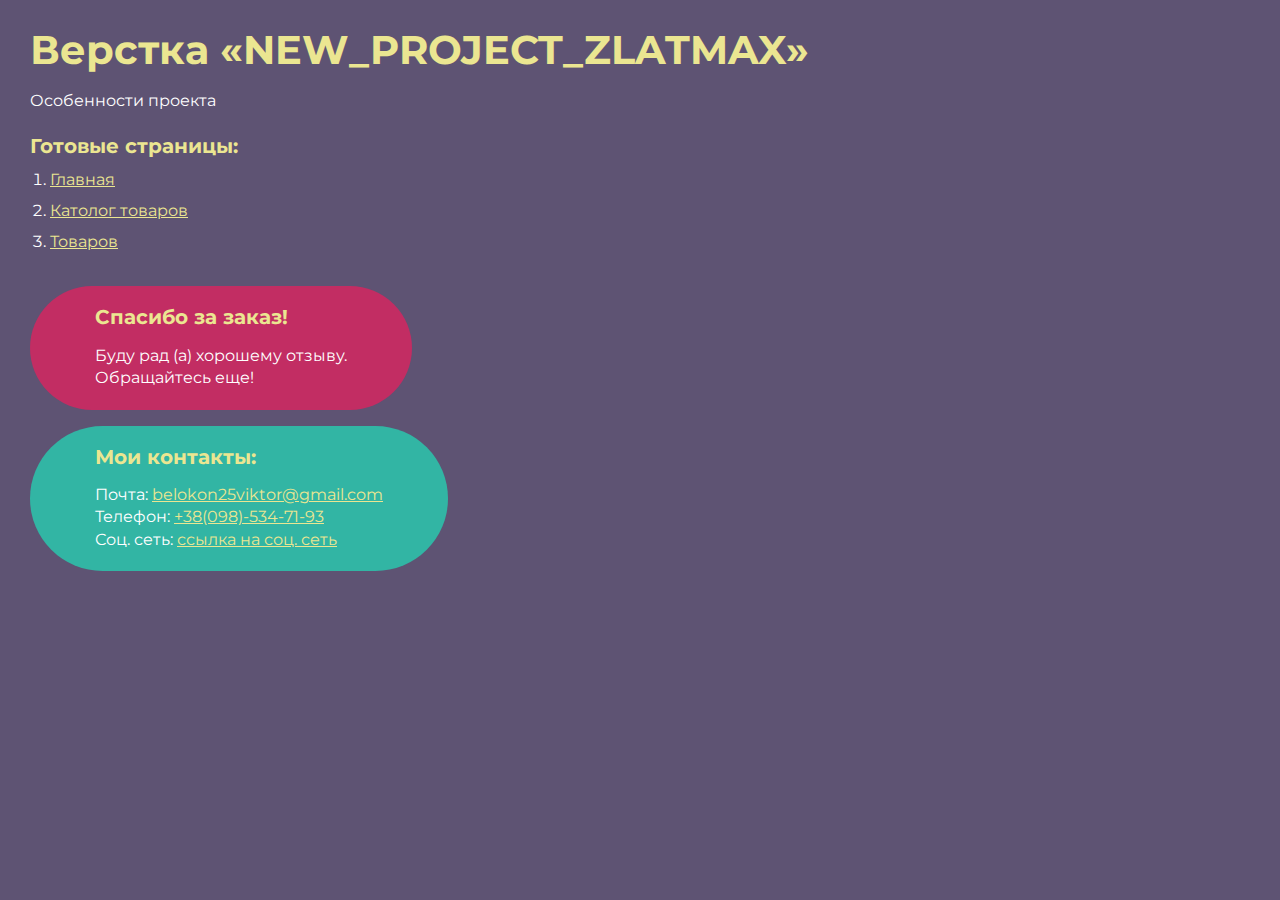
<file: index.html>
<!DOCTYPE html>
<html>

<head>
   <meta charset="UTF-8">
   <meta name="viewport" content="width=device-width, initial-scale=1.0">
   <title>Верстка «NEW_PROJECT_NAME»</title>
</head>

<body>
   <div class="rootpage">
      <h1>Верстка «NEW_PROJECT_ZLATMAX»</h1>
      <div class="rootpage__info">
         Особенности проекта
      </div>
      <h2>Готовые страницы:</h2>
      <ol class="rootpage__list">
         <li><a target="_blank" href="home.html">Главная</a></li>
         <li><a target="_blank" href="catalog.html">Католог товаров</a></li>
         <li><a target="_blank" href="product.html">Товаров</a></li>
      </ol>
<!--       <h2>Попапы:</h2>
      <ol class="rootpage__list">
         <li><a target="_blank" href="home.html#"></a></li>
      </ol> -->
      <div class="rootpage__tnx">
         <h2>Спасибо за заказ!</h2>
         <p>Буду рад (а) хорошему отзыву.</p>
         <p>Обращайтесь еще!</p>
      </div>
      <div class="rootpage__contacts">
         <h2>Мои контакты:</h2>
         <p>Почта: <a href="belokon25viktor@gmail.com">belokon25viktor@gmail.com</a></p>
         <p>Телефон: <a href="tel:380985347193">+38(098)-534-71-93</a></p>
         <p>Соц. сеть: <a href="">ссылка на соц. сеть</a></p>
      </div>
   </div>
</body>
<style>
   @charset "UTF-8";
   @import url("https://fonts.googleapis.com/css?family=Montserrat:regular,700&display=swap");

   *,
   *::before,
   *::after {
      padding: 0px;
      margin: 0px;
      border: 0px;
      box-sizing: border-box;
   }

   html,
   body {
      height: 100%;
      margin: 0;
      padding: 0;
      min-width: 320px;
      width: 100%;
      color: #fff;
      background-color: #5e5373;
   }

   body {
      font-family: Montserrat;
      font-size: 100%;
      line-height: 1;
      font-size: 1rem;
   }

   a {
      text-decoration: underline;
      color: #ebe691
   }

   a:visited {
      text-decoration: underline;
      color: #aaa768;
   }

   a:hover {
      text-decoration: none;
   }

   ul li {
      list-style: none;
   }

   img {
      vertical-align: top;
   }

   .wrapper {
      width: 100%;
      min-height: 100%;
      overflow: hidden;
   }

   .rootpage {
      padding: 30px;
      display: flex;
      flex-direction: column;
      align-items: flex-start;
   }

   @media (max-width: 767px) {
      .rootpage {
         padding: 30px 15px;
      }
   }

   h1 {
      color: #ebe691;
      font-size: 2.5rem;
      margin: 0px 0px 1.25rem 0px;
   }

   @media (max-width: 767px) {
      h1 {
         font-size: 1.85rem;
         margin: 0px 0px 1.25rem 0px;
      }
   }

   h2 {
      color: #ebe691;
      font-size: 1.25rem;
      margin: 0px 0px 1rem 0px;
   }

   @media (max-width: 767px) {
      h2 {
         font-size: 1.125rem;
         margin: 0px 0px 1rem 0px;
      }
   }

   .rootpage__info {
      line-height: 140%;
      margin: 0px 0px 1.5rem 0px;
   }

   .rootpage__list {
      margin: 0px 0px 2.25rem 1.25rem;
   }

   .rootpage__list li:not(:last-child) {
      margin: 0px 0px 15px 0px;
   }

   .rootpage__contacts,
   .rootpage__tnx {
      border-radius: 200px;
      padding: 20px 65px;
      line-height: 140%;
   }

   @media (max-width: 767px) {

      .rootpage__contacts,
      .rootpage__tnx {
         border-radius: 40px;
         padding: 20px;
      }
   }

   .rootpage__contacts {
      background: #32b5a4;

   }

   .rootpage__contacts a {
      color: #ebe691;
   }

   .rootpage__tnx {
      background: #c22d63;
      margin: 0px 0px 1rem 0px;
   }
</style>

</html>
</file>
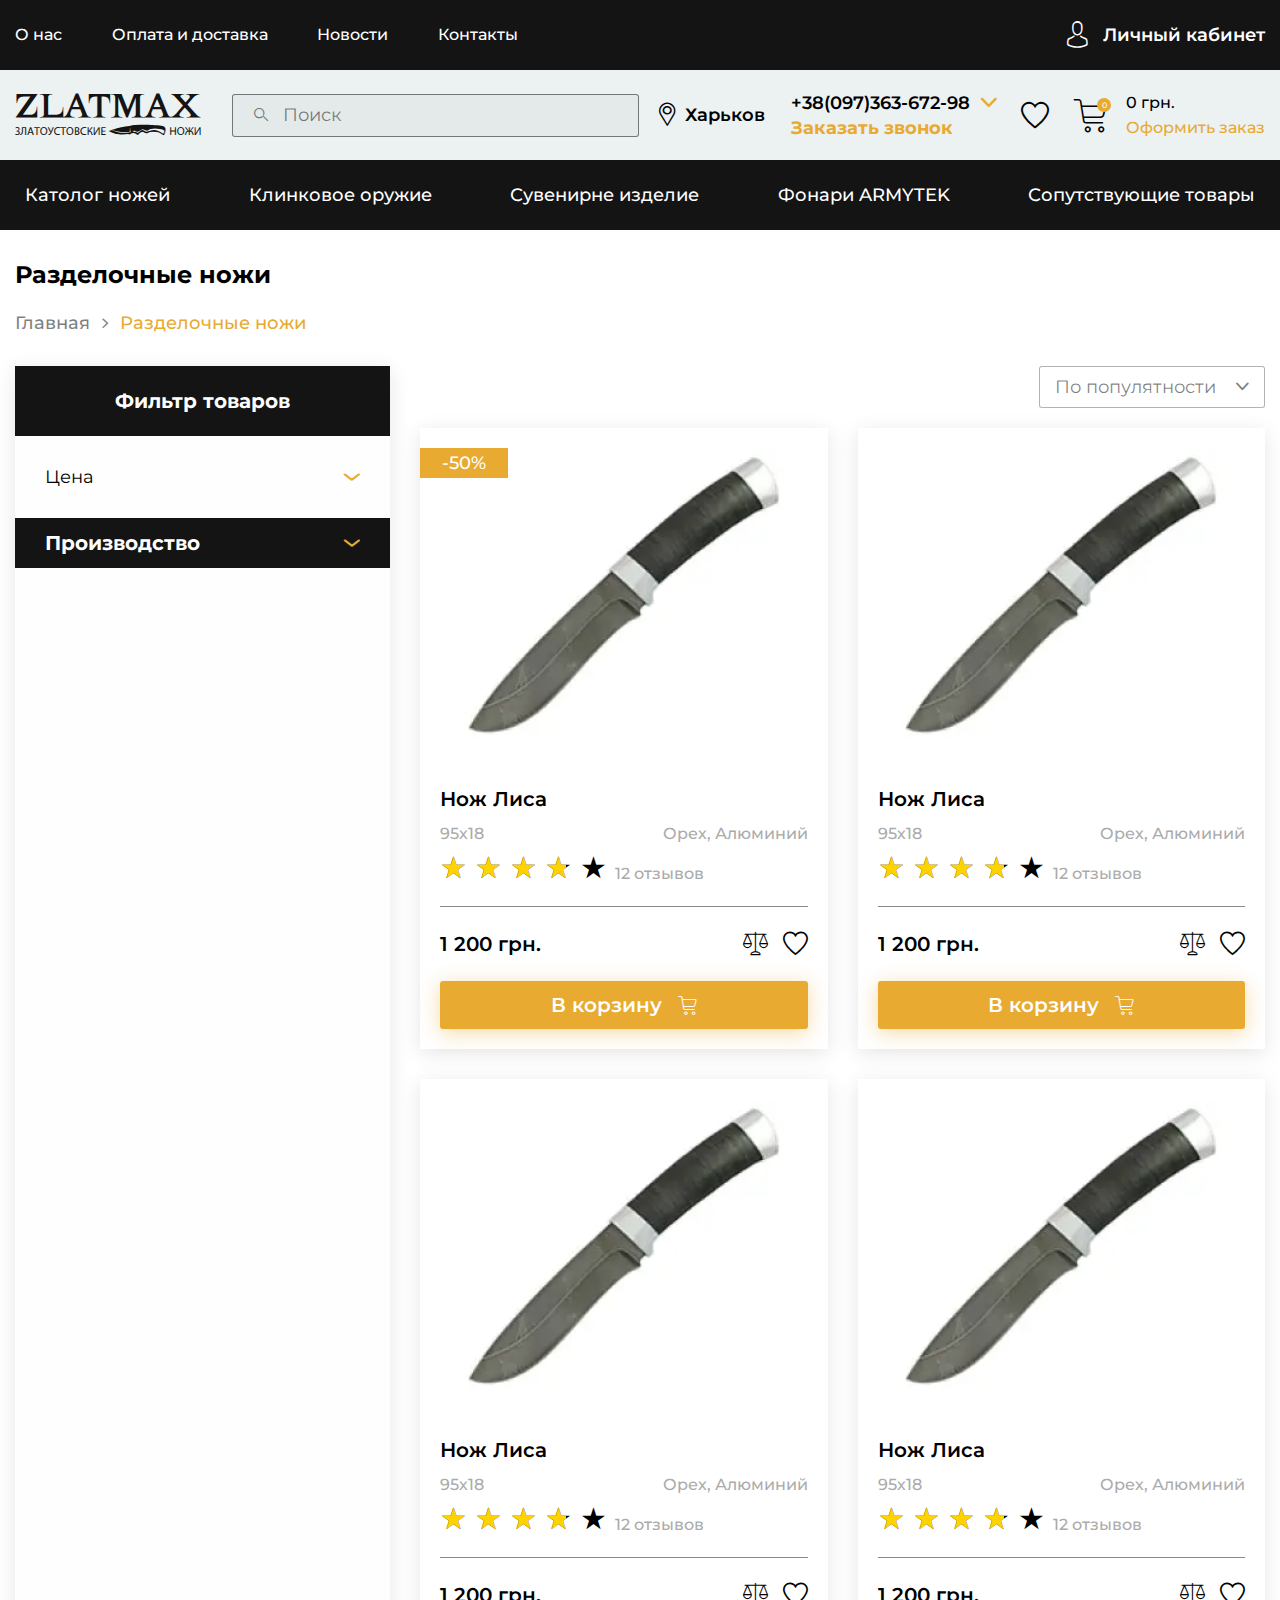
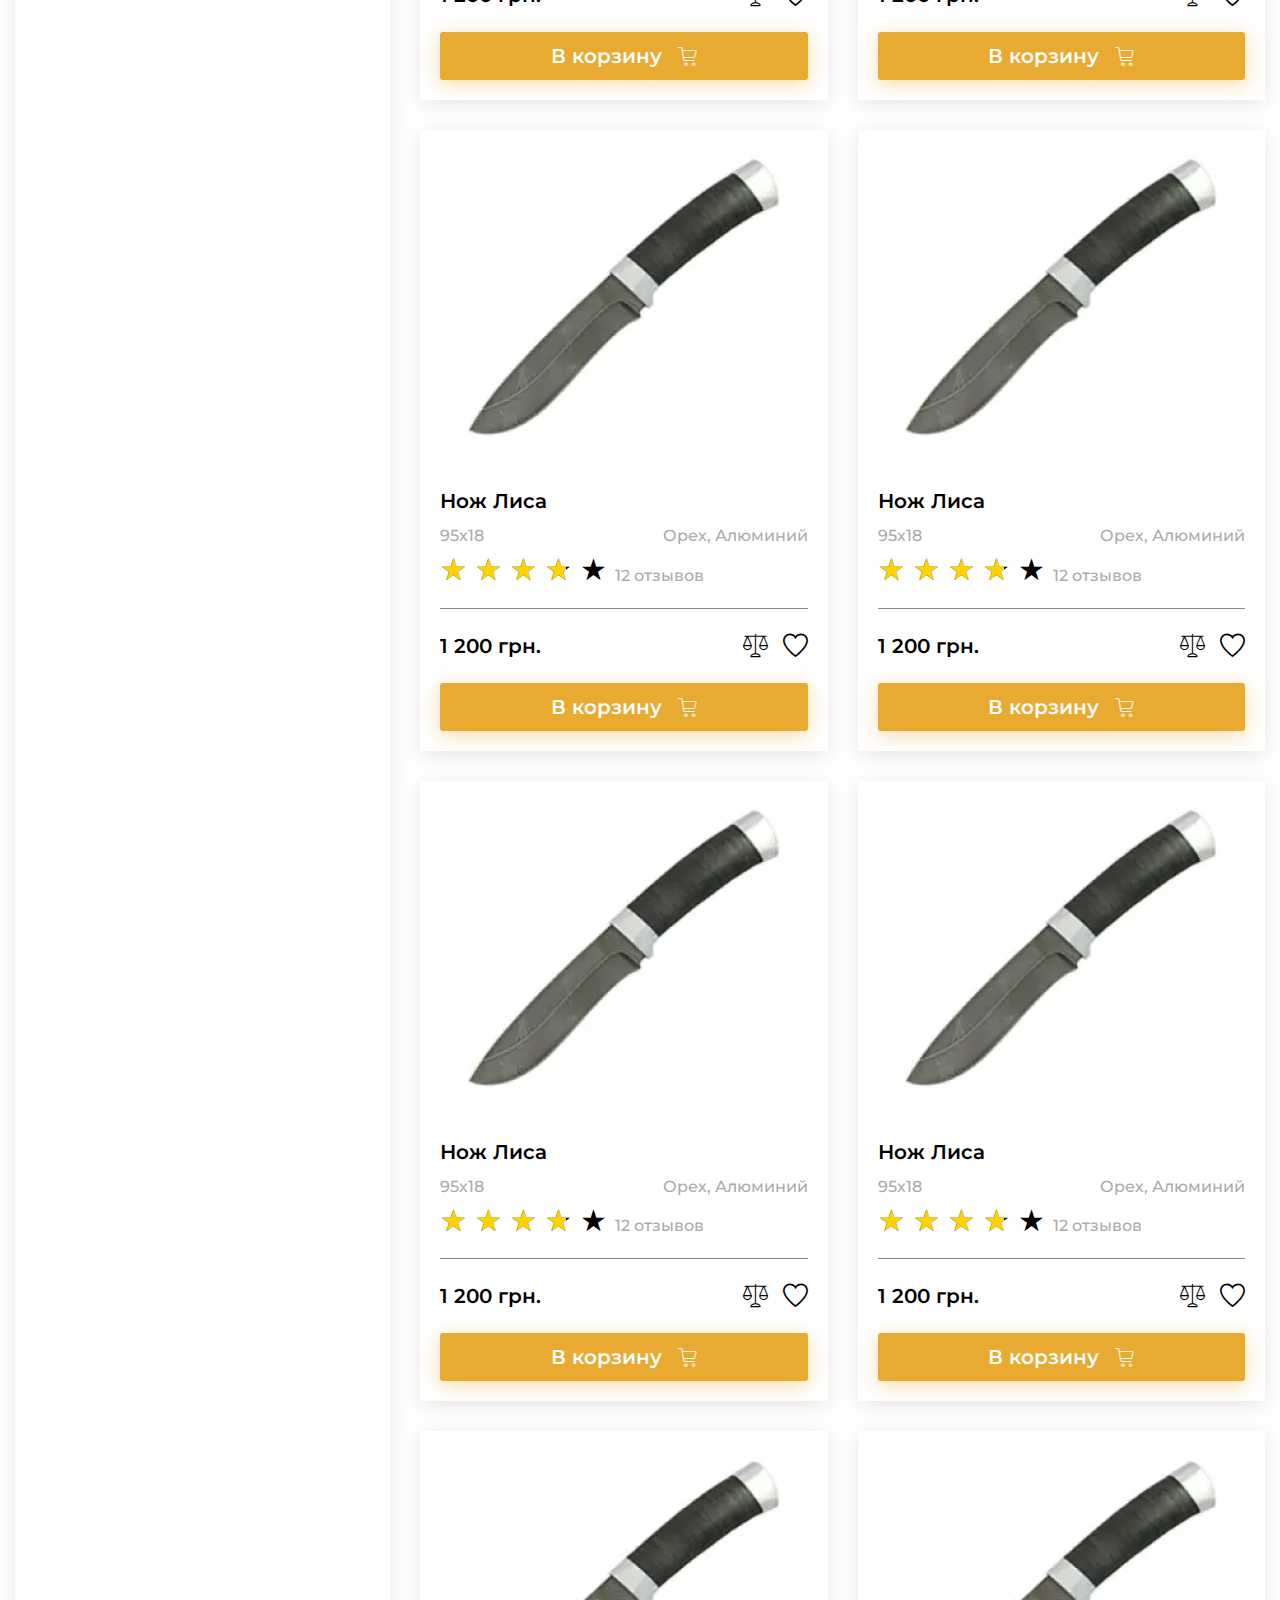
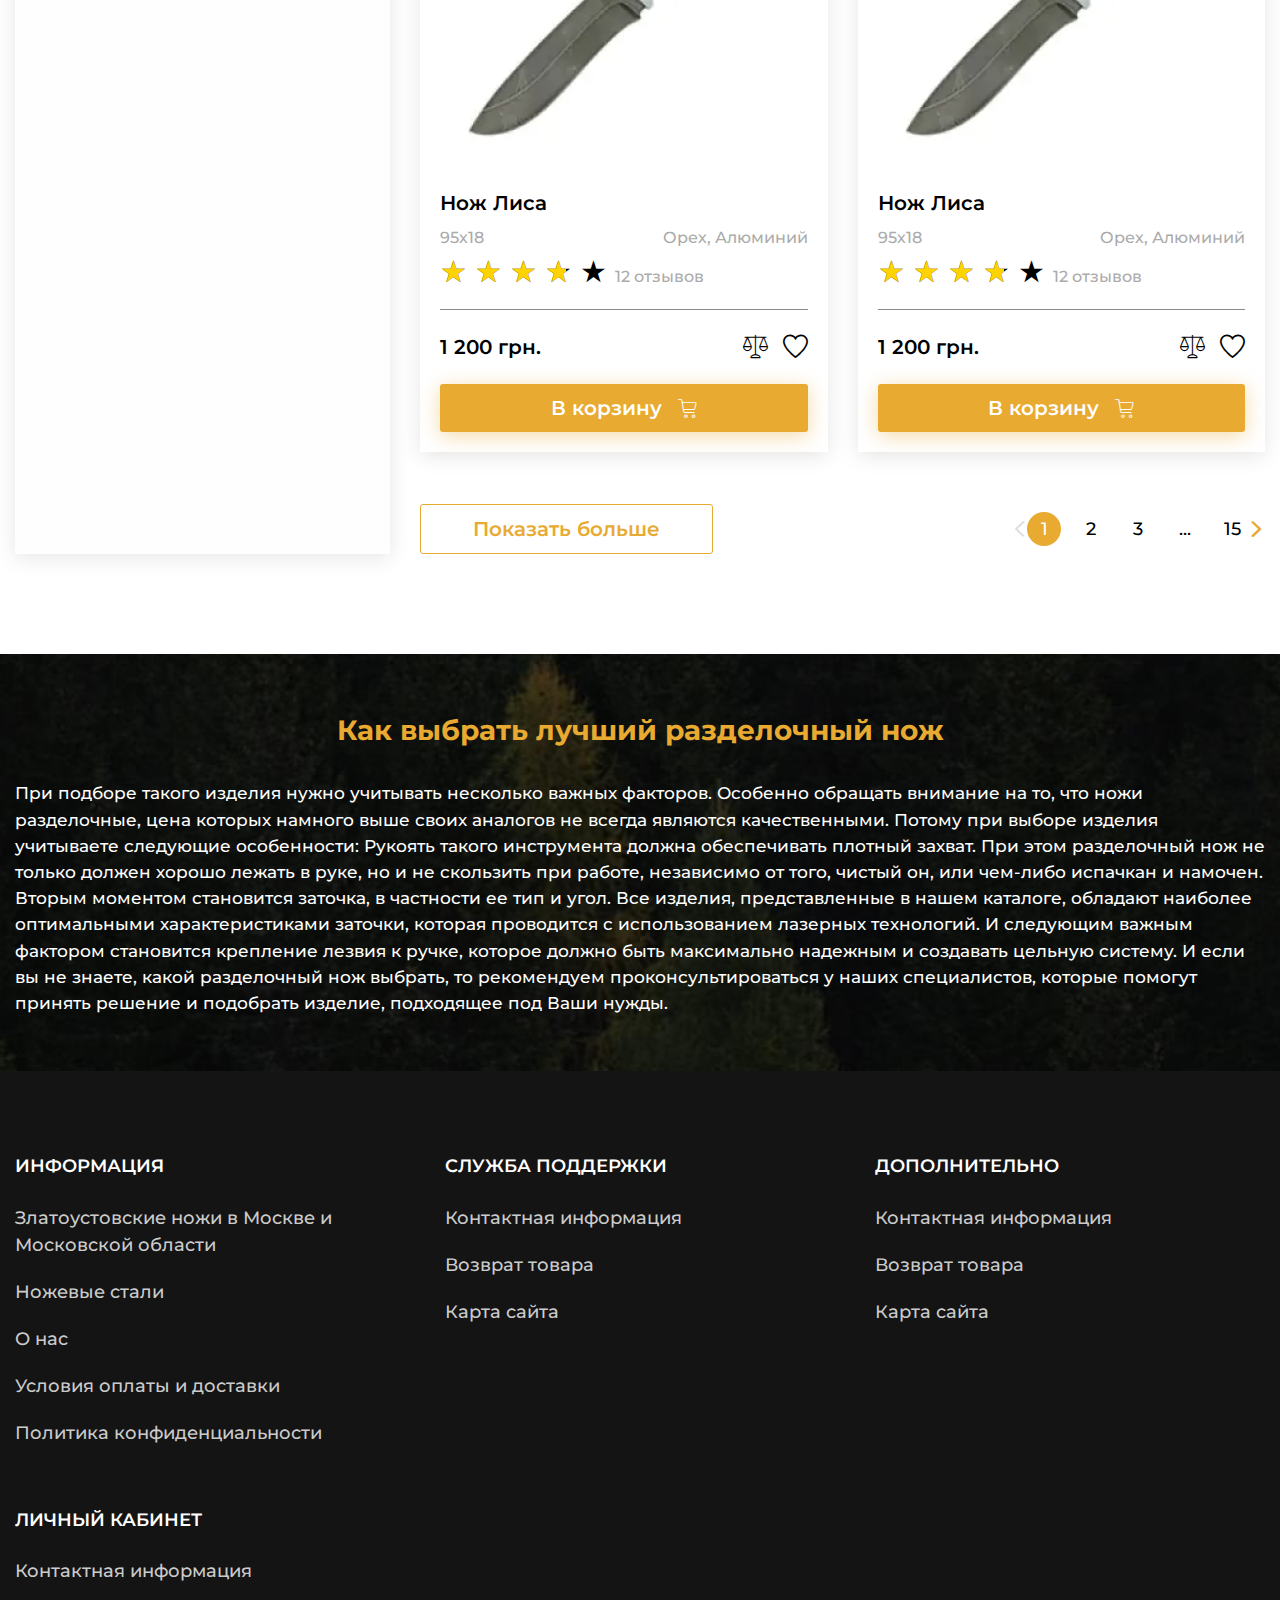
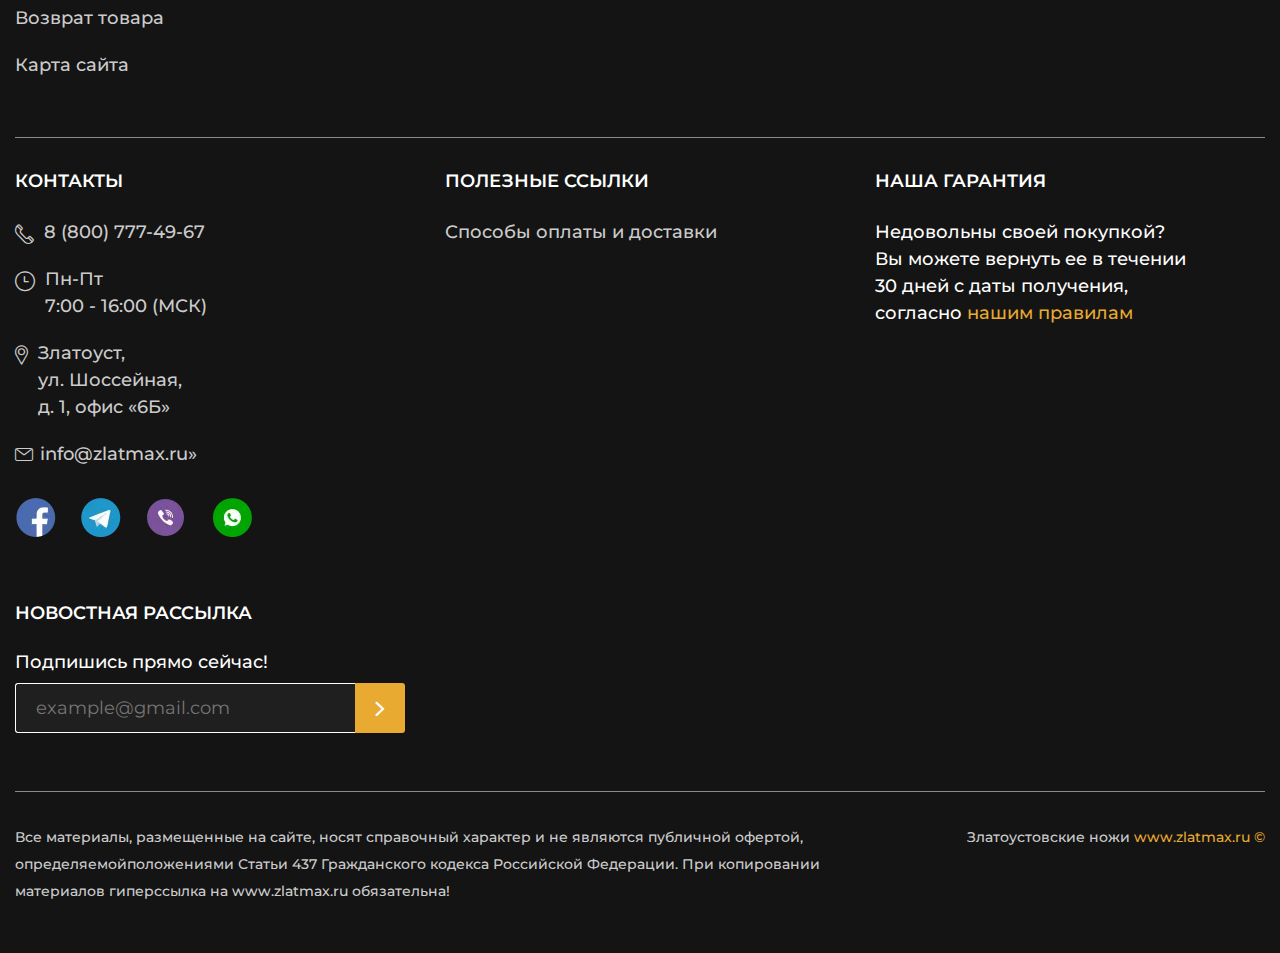
<file: catalog.html>
<!DOCTYPE html>
<html lang="ru">
<head>
   <title>Каталог</title>
   <meta charset="UTF-8">
   <meta name="format-detection" content="telephone=no">
   <!-- <style>body{opacity: 0;}</style> -->
   <link rel="stylesheet" href="css/style.min.css?_v=20230404205836">
   <!-- <link rel="shortcut icon" href="favicon.ico"> -->
   <!-- <meta name="robots" content="noindex, nofollow"> -->
   <meta name="viewport" content="width=device-width, initial-scale=1.0">
</head>

<body>
   <div class="wrapper">
      <header class="header">
   <div class="header__top top-header">
      <div class="top-header__container">
         <nav class="top-header__menu menu-top-header">
            <ul data-da=".menu__body,991.98" class="menu-top-header__list">
               <li class="menu-top-header__item menu-top-header__item_catalog""><a href="" class=" menu-top-header__link
                  menu-top-header__link_catalog _icon-arrow-bottom">Каталог товаров</a>
               </li>
               <li class="menu-top-header__item"><a href="" class="menu-top-header__link">О нас</a></li>
               <li class="menu-top-header__item"><a href="" class="menu-top-header__link">Оплата и доставка</a></li>
               <li class="menu-top-header__item"><a href="" class="menu-top-header__link">Новости</a></li>
               <li class="menu-top-header__item"><a href="" class="menu-top-header__link">Контакты</a></li>
            </ul>
         </nav>
         <a href="" class="top-header__user _icon-user"><span>Личный кабинет</span></a>
         <nav hidden class="menu">
            <button type="button" class="menu__icon icon-menu"><span></span></button>
            <div class="menu__body">
            </div>
         </nav>
      </div>
   </div>
   <div class="header__body body-header">
      <div class="body-header__container">
         <a href="" class="body-header__logo"></a>
         <div data-da=".catalog-header__container,479.98" class="body-header__search">
            <form action="#" class="search-header">
               <button type="button" class="search-header__button _icon-search"></button>
               <input autocomplete="off" type="text" name="form[]" data-error="Ошибка" placeholder="Поиск"
                  class="search-header__input">
            </form>
         </div>
         <div class="body-header__actions actions-header">
            <a href="" class="actions-header__locations _icon-location"><span>Харьков</span></a>
            <div data-da=".top-header__container,991.98,first" class="actions-header__phones phones-header">
               <div data-spollers class="phones-header__items">
                  <div class="phones-header__item">
                     <a href="tel:380973636729" class="phones-header__phone"><span>+38(097)363-672-98</span></a>
                     <button type="button" data-spoller class="phones-header__arrow _icon-arrow-bottom"></button>
                     <ul class="phones-header__list">
                        <li><a href="tel:380973636710" class="phones-header__phone">38(097)363-672-10</a></li>
                        <li><a href="tel:380973636746" class="phones-header__phone">38(097)363-672-46</a></li>
                        <li><a href="tel:380973636717" class="phones-header__phone">38(097)363-672-17</a></li>
                     </ul>
                  </div>
               </div>
               <button type="button" data-popup="callback" class="phones-header__callback">Заказать звонок</button>
            </div>
            <a href="" data-da=".top-header__container,991.98,2" class="actions-header__favorite _icon-favorite"></a>
            <a href="" data-da=".top-header__container,991.98,2" class="actions-header__cart cart-header">
               <div class="cart-header__icon _icon-cart"><span>0</span></div>
               <div class="cart-header__body">
                  <div class="cart-header__summ">0 грн.</div>
                  <div class="cart-header__link">Оформить заказ</div>
               </div>
            </a>
         </div>
      </div>
   </div>
   <div class="header__catalog catalog-header">
      <div class="catalog-header__container">
         <nav class="catalog-header__menu menu-catalog">
            <button type="button" class="menu-catalog__back _icon-back">Назад</button>
            <ul class="menu-catalog__list">
               <li class="menu-catalog__item"><a data-parent="1" class="menu-catalog__link">Католог ножей</a>
               </li>
               <li class="menu-catalog__item"><a data-parent="2" class="menu-catalog__link">Клинковое
                     оружие</a></li>
               <li class="menu-catalog__item"><a href="" class="menu-catalog__link">Сувенирне
                     изделие</a></li>
               <li class="menu-catalog__item"><a href="" class="menu-catalog__link">Фонари ARMYTEK</a>
               </li>
               <li class="menu-catalog__item"><a href="" class="menu-catalog__link">Сопутствующие
                     товары</a></li>
            </ul>
            <div class="menu-catalog__sub-menu sub-menu-catalog">
               <button type="button" class="sub-menu-catalog__back _icon-back">Назад</button>
               <div class="sub-menu-catalog__container">
                  <div hidden data-submenu="1" class="sub-menu-catalog__block">
                     <div class="sub-menu-catalog__category">
                        <a href="" class="sub-menu-catalog__link-category">Категория ножей</a>
                     </div>
                     <div class="sub-menu-catalog__category">
                        <a href="" class="sub-menu-catalog__link-category">Производство ножей</a>
                     </div>
                     <div class="sub-menu-catalog__category">
                        <a href="" class="sub-menu-catalog__link-category">Ножи по маркам стали</a>
                     </div>
                     <div class="sub-menu-catalog__category">
                        <a href="" class="sub-menu-catalog__link-category">Заточка и полировка ножей</a>
                     </div>
                     <div class="sub-menu-catalog__category">
                        <a href="" class="sub-menu-catalog__link-category">Ножевая мастерская</a>
                     </div>
                     <ul class="sub-menu-catalog__list">
                        <li class="sub-menu-catalog__item"><a href="" class="sub-menu-catalog__link">Разделочные
                              ножи</a></li>
                        <li class="sub-menu-catalog__item"><a href="" class="sub-menu-catalog__link">Турестические
                              ножи</a></li>
                        <li class="sub-menu-catalog__item"><a href="" class="sub-menu-catalog__link">Ножи
                              охотничьи</a>
                        </li>
                        <li class="sub-menu-catalog__item"><a href="" class="sub-menu-catalog__link">Булатные
                              ножи</a>
                        </li>
                        <li class="sub-menu-catalog__item"><a href="" class="sub-menu-catalog__link">Ножи из
                              дамаска</a>
                        </li>
                        <li class="sub-menu-catalog__item"><a href="" class="sub-menu-catalog__link">Тактического
                              назначения</a></li>
                        <li class="sub-menu-catalog__item"><a href="" class="sub-menu-catalog__link">Метательные
                              ножи</a></li>
                        <li class="sub-menu-catalog__item"><a href="" class="sub-menu-catalog__link">Мачете и
                              кукри</a>
                        </li <li class="sub-menu-catalog__item"><a href="" class="sub-menu-catalog__link">Ножи
                           кухонные</a></li>
                     </ul>
                     <ul class="sub-menu-catalog__list">
                        <li class="sub-menu-catalog__item"><a href="" class="sub-menu-catalog__link">Ножи АИР</a>
                        </li>
                        <li class="sub-menu-catalog__item"><a href="" class="sub-menu-catalog__link">Ножи ЗИК</a>
                        </li>
                        <li class="sub-menu-catalog__item"><a href="" class="sub-menu-catalog__link">Ножи
                              ЗЗОСС</a>
                        </li>
                        <li class="sub-menu-catalog__item"><a href="" class="sub-menu-catalog__link">Ножи
                              РОСоружие</a></li>
                        <li class="sub-menu-catalog__item"><a href="" class="sub-menu-catalog__link">Ножи
                              Оружейник</a></li>
                        <li class="sub-menu-catalog__item"><a href="" class="sub-menu-catalog__link">Булат Сергея
                              Баранова</a></li>
                        <li class="sub-menu-catalog__item"><a href="" class="sub-menu-catalog__link">Булат Андрея
                              Умерова</a></li>
                        <li class="sub-menu-catalog__item"><a href="" class="sub-menu-catalog__link">Ножи
                              Златко</a>
                        </li>
                        <li class="sub-menu-catalog__item"><a href="" class="sub-menu-catalog__link">Ножи
                              Стиль-М</a>
                        </li>
                        <li class="sub-menu-catalog__item"><a href="" class="sub-menu-catalog__link">Оружейная
                              компания</a></li>
                     </ul>
                     <ul class="sub-menu-catalog__list">
                        <li class="sub-menu-catalog__item"><a href="" class="sub-menu-catalog__link">Ножи из стали
                              40х102С2М</a></li>
                        <li class="sub-menu-catalog__item"><a href="" class="sub-menu-catalog__link">Ножи из стали
                              95х18</a></li>
                        <li class="sub-menu-catalog__item"><a href="" class="sub-menu-catalog__link">Ножи из стали
                              100х13м</a>
                        </li>
                        <li class="sub-menu-catalog__item"><a href="" class="sub-menu-catalog__link">Булатные
                              ножи</a>
                        </li>
                        <li class="sub-menu-catalog__item"><a href="" class="sub-menu-catalog__link">Ножи из
                              дамаска</a>
                        </li>
                        <li class="sub-menu-catalog__item"><a href="" class="sub-menu-catalog__link">Тактического
                              назначения</a></li>
                        <li class="sub-menu-catalog__item"><a href="" class="sub-menu-catalog__link">Метательные
                              ножи</a></li>
                        <li class="sub-menu-catalog__item"><a href="" class="sub-menu-catalog__link">Мачете и
                              кукри</a>
                        </li <li class="sub-menu-catalog__item"><a href="" class="sub-menu-catalog__link">Ножи
                           кухонные</a></li>
                     </ul>
                     <ul class="sub-menu-catalog__list">
                        <li class="sub-menu-catalog__item"><a href="" class="sub-menu-catalog__link">Паста ГОИ</a>
                        </li>
                        <li class="sub-menu-catalog__item"><a href="" class="sub-menu-catalog__link">Алмазная
                              паста</a></li>
                        <li class="sub-menu-catalog__item"><a href="" class="sub-menu-catalog__link">Бруски и
                              камни
                              для заточки</a>
                        </li>
                        <li class="sub-menu-catalog__item"><a href="" class="sub-menu-catalog__link">Заточные
                              системы</a>
                        </li>
                     </ul>
                     <ul class="sub-menu-catalog__list">
                        <li class="sub-menu-catalog__item"><a href="" class="sub-menu-catalog__link">Ножевые
                              клинки</a></li>
                        <li class="sub-menu-catalog__item"><a href="" class="sub-menu-catalog__link">Загатовки для
                              ножей</a></li>
                        <li class="sub-menu-catalog__item"><a href="" class="sub-menu-catalog__link">Литье для
                              ножей</a>
                        </li>
                        <li class="sub-menu-catalog__item"><a href="" class="sub-menu-catalog__link">Материалы для
                              рукоятей</a>
                        </li>
                        <li class="sub-menu-catalog__item"><a href="" class="sub-menu-catalog__link">Уход за
                              рукоятиями ножей</a>
                        </li>
                     </ul>
                     <div class="sub-menu-catalog__footer">
                        <a href="" class="sub-menu-catalog__all">Смотреть все</a>
                     </div>
                     <div class="sub-menu-catalog__footer">
                        <a href="" class="sub-menu-catalog__all">Смотреть все</a>
                     </div>
                     <div class="sub-menu-catalog__footer">
                        <a href="" class="sub-menu-catalog__all">Смотреть все</a>
                     </div>
                     <div class="sub-menu-catalog__footer">
                        <a href="" class="sub-menu-catalog__all">Смотреть все</a>
                     </div>
                     <div class="sub-menu-catalog__footer">
                        <a href="" class="sub-menu-catalog__all">Смотреть все</a>
                     </div>
                  </div>
                  <div hidden data-submenu="2" class="sub-menu-catalog__block">
                     <div class="sub-menu-catalog__category">
                        <a href="" class="sub-menu-catalog__link-category">Категория ножей</a>
                     </div>
                     <div class="sub-menu-catalog__category">
                        <a href="" class="sub-menu-catalog__link-category">Производство ножей</a>
                     </div>
                     <div class="sub-menu-catalog__category">
                        <a href="" class="sub-menu-catalog__link-category">Заточка и полировка ножей</a>
                     </div>
                     <ul class="sub-menu-catalog__list">
                        <li class="sub-menu-catalog__item"><a href="" class="sub-menu-catalog__link">Разделочные
                              ножи</a></li>
                        <li class="sub-menu-catalog__item"><a href="" class="sub-menu-catalog__link">Турестические
                              ножи</a></li>
                        <li class="sub-menu-catalog__item"><a href="" class="sub-menu-catalog__link">Ножи
                              охотничьи</a>
                        </li>
                        <li class="sub-menu-catalog__item"><a href="" class="sub-menu-catalog__link">Булатные
                              ножи</a>
                        </li>
                        <li class="sub-menu-catalog__item"><a href="" class="sub-menu-catalog__link">Ножи из
                              дамаска</a>
                        </li>
                        <li class="sub-menu-catalog__item"><a href="" class="sub-menu-catalog__link">Тактического
                              назначения</a></li>
                        <li class="sub-menu-catalog__item"><a href="" class="sub-menu-catalog__link">Метательные
                              ножи</a></li>
                        <li class="sub-menu-catalog__item"><a href="" class="sub-menu-catalog__link">Мачете и
                              кукри</a>
                        </li <li class="sub-menu-catalog__item"><a href="" class="sub-menu-catalog__link">Ножи
                           кухонные</a></li>
                     </ul>
                     <ul class="sub-menu-catalog__list">
                        <li class="sub-menu-catalog__item"><a href="" class="sub-menu-catalog__link">Ножи АИР</a>
                        </li>
                        <li class="sub-menu-catalog__item"><a href="" class="sub-menu-catalog__link">Ножи ЗИК</a>
                        </li>
                        <li class="sub-menu-catalog__item"><a href="" class="sub-menu-catalog__link">Ножи ЗЗОСС</a>
                        </li>
                        <li class="sub-menu-catalog__item"><a href="" class="sub-menu-catalog__link">Ножи
                              РОСоружие</a></li>
                        <li class="sub-menu-catalog__item"><a href="" class="sub-menu-catalog__link">Ножи
                              Оружейник</a></li>
                        <li class="sub-menu-catalog__item"><a href="" class="sub-menu-catalog__link">Булат Сергея
                              Баранова</a></li>
                        <li class="sub-menu-catalog__item"><a href="" class="sub-menu-catalog__link">Булат Андрея
                              Умерова</a></li>
                        <li class="sub-menu-catalog__item"><a href="" class="sub-menu-catalog__link">Ножи Златко</a>
                        </li>
                        <li class="sub-menu-catalog__item"><a href="" class="sub-menu-catalog__link">Ножи Стиль-М</a>
                        </li>
                        <li class="sub-menu-catalog__item"><a href="" class="sub-menu-catalog__link">Оружейная
                              компания</a></li>
                     </ul>
                     <ul class="sub-menu-catalog__list">
                        <li class="sub-menu-catalog__item"><a href="" class="sub-menu-catalog__link">Ножевые
                              клинки</a></li>
                        <li class="sub-menu-catalog__item"><a href="" class="sub-menu-catalog__link">Загатовки для
                              ножей</a></li>
                        <li class="sub-menu-catalog__item"><a href="" class="sub-menu-catalog__link">Литье для
                              ножей</a>
                        </li>
                        <li class="sub-menu-catalog__item"><a href="" class="sub-menu-catalog__link">Материалы для
                              рукоятей</a>
                        </li>
                        <li class="sub-menu-catalog__item"><a href="" class="sub-menu-catalog__link">Уход за
                              рукоятиями ножей</a>
                        </li>
                     </ul>
                     <div class="sub-menu-catalog__footer">
                        <a href="" class="sub-menu-catalog__all">Смотреть все</a>
                     </div>
                     <div class="sub-menu-catalog__footer">
                        <a href="" class="sub-menu-catalog__all">Смотреть все</a>
                     </div>
                     <div class="sub-menu-catalog__footer">
                        <a href="" class="sub-menu-catalog__all">Смотреть все</a>
                     </div>
                  </div>
               </div>
            </div>
         </nav>
      </div>
   </div>
</header>
      <main class="page page__inner">
         <div class="page__header">
            <div class="page__container">
               <h1 class="page__title title">Разделочные ножи</h1>
               <nav class="page__breadcrums breadcrums">
                  <ul class="breadcrums__list">
                     <li class="breadcrums__item">
                        <a href="" class="breadcrums__link">Главная</a>
                     </li>
                     <li class="breadcrums__item">
                        <span href="" class="breadcrums__current">Разделочные ножи</ы>
                     </li>
                  </ul>
               </nav>
            </div>
         </div>
         <div class="catalog">
            <div class="catalog__container">
               <div class="catalog__body">
                  <div class="catalog__filter filter-catalog">
                     <button type="button" class="filter-catalog__title">Фильтр товаров</button>
                     <div data-spollers class="filter-catalog__items">
                        <div class="filter-catalog__price price-filter">
                           <button type="button" data-spoller class="price-filter__title _icon-spoller-arrow">Цена</button>
                           <div data-range class="price-filter__body">
                              <div class="price-filter__inputs">
                                 <input data-range-from="0" autocomplete="off" type="text" value="500" name="form[]" class="price-filter__input">
                                 <input data-range-to="5000" autocomplete="off" type="text" value="1000" name="form[]" class="price-filter__input">
                              </div>
                              <div data-range-item class="price-filter__range"></div>
                           </div>
                        </div>
                        <div class="filter-catalog__item item-filter-catalog">
                           <button type="button" data-spoller class="item-filter-catalog__title _icon-spoller-arrow">Производство</button>
                           <div class="item-filter-catalog__body">
                              <div class="item-filter-catalog__checkbox checkbox">
                                 <input id="c_1" data-error="Ошибка" class="checkbox__input" type="checkbox" value="1" name="form[]">
                                 <label for="c_1" class="checkbox__label"><span class="checkbox__text">АиР <small>(250)</small></span></label>
                              </div>
                              <div class="item-filter-catalog__checkbox checkbox">
                                 <input id="c_2" data-error="Ошибка" class="checkbox__input" type="checkbox" value="1" name="form[]">
                                 <label for="c_2" class="checkbox__label"><span class="checkbox__text">Булат Сергея Баранова <small>(25)</small></span></label>
                              </div>
                              <div class="item-filter-catalog__checkbox checkbox">
                                 <input id="c_3" data-error="Ошибка" class="checkbox__input" type="checkbox" value="1" name="form[]">
                                 <label for="c_3" class="checkbox__label"><span class="checkbox__text">Булат Умерова <small>(265)</small></span></label>
                              </div>
                              <div class="item-filter-catalog__checkbox checkbox">
                                 <input id="c_4" data-error="Ошибка" class="checkbox__input" type="checkbox" value="1" name="form[]">
                                 <label for="c_4" class="checkbox__label"><span class="checkbox__text">ЗЗОСС <small>(250)</small></span></label>
                              </div>
                              <div class="item-filter-catalog__checkbox checkbox">
                                 <input id="c_5" data-error="Ошибка" class="checkbox__input" type="checkbox" value="1" name="form[]">
                                 <label for="c_5" class="checkbox__label"><span class="checkbox__text">ЗИК <small>(150)</small></span></label>
                              </div>
                              <div class="item-filter-catalog__checkbox checkbox">
                                 <input id="c_6" data-error="Ошибка" class="checkbox__input" type="checkbox" value="1" name="form[]">
                                 <label for="c_6" class="checkbox__label"><span class="checkbox__text">ЗЗОСС <small>(178)</small></span></label>
                              </div>
                              <div class="item-filter-catalog__checkbox checkbox">
                                 <input id="c_7" data-error="Ошибка" class="checkbox__input" type="checkbox" value="1" name="form[]">
                                 <label for="c_7" class="checkbox__label"><span class="checkbox__text">ЗЛАТКО <small>(25)</small></span></label>
                              </div>
                           </div>
                        </div>
                     </div>

                  </div>
                  <div class="catalog__content">
                     <div class="catalog__control">
                        <select name="form[]" class="control">
                           <option value="1" selected>По популятности</option>
                           <option value="2">По названию</option>
                           <option value="3">По убыванию цены</option>
                           <option value="4">По возрастанию цены</option>
                        </select>
                     </div>
                     <div class="catalog__products">
                        <article class="product-card">
                           <div class="product-card__sale">-50%</div>
                           <a href="product.html" class="product-card__image">
                              <span class="product-card__item-image-ibg product-card__item-image-ibg_contain">
                                 <picture><source srcset="img/product-card/image.webp" type="image/webp"><img src="img/product-card/image.jpg" alt="Картинка"></picture>
                              </span>
                           </a>
                           <div class="product-card__body">
                              <h4 class="product-card__title">
                                 <a href="product.html" class="product-card__link-title">Нож Лиса</a>
                              </h4>
                              <div class="product-card__info info-product-card">
                                 <div class="info-product-card__size">95х18</div>
                                 <div class="info-product-card__materials">Орех, Алюминий</div>
                              </div>
                              <div class="product-card__rating rating rating_set">
                                 <div class="rating__body">
                                    <div class="rating__active"></div>
                                    <div class="rating__items">
                                       <input type="radio" class="rating__item" value="1" name="rating">
                                       <input type="radio" class="rating__item" value="2" name="rating">
                                       <input type="radio" class="rating__item" value="3" name="rating">
                                       <input type="radio" class="rating__item" value="4" name="rating">
                                       <input type="radio" class="rating__item" value="5" name="rating">
                                    </div>
                                 </div>
                                 <div class="rating__value">3.6</div>
                                 <div class="rating__info">12 отзывов</div>
                              </div>
                              <div class="product-card__footer">
                                 <div class="product-card__price">1 200 грн.</div>
                                 <a href="" class="product-card__compare _icon-compare"></a>
                                 <a href="" class="product-card__favorite _icon-favorite"></a>
                              </div>
                              <button type="button" class="product-card__cart button"><span class="_icon-cart">В
                                    корзину</span></button>
                           </div>
                        </article>
                        <article class="product-card">
                           <a href="" class="product-card__image">
                              <span class="product-card__item-image-ibg product-card__item-image-ibg_contain">
                                 <picture><source srcset="img/product-card/image.webp" type="image/webp"><img src="img/product-card/image.jpg" alt="Картинка"></picture>
                              </span>
                           </a>
                           <div class="product-card__body">
                              <h4 class="product-card__title">
                                 <a href="" class="product-card__link-title">Нож Лиса</a>
                              </h4>
                              <div class="product-card__info info-product-card">
                                 <div class="info-product-card__size">95х18</div>
                                 <div class="info-product-card__materials">Орех, Алюминий</div>
                              </div>
                              <div class="product-card__rating rating rating_set">
                                 <div class="rating__body">
                                    <div class="rating__active"></div>
                                    <div class="rating__items">
                                       <input type="radio" class="rating__item" value="1" name="rating">
                                       <input type="radio" class="rating__item" value="2" name="rating">
                                       <input type="radio" class="rating__item" value="3" name="rating">
                                       <input type="radio" class="rating__item" value="4" name="rating">
                                       <input type="radio" class="rating__item" value="5" name="rating">
                                    </div>
                                 </div>
                                 <div class="rating__value">3.6</div>
                                 <div class="rating__info">12 отзывов</div>
                              </div>
                              <div class="product-card__footer">
                                 <div class="product-card__price">1 200 грн.</div>
                                 <a href="" class="product-card__compare _icon-compare"></a>
                                 <a href="" class="product-card__favorite _icon-favorite"></a>
                              </div>
                              <button type="button" class="product-card__cart button"><span class="_icon-cart">В
                                    корзину</span></button>
                           </div>
                        </article>
                        <article class="product-card">
                           <a href="" class="product-card__image">
                              <span class="product-card__item-image-ibg product-card__item-image-ibg_contain">
                                 <picture><source srcset="img/product-card/image.webp" type="image/webp"><img src="img/product-card/image.jpg" alt="Картинка"></picture>
                              </span>
                           </a>
                           <div class="product-card__body">
                              <h4 class="product-card__title">
                                 <a href="" class="product-card__link-title">Нож Лиса</a>
                              </h4>
                              <div class="product-card__info info-product-card">
                                 <div class="info-product-card__size">95х18</div>
                                 <div class="info-product-card__materials">Орех, Алюминий</div>
                              </div>
                              <div class="product-card__rating rating rating_set">
                                 <div class="rating__body">
                                    <div class="rating__active"></div>
                                    <div class="rating__items">
                                       <input type="radio" class="rating__item" value="1" name="rating">
                                       <input type="radio" class="rating__item" value="2" name="rating">
                                       <input type="radio" class="rating__item" value="3" name="rating">
                                       <input type="radio" class="rating__item" value="4" name="rating">
                                       <input type="radio" class="rating__item" value="5" name="rating">
                                    </div>
                                 </div>
                                 <div class="rating__value">3.6</div>
                                 <div class="rating__info">12 отзывов</div>
                              </div>
                              <div class="product-card__footer">
                                 <div class="product-card__price">1 200 грн.</div>
                                 <a href="" class="product-card__compare _icon-compare"></a>
                                 <a href="" class="product-card__favorite _icon-favorite"></a>
                              </div>
                              <button type="button" class="product-card__cart button"><span class="_icon-cart">В
                                    корзину</span></button>
                           </div>
                        </article>
                        <article class="product-card">
                           <a href="" class="product-card__image">
                              <span class="product-card__item-image-ibg product-card__item-image-ibg_contain">
                                 <picture><source srcset="img/product-card/image.webp" type="image/webp"><img src="img/product-card/image.jpg" alt="Картинка"></picture>
                              </span>
                           </a>
                           <div class="product-card__body">
                              <h4 class="product-card__title">
                                 <a href="" class="product-card__link-title">Нож Лиса</a>
                              </h4>
                              <div class="product-card__info info-product-card">
                                 <div class="info-product-card__size">95х18</div>
                                 <div class="info-product-card__materials">Орех, Алюминий</div>
                              </div>
                              <div class="product-card__rating rating rating_set">
                                 <div class="rating__body">
                                    <div class="rating__active"></div>
                                    <div class="rating__items">
                                       <input type="radio" class="rating__item" value="1" name="rating">
                                       <input type="radio" class="rating__item" value="2" name="rating">
                                       <input type="radio" class="rating__item" value="3" name="rating">
                                       <input type="radio" class="rating__item" value="4" name="rating">
                                       <input type="radio" class="rating__item" value="5" name="rating">
                                    </div>
                                 </div>
                                 <div class="rating__value">3.6</div>
                                 <div class="rating__info">12 отзывов</div>
                              </div>
                              <div class="product-card__footer">
                                 <div class="product-card__price">1 200 грн.</div>
                                 <a href="" class="product-card__compare _icon-compare"></a>
                                 <a href="" class="product-card__favorite _icon-favorite"></a>
                              </div>
                              <button type="button" class="product-card__cart button"><span class="_icon-cart">В
                                    корзину</span></button>
                           </div>
                        </article>
                        <article class="product-card">
                           <a href="" class="product-card__image">
                              <span class="product-card__item-image-ibg product-card__item-image-ibg_contain">
                                 <picture><source srcset="img/product-card/image.webp" type="image/webp"><img src="img/product-card/image.jpg" alt="Картинка"></picture>
                              </span>
                           </a>
                           <div class="product-card__body">
                              <h4 class="product-card__title">
                                 <a href="" class="product-card__link-title">Нож Лиса</a>
                              </h4>
                              <div class="product-card__info info-product-card">
                                 <div class="info-product-card__size">95х18</div>
                                 <div class="info-product-card__materials">Орех, Алюминий</div>
                              </div>
                              <div class="product-card__rating rating rating_set">
                                 <div class="rating__body">
                                    <div class="rating__active"></div>
                                    <div class="rating__items">
                                       <input type="radio" class="rating__item" value="1" name="rating">
                                       <input type="radio" class="rating__item" value="2" name="rating">
                                       <input type="radio" class="rating__item" value="3" name="rating">
                                       <input type="radio" class="rating__item" value="4" name="rating">
                                       <input type="radio" class="rating__item" value="5" name="rating">
                                    </div>
                                 </div>
                                 <div class="rating__value">3.6</div>
                                 <div class="rating__info">12 отзывов</div>
                              </div>
                              <div class="product-card__footer">
                                 <div class="product-card__price">1 200 грн.</div>
                                 <a href="" class="product-card__compare _icon-compare"></a>
                                 <a href="" class="product-card__favorite _icon-favorite"></a>
                              </div>
                              <button type="button" class="product-card__cart button"><span class="_icon-cart">В
                                    корзину</span></button>
                           </div>
                        </article>
                        <article class="product-card">
                           <a href="" class="product-card__image">
                              <span class="product-card__item-image-ibg product-card__item-image-ibg_contain">
                                 <picture><source srcset="img/product-card/image.webp" type="image/webp"><img src="img/product-card/image.jpg" alt="Картинка"></picture>
                              </span>
                           </a>
                           <div class="product-card__body">
                              <h4 class="product-card__title">
                                 <a href="" class="product-card__link-title">Нож Лиса</a>
                              </h4>
                              <div class="product-card__info info-product-card">
                                 <div class="info-product-card__size">95х18</div>
                                 <div class="info-product-card__materials">Орех, Алюминий</div>
                              </div>
                              <div class="product-card__rating rating rating_set">
                                 <div class="rating__body">
                                    <div class="rating__active"></div>
                                    <div class="rating__items">
                                       <input type="radio" class="rating__item" value="1" name="rating">
                                       <input type="radio" class="rating__item" value="2" name="rating">
                                       <input type="radio" class="rating__item" value="3" name="rating">
                                       <input type="radio" class="rating__item" value="4" name="rating">
                                       <input type="radio" class="rating__item" value="5" name="rating">
                                    </div>
                                 </div>
                                 <div class="rating__value">3.6</div>
                                 <div class="rating__info">12 отзывов</div>
                              </div>
                              <div class="product-card__footer">
                                 <div class="product-card__price">1 200 грн.</div>
                                 <a href="" class="product-card__compare _icon-compare"></a>
                                 <a href="" class="product-card__favorite _icon-favorite"></a>
                              </div>
                              <button type="button" class="product-card__cart button"><span class="_icon-cart">В
                                    корзину</span></button>
                           </div>
                        </article>
                        <article class="product-card">
                           <a href="" class="product-card__image">
                              <span class="product-card__item-image-ibg product-card__item-image-ibg_contain">
                                 <picture><source srcset="img/product-card/image.webp" type="image/webp"><img src="img/product-card/image.jpg" alt="Картинка"></picture>
                              </span>
                           </a>
                           <div class="product-card__body">
                              <h4 class="product-card__title">
                                 <a href="" class="product-card__link-title">Нож Лиса</a>
                              </h4>
                              <div class="product-card__info info-product-card">
                                 <div class="info-product-card__size">95х18</div>
                                 <div class="info-product-card__materials">Орех, Алюминий</div>
                              </div>
                              <div class="product-card__rating rating rating_set">
                                 <div class="rating__body">
                                    <div class="rating__active"></div>
                                    <div class="rating__items">
                                       <input type="radio" class="rating__item" value="1" name="rating">
                                       <input type="radio" class="rating__item" value="2" name="rating">
                                       <input type="radio" class="rating__item" value="3" name="rating">
                                       <input type="radio" class="rating__item" value="4" name="rating">
                                       <input type="radio" class="rating__item" value="5" name="rating">
                                    </div>
                                 </div>
                                 <div class="rating__value">3.6</div>
                                 <div class="rating__info">12 отзывов</div>
                              </div>
                              <div class="product-card__footer">
                                 <div class="product-card__price">1 200 грн.</div>
                                 <a href="" class="product-card__compare _icon-compare"></a>
                                 <a href="" class="product-card__favorite _icon-favorite"></a>
                              </div>
                              <button type="button" class="product-card__cart button"><span class="_icon-cart">В
                                    корзину</span></button>
                           </div>
                        </article>
                        <article class="product-card">
                           <a href="" class="product-card__image">
                              <span class="product-card__item-image-ibg product-card__item-image-ibg_contain">
                                 <picture><source srcset="img/product-card/image.webp" type="image/webp"><img src="img/product-card/image.jpg" alt="Картинка"></picture>
                              </span>
                           </a>
                           <div class="product-card__body">
                              <h4 class="product-card__title">
                                 <a href="" class="product-card__link-title">Нож Лиса</a>
                              </h4>
                              <div class="product-card__info info-product-card">
                                 <div class="info-product-card__size">95х18</div>
                                 <div class="info-product-card__materials">Орех, Алюминий</div>
                              </div>
                              <div class="product-card__rating rating rating_set">
                                 <div class="rating__body">
                                    <div class="rating__active"></div>
                                    <div class="rating__items">
                                       <input type="radio" class="rating__item" value="1" name="rating">
                                       <input type="radio" class="rating__item" value="2" name="rating">
                                       <input type="radio" class="rating__item" value="3" name="rating">
                                       <input type="radio" class="rating__item" value="4" name="rating">
                                       <input type="radio" class="rating__item" value="5" name="rating">
                                    </div>
                                 </div>
                                 <div class="rating__value">3.6</div>
                                 <div class="rating__info">12 отзывов</div>
                              </div>
                              <div class="product-card__footer">
                                 <div class="product-card__price">1 200 грн.</div>
                                 <a href="" class="product-card__compare _icon-compare"></a>
                                 <a href="" class="product-card__favorite _icon-favorite"></a>
                              </div>
                              <button type="button" class="product-card__cart button"><span class="_icon-cart">В
                                    корзину</span></button>
                           </div>
                        </article>
                        <article class="product-card">
                           <a href="" class="product-card__image">
                              <span class="product-card__item-image-ibg product-card__item-image-ibg_contain">
                                 <picture><source srcset="img/product-card/image.webp" type="image/webp"><img src="img/product-card/image.jpg" alt="Картинка"></picture>
                              </span>
                           </a>
                           <div class="product-card__body">
                              <h4 class="product-card__title">
                                 <a href="" class="product-card__link-title">Нож Лиса</a>
                              </h4>
                              <div class="product-card__info info-product-card">
                                 <div class="info-product-card__size">95х18</div>
                                 <div class="info-product-card__materials">Орех, Алюминий</div>
                              </div>
                              <div class="product-card__rating rating rating_set">
                                 <div class="rating__body">
                                    <div class="rating__active"></div>
                                    <div class="rating__items">
                                       <input type="radio" class="rating__item" value="1" name="rating">
                                       <input type="radio" class="rating__item" value="2" name="rating">
                                       <input type="radio" class="rating__item" value="3" name="rating">
                                       <input type="radio" class="rating__item" value="4" name="rating">
                                       <input type="radio" class="rating__item" value="5" name="rating">
                                    </div>
                                 </div>
                                 <div class="rating__value">3.6</div>
                                 <div class="rating__info">12 отзывов</div>
                              </div>
                              <div class="product-card__footer">
                                 <div class="product-card__price">1 200 грн.</div>
                                 <a href="" class="product-card__compare _icon-compare"></a>
                                 <a href="" class="product-card__favorite _icon-favorite"></a>
                              </div>
                              <button type="button" class="product-card__cart button"><span class="_icon-cart">В
                                    корзину</span></button>
                           </div>
                        </article>
                        <article class="product-card">
                           <a href="" class="product-card__image">
                              <span class="product-card__item-image-ibg product-card__item-image-ibg_contain">
                                 <picture><source srcset="img/product-card/image.webp" type="image/webp"><img src="img/product-card/image.jpg" alt="Картинка"></picture>
                              </span>
                           </a>
                           <div class="product-card__body">
                              <h4 class="product-card__title">
                                 <a href="" class="product-card__link-title">Нож Лиса</a>
                              </h4>
                              <div class="product-card__info info-product-card">
                                 <div class="info-product-card__size">95х18</div>
                                 <div class="info-product-card__materials">Орех, Алюминий</div>
                              </div>
                              <div class="product-card__rating rating rating_set">
                                 <div class="rating__body">
                                    <div class="rating__active"></div>
                                    <div class="rating__items">
                                       <input type="radio" class="rating__item" value="1" name="rating">
                                       <input type="radio" class="rating__item" value="2" name="rating">
                                       <input type="radio" class="rating__item" value="3" name="rating">
                                       <input type="radio" class="rating__item" value="4" name="rating">
                                       <input type="radio" class="rating__item" value="5" name="rating">
                                    </div>
                                 </div>
                                 <div class="rating__value">3.6</div>
                                 <div class="rating__info">12 отзывов</div>
                              </div>
                              <div class="product-card__footer">
                                 <div class="product-card__price">1 200 грн.</div>
                                 <a href="" class="product-card__compare _icon-compare"></a>
                                 <a href="" class="product-card__favorite _icon-favorite"></a>
                              </div>
                              <button type="button" class="product-card__cart button"><span class="_icon-cart">В
                                    корзину</span></button>
                           </div>
                        </article>
                     </div>
                     <div class="catalog__footer">
                        <a href="" class="catalog__more button button_border">Показать больше</a>
                        <div class="catalog__padding padding">
                           <button disabled type="button" class="padding__arrow padding__arrow_left _icon-arrow-bottom"></button>
                           <ul class="padding__list">
                              <li class="padding__item">
                                 <a href="" class="padding__link _active">1</a>
                              </li>
                              <li class="padding__item">
                                 <a href="" class="padding__link">2</a>
                              </li>
                              <li class="padding__item">
                                 <a href="" class="padding__link">3</a>
                              </li>
                              <li class="padding__item">
                                 <a href="" class="padding__link">...</a>
                              </li>
                              <li class="padding__item">
                                 <a href="" class="padding__link">15</a>
                              </li>
                           </ul>
                           <button type="button" class="padding__arrow padding__arrow_rigth _icon-arrow-bottom"></button>
                        </div>
                     </div>
                  </div>
               </div>

            </div>
         </div>
      </main>
      <footer class="footer">
   <section class="footer__text text-footer">
      <div class="text-footer__container">
         <h1 class="text-footer__title">Как выбрать лучший разделочный нож</h1>
         <div class="text-footer__text">При подборе такого изделия нужно учитывать несколько важных факторов. Особенно обращать внимание на то, что ножи разделочные, цена которых намного выше своих аналогов не всегда являются качественными. Потому при выборе изделия учитываете следующие особенности: Рукоять такого инструмента должна обеспечивать плотный захват. При этом разделочный нож не только должен хорошо лежать в руке, но и не скользить при работе, независимо от того, чистый он, или чем-либо испачкан и намочен. Вторым моментом становится заточка, в частности ее тип и угол. Все изделия, представленные в нашем каталоге, обладают наиболее оптимальными характеристиками заточки, которая проводится с использованием лазерных технологий. И следующим важным фактором становится крепление лезвия к ручке, которое должно быть максимально надежным и создавать цельную систему. И если вы не знаете, какой разделочный нож выбрать, то рекомендуем проконсультироваться у наших специалистов, которые помогут принять решение и подобрать изделие, подходящее под Ваши нужды.</div>
      </div>
   </section>
   <div class="footer__container">
      <div class="footer__body body-footer">
         <div class="body-footer__row">
            <div class="body-footer__item item-footer">
               <div data-spollers="767.98" class=" item-footer__spoller spoller-item-footer">
                  <div class="spoller-item-footer__item">
                     <button type="button" data-spoller class="spoller-item-footer__title">ИНФОРМАЦИЯ</button>
                     <div class="spoller-item-footer__body">
                        <nav class="menu-footer">
                           <ul class="menu-footer__list">
                              <li class="menu-footer__item">
                                 <a href="" class="menu-footer__link">Златоустовские ножи
                                    в Москве и Московской
                                    области</a>
                              </li>
                              <li class="menu-footer__item">
                                 <a href="" class="menu-footer__link">Ножевые стали</a>
                              </li>
                              <li class="menu-footer__item">
                                 <a href="" class="menu-footer__link">О нас</a>
                              </li>
                              <li class="menu-footer__item">
                                 <a href="" class="menu-footer__link">Условия оплаты
                                    и доставки</a>
                              </li>
                              <li class="menu-footer__item">
                                 <a href="" class="menu-footer__link">Политика
                                    конфиденциальности</a>
                              </li>
                           </ul>
                        </nav>
                     </div>
                  </div>
               </div>
            </div>
            <div class="body-footer__item item-footer">
               <div data-spollers="767.98" class=" item-footer__spoller spoller-item-footer">
                  <div class="spoller-item-footer__item">
                     <button type="button" data-spoller class="spoller-item-footer__title">СЛУЖБА ПОДДЕРЖКИ</button>
                     <div class="spoller-item-footer__body">
                        <nav class="menu-footer">
                           <ul class="menu-footer__list">
                              <li class="menu-footer__item">
                                 <a href="" class="menu-footer__link">Контактная информация</a>
                              </li>
                              <li class="menu-footer__item">
                                 <a href="" class="menu-footer__link">Возврат товара</a>
                              </li>
                              <li class="menu-footer__item">
                                 <a href="" class="menu-footer__link">Карта сайта</a>
                              </li>
                           </ul>
                        </nav>
                     </div>
                  </div>
               </div>
            </div>
            <div class="body-footer__item item-footer">
               <div data-spollers="767.98" class=" item-footer__spoller spoller-item-footer">
                  <div class="spoller-item-footer__item">
                     <button type="button" data-spoller class="spoller-item-footer__title">ДОПОЛНИТЕЛЬНО</button>
                     <div class="spoller-item-footer__body">
                        <nav class="menu-footer">
                           <ul class="menu-footer__list">
                              <li class="menu-footer__item">
                                 <a href="" class="menu-footer__link">Контактная информация</a>
                              </li>
                              <li class="menu-footer__item">
                                 <a href="" class="menu-footer__link">Возврат товара</a>
                              </li>
                              <li class="menu-footer__item">
                                 <a href="" class="menu-footer__link">Карта сайта</a>
                              </li>
                           </ul>
                        </nav>
                     </div>
                  </div>
               </div>
            </div>
            <div class="body-footer__item item-footer">
               <div data-spollers="767.98" class=" item-footer__spoller spoller-item-footer">
                  <div class="spoller-item-footer__item">
                     <button type="button" data-spoller class="spoller-item-footer__title">ЛИЧНЫЙ КАБИНЕТ</button>
                     <div class="spoller-item-footer__body">
                        <nav class="menu-footer">
                           <ul class="menu-footer__list">
                              <li class="menu-footer__item">
                                 <a href="" class="menu-footer__link">Контактная информация</a>
                              </li>
                              <li class="menu-footer__item">
                                 <a href="" class="menu-footer__link">Возврат товара</a>
                              </li>
                              <li class="menu-footer__item">
                                 <a href="" class="menu-footer__link">Карта сайта</a>
                              </li>
                           </ul>
                        </nav>
                     </div>
                  </div>
               </div>
            </div>
         </div>
         <div class="body-footer__row">
            <div class="body-footer__item item-footer">
               <div data-spollers="767.98" class=" item-footer__spoller spoller-item-footer">
                  <div class="spoller-item-footer__item">
                     <button type="button" data-spoller class="spoller-item-footer__title"> КОНТАКТЫ</button>
                     <div class="spoller-item-footer__body">
                        <nav class="menu-footer">
                           <ul class="menu-footer__list">
                              <li class="menu-footer__item">
                                 <a href="tel:88007774967" class="menu-footer__link _icon-footer-phone">8 (800)
                                    777-49-67</a>
                              </li>
                              <li class="menu-footer__item _icon-footer-oclock">
                                 <div>
                                    <p>Пн-Пт</p>
                                    <p>7:00 - 16:00 (МСК)</p>
                                 </div>
                              </li>
                              <li class="menu-footer__item _icon-footer-location">
                                 <div>
                                    <p>Златоуст,</p>
                                    <p>ул. Шоссейная,</p>
                                    <p>д. 1, офис «6Б»</p>
                                 </div>
                              </li>
                              <li class="menu-footer__item">
                                 <a href="mailto:info@zlatmax.ru" class="menu-footer__link _icon-footer-email">info@zlatmax.ru»
                                 </a>
                              </li>
                           </ul>
                        </nav>
                        <ul class="social-footer">
                           <li class="social-footer__item">
                              <a href="" class="social-footer__link">
                                 <picture><source srcset="img/social/facebook.webp" type="image/webp"><img src="img/social/facebook.png" alt=""></picture>
                              </a>
                           </li>
                           <li class="social-footer__item">
                              <a href="" class="social-footer__link">
                                 <picture><source srcset="img/social/telegram.webp" type="image/webp"><img src="img/social/telegram.png" alt=""></picture>
                              </a>
                           </li>
                           <li class="social-footer__item">
                              <a href="" class="social-footer__link">
                                 <picture><source srcset="img/social/viber.webp" type="image/webp"><img src="img/social/viber.png" alt=""></picture>
                              </a>
                           </li>
                           <li class="social-footer__item">
                              <a href="" class="social-footer__link">
                                 <picture><source srcset="img/social/whatsapp.webp" type="image/webp"><img src="img/social/whatsapp.png" alt=""></picture>
                              </a>
                           </li>
                        </ul>
                     </div>
                  </div>
               </div>
            </div>
            <div class="body-footer__item item-footer">
               <div data-spollers="767.98" class=" item-footer__spoller spoller-item-footer">
                  <div class="spoller-item-footer__item">
                     <button type="button" data-spoller class="spoller-item-footer__title">ПОЛЕЗНЫЕ ССЫЛКИ</button>
                     <div class="spoller-item-footer__body">
                        <nav class="menu-footer">
                           <ul class="menu-footer__list">
                              <li class="menu-footer__item">
                                 <a href="" class="menu-footer__link">Способы оплаты и доставки</a>
                              </li>
                           </ul>
                        </nav>
                     </div>
                  </div>
               </div>
            </div>
            <div class="body-footer__item item-footer">
               <div data-spollers="767.98" class=" item-footer__spoller spoller-item-footer">
                  <div class="spoller-item-footer__item">
                     <button type="button" data-spoller class="spoller-item-footer__title"> НАША ГАРАНТИЯ</button>
                     <div class="spoller-item-footer__body">
                        <div class="spoller-item-footer__text">
                           <p>Недовольны своей покупкой?</p>
                           Вы можете вернуть ее в течении
                           30 дней с даты получения,
                           согласно <a href="">нашим правилам</a>
                        </div>
                     </div>
                  </div>
               </div>
            </div>
            <div class="body-footer__item item-footer">
               <div data-spollers="767.98" class=" item-footer__spoller spoller-item-footer">
                  <div class="spoller-item-footer__item">
                     <button type="button" data-spoller class="spoller-item-footer__title"> НОВОСТНАЯ РАССЫЛКА</button>
                     <form action="#" class="spoller-item-footer__body footer-subscribe">
                        <label for="subsribe-input" class="footer-subscribe__label">Подпишись прямо сейчас!</label>
                        <div class="footer-subscribe__line">
                           <input id="subsribe-input" autocomplete="off" type="text" name="form[]" data-error="Ошибка" data-required="email" placeholder="example@gmail.com" class="footer-subscribe__input">
                           <button type="submit" class="footer-subscribe__button _icon-arrow-bottom"></button>
                        </div>
                     </form>
                  </div>
               </div>
            </div>
         </div>
         <div class="body-footer__bottom">
            <div class="body-footer__rules">Все материалы, размещенные на сайте, носят справочный характер и не являются
               публичной офертой, определяемойположениями Статьи 437 Гражданского кодекса Российской Федерации.
               При копировании материалов гиперссылка на www.zlatmax.ru обязательна!
            </div>
            <div class="body-footer__copy">Златоустовские ножи <span> www.zlatmax.ru © </span></div>
         </div>
      </div>
   </div>
</footer>
   </div>
   <div id="callback" aria-hidden="true" class="popup">
   <div class="popup__wrapper">
      <div class="popup__content">
         <button data-close type="button" class="popup__close">Закрыть</button>
         <div class="popup__text">
            Тут будет форма
         </div>
      </div>
   </div>
</div>
   <script src="js/app.min.js?_v=20230404205836"></script>

</body>

</html>
</file>
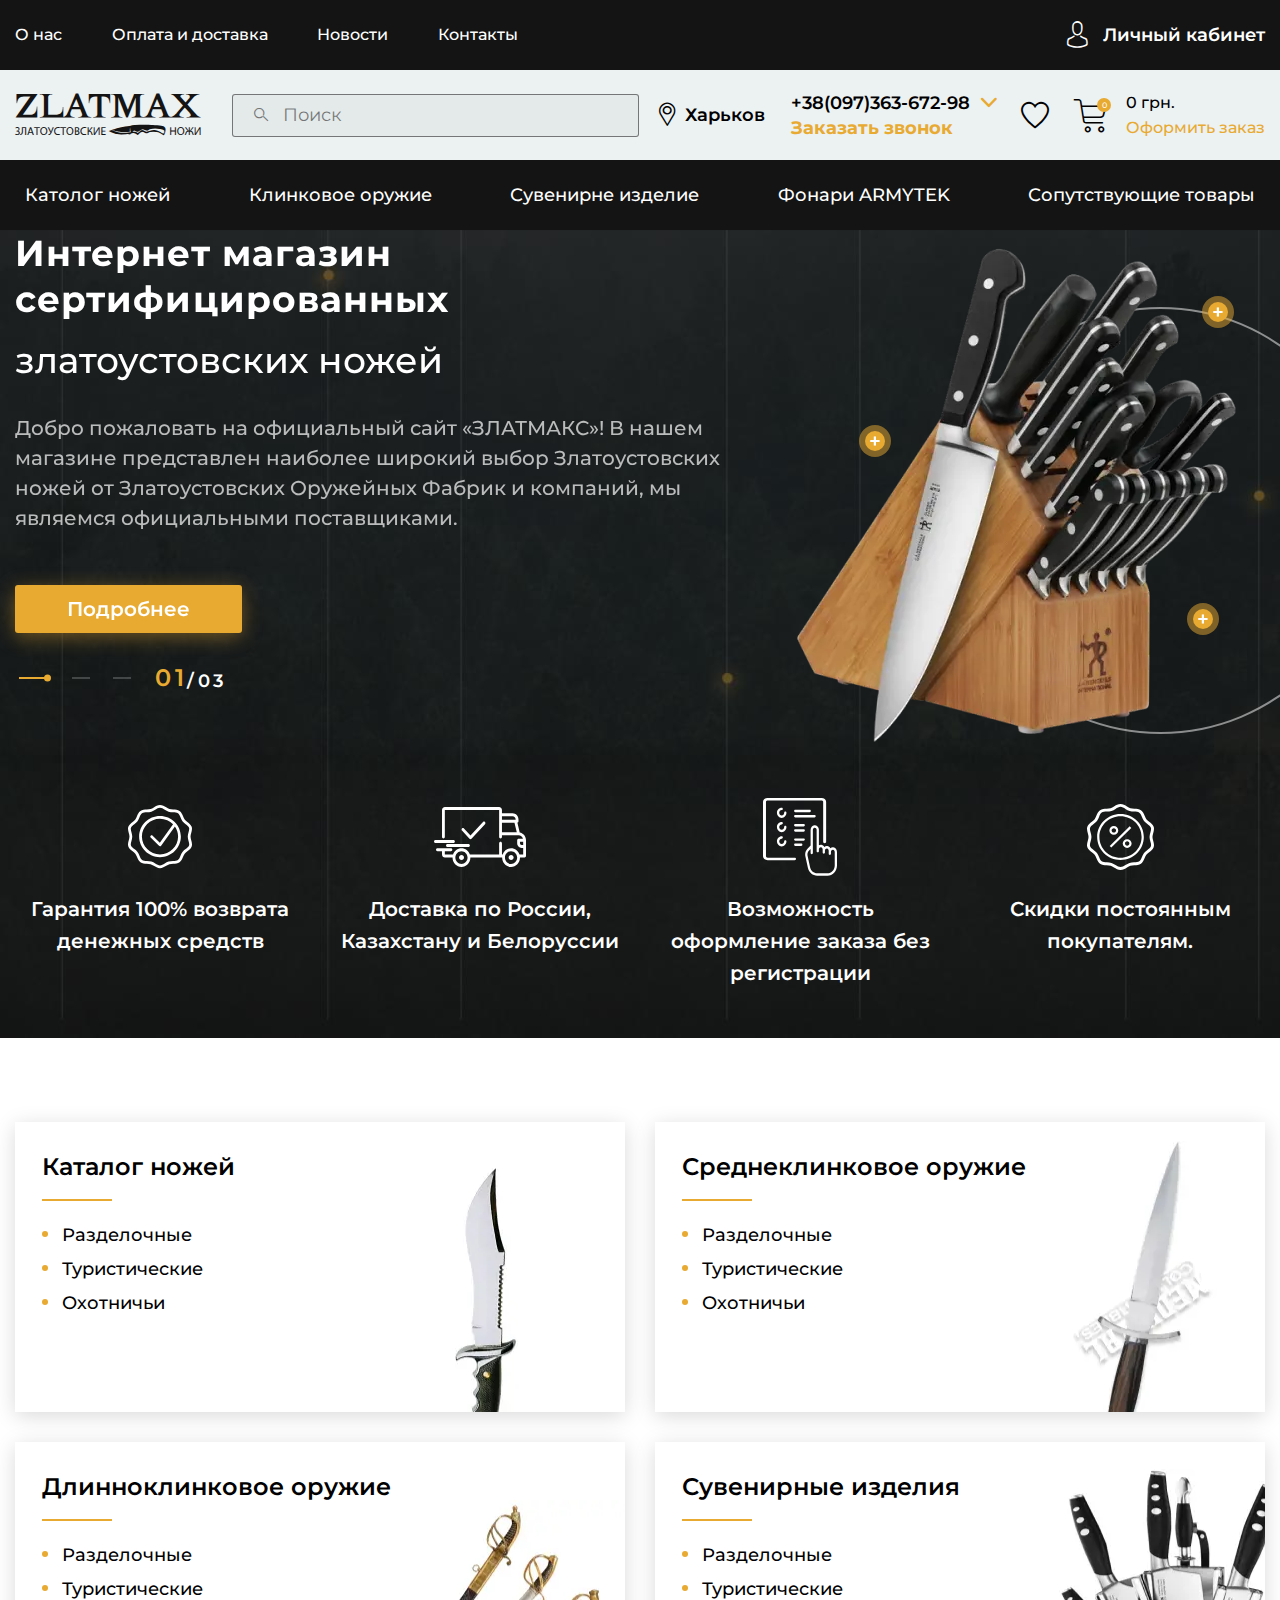
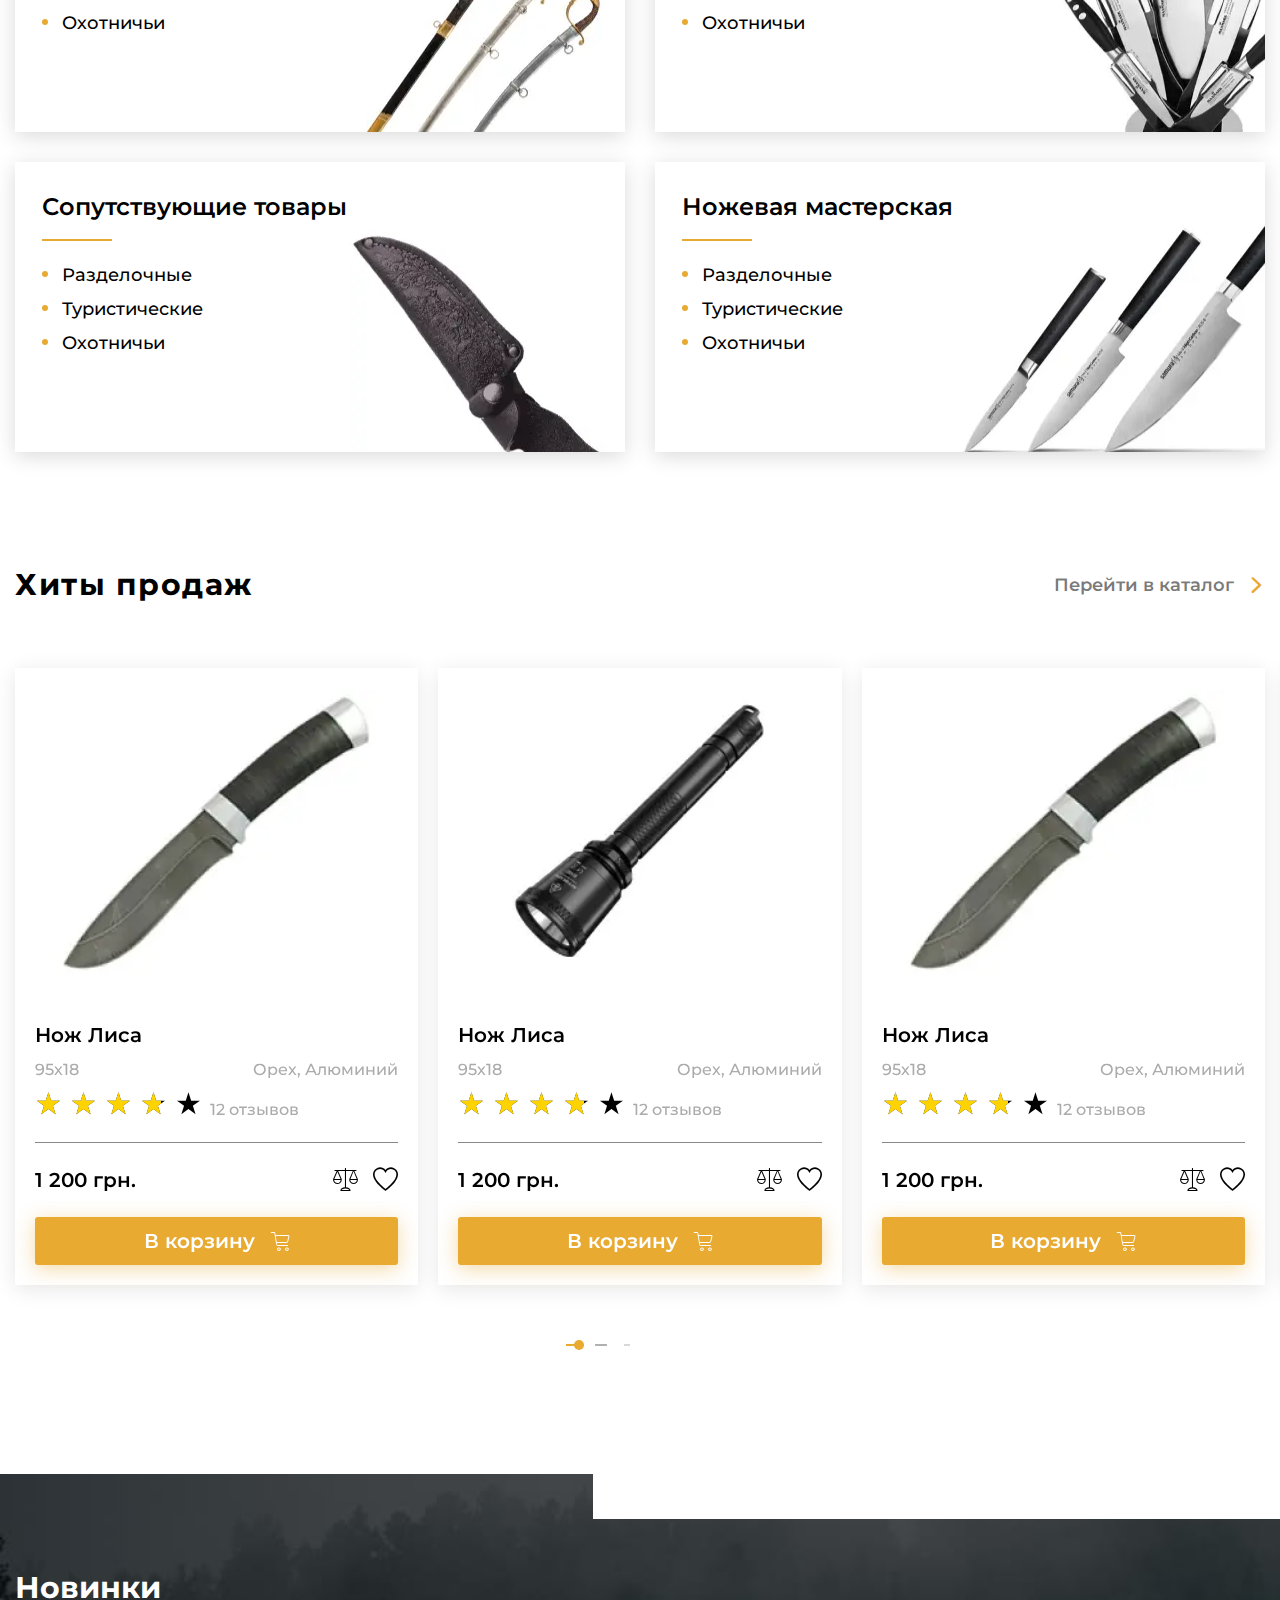
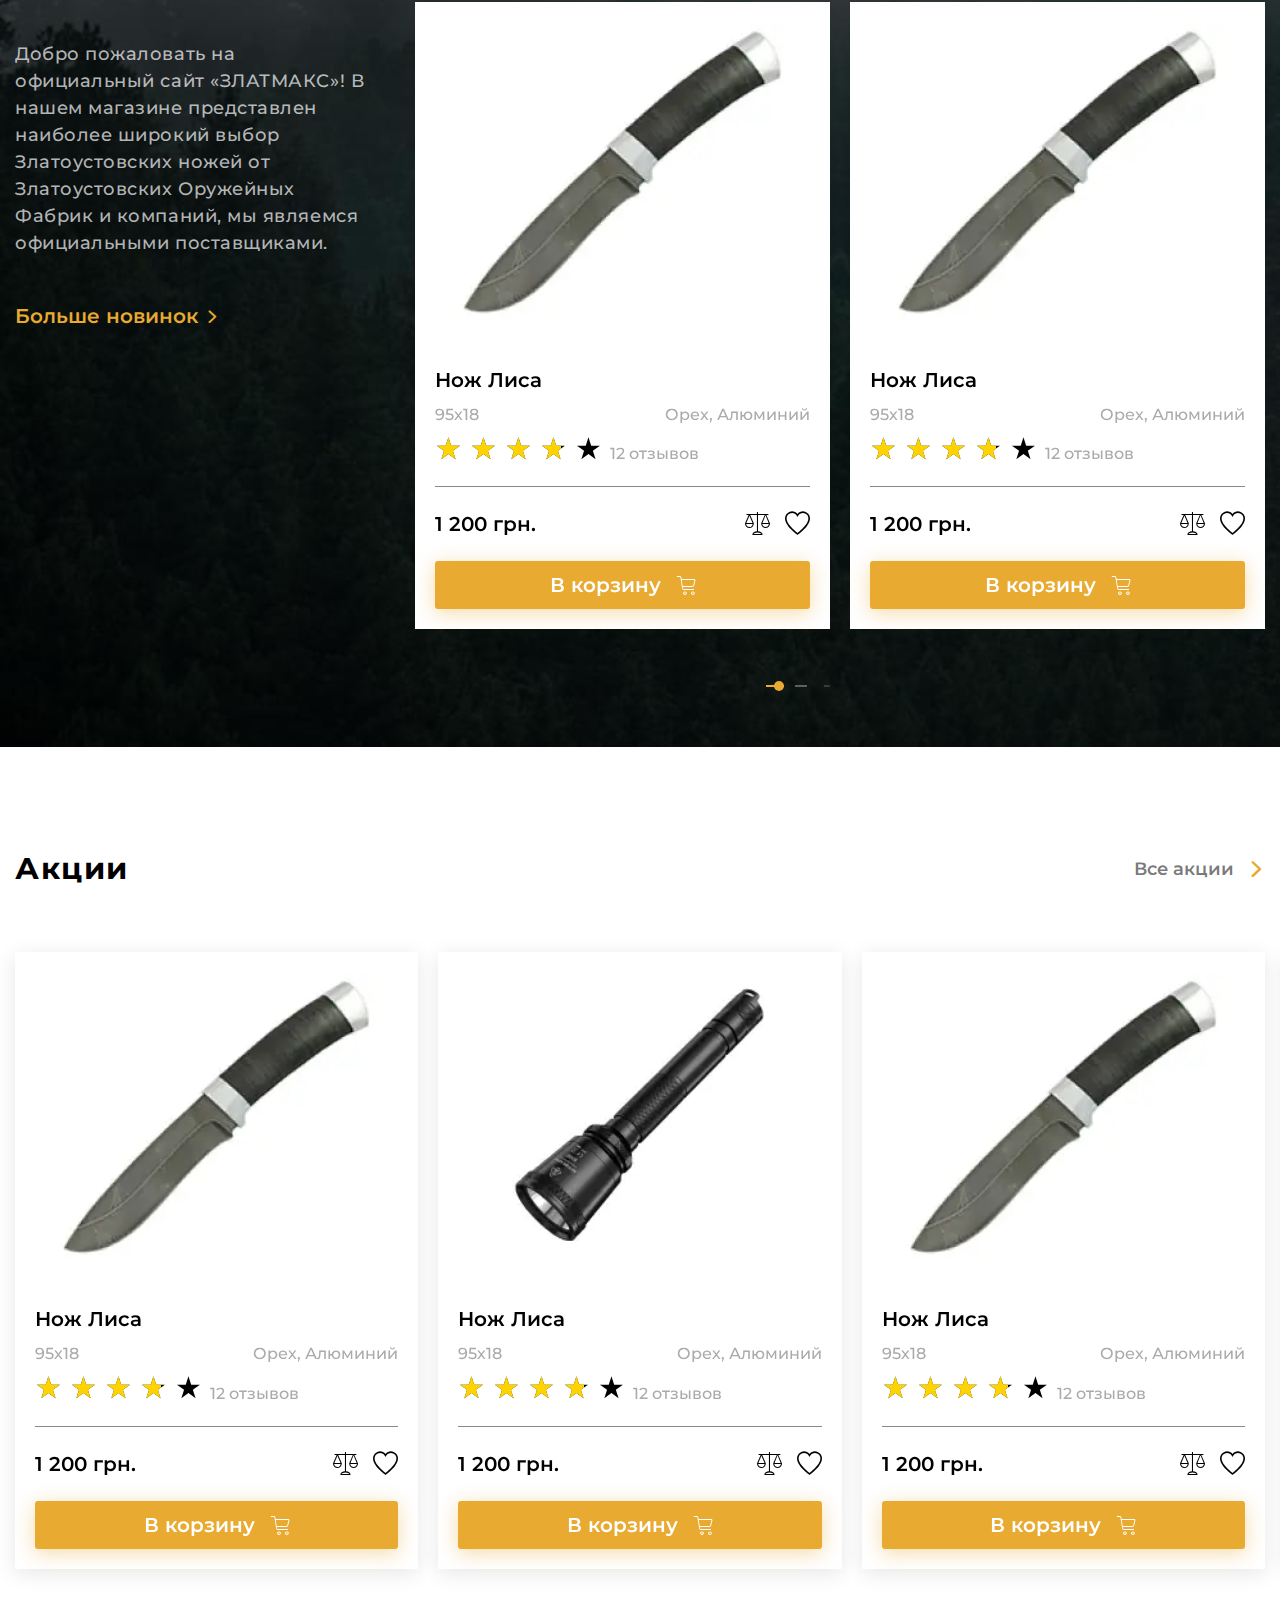
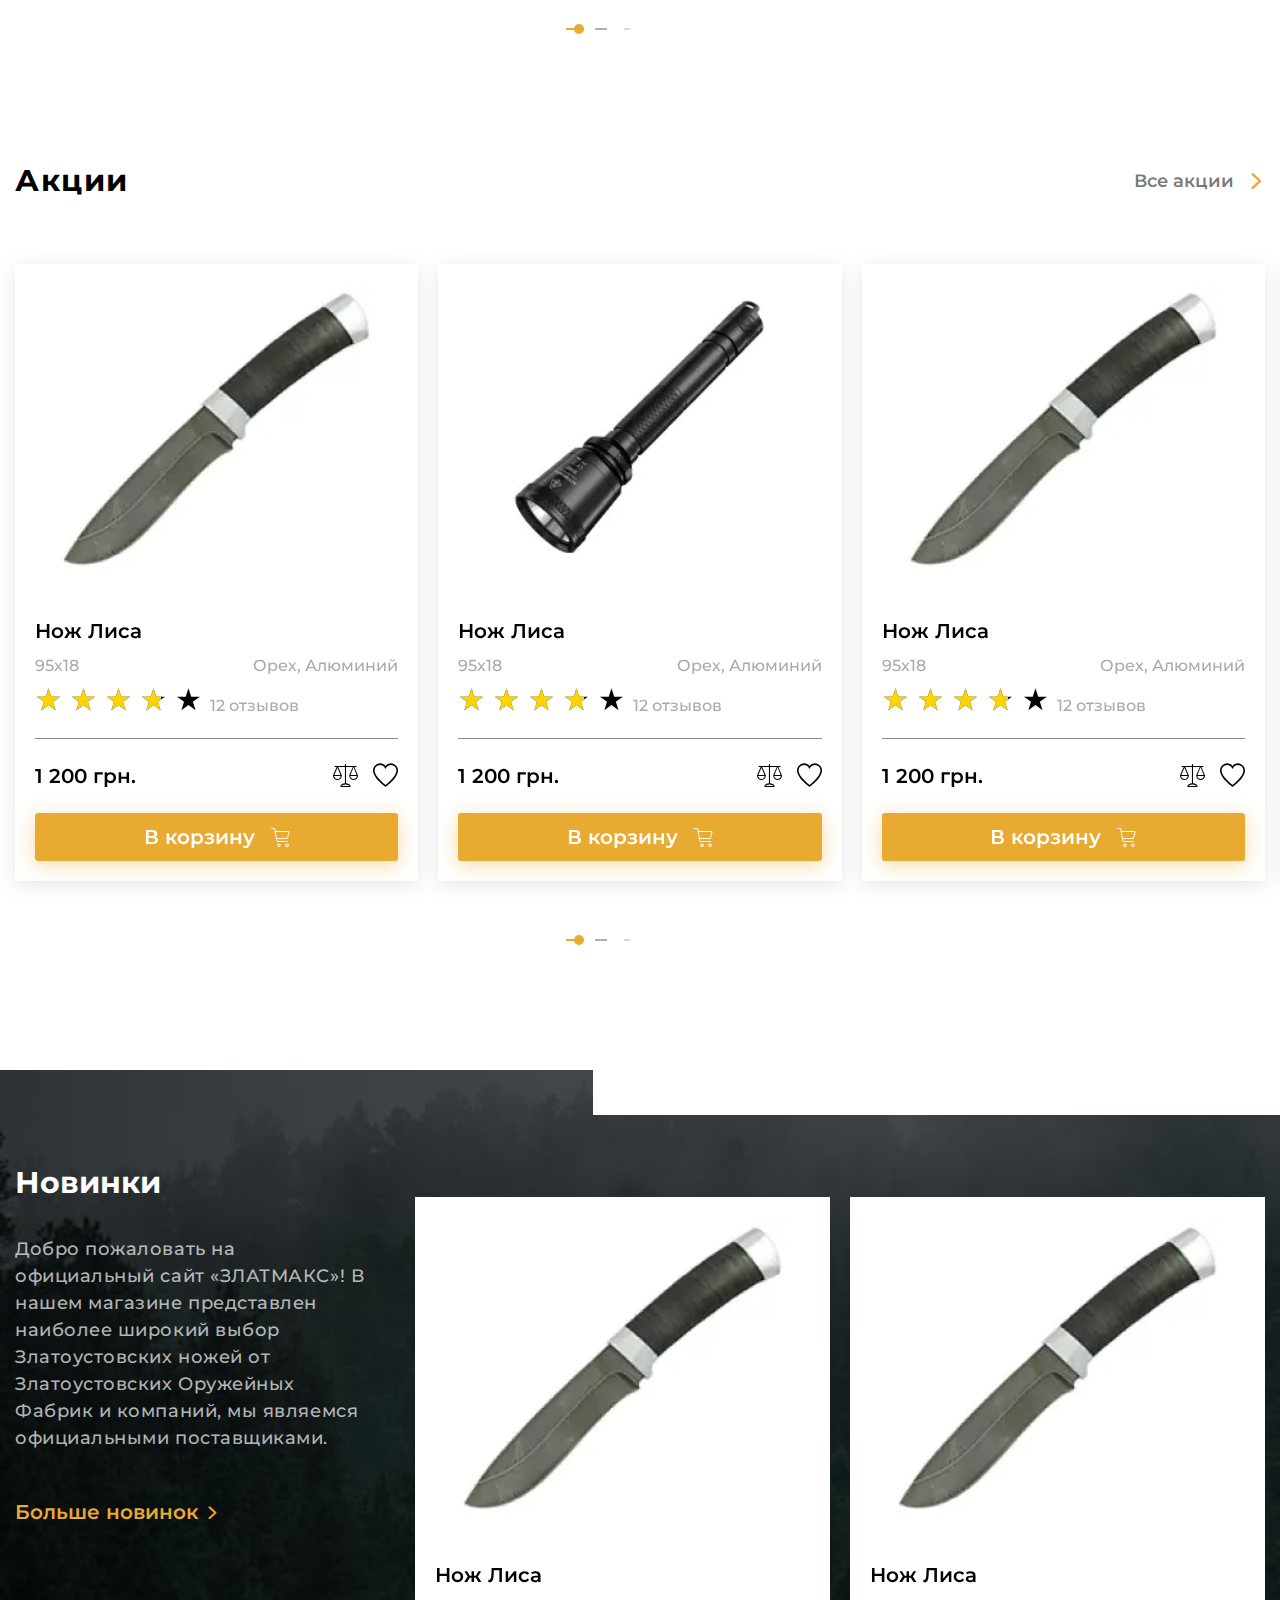
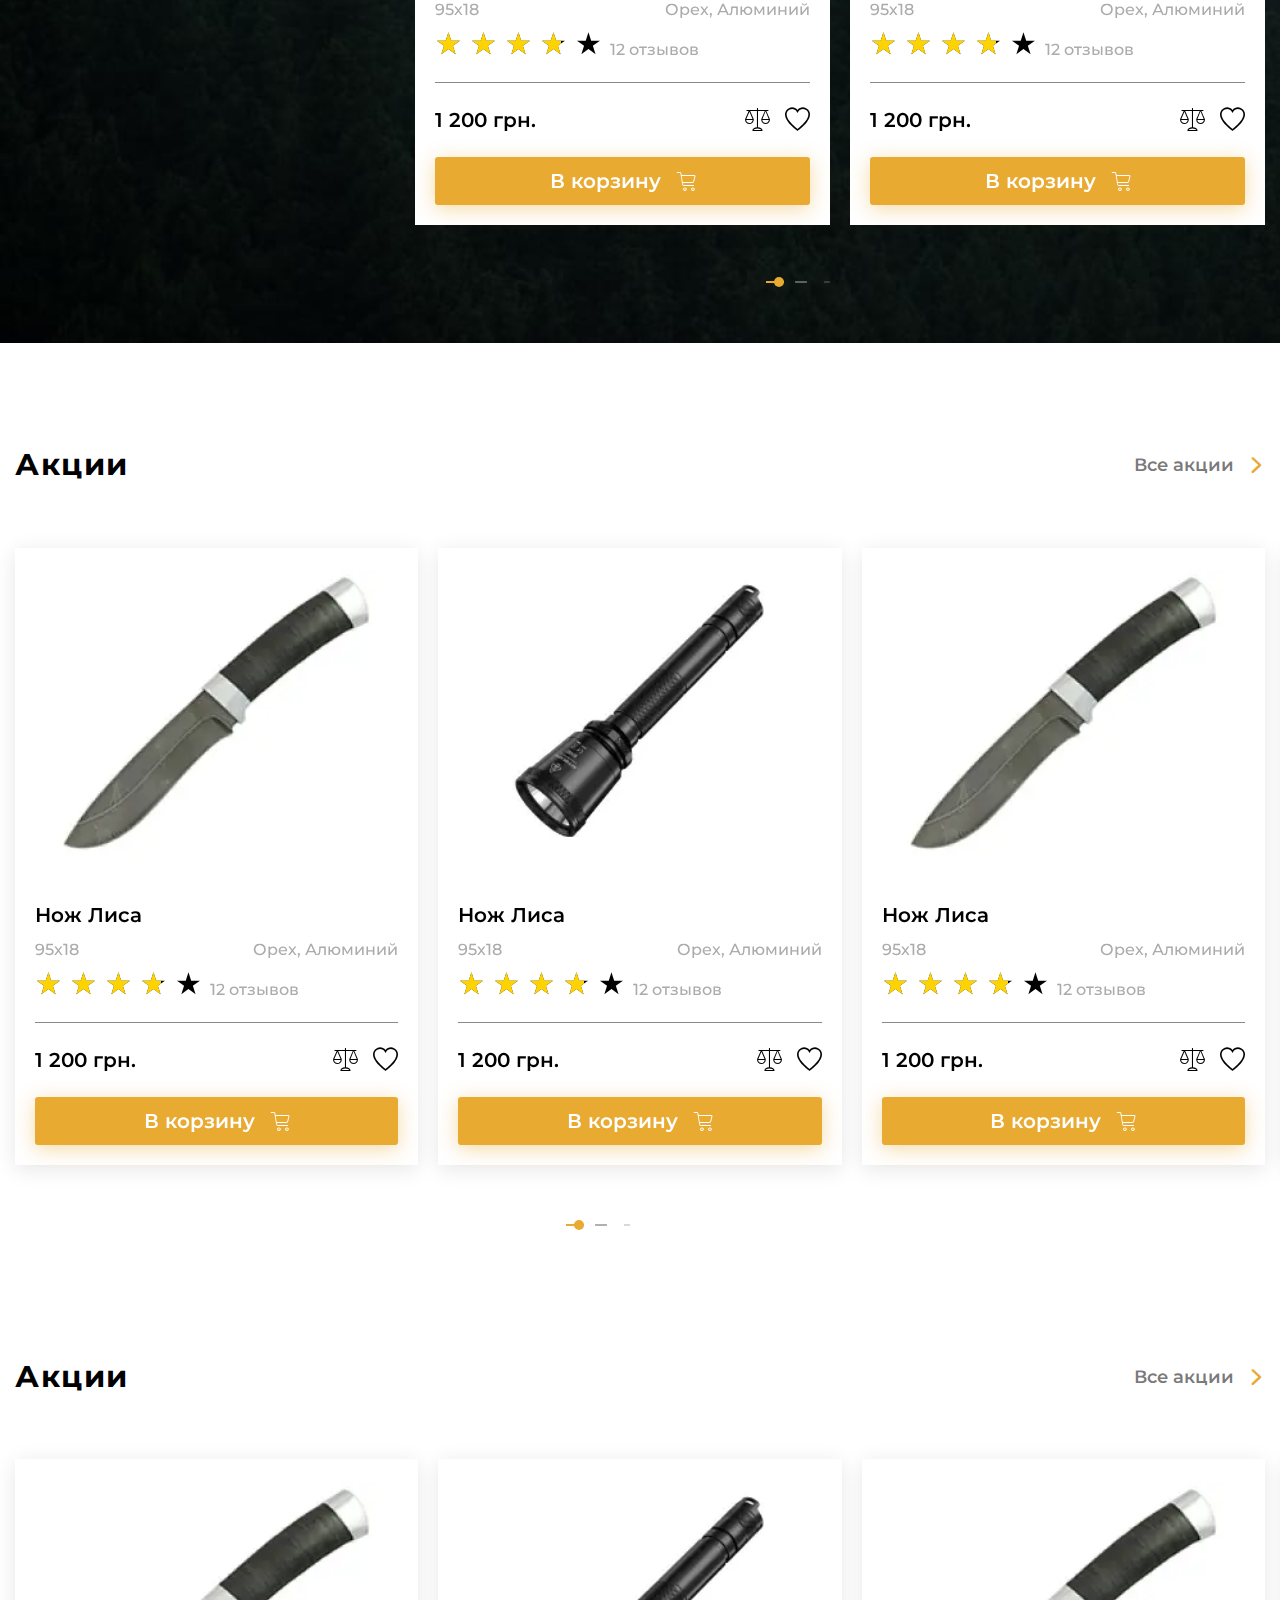
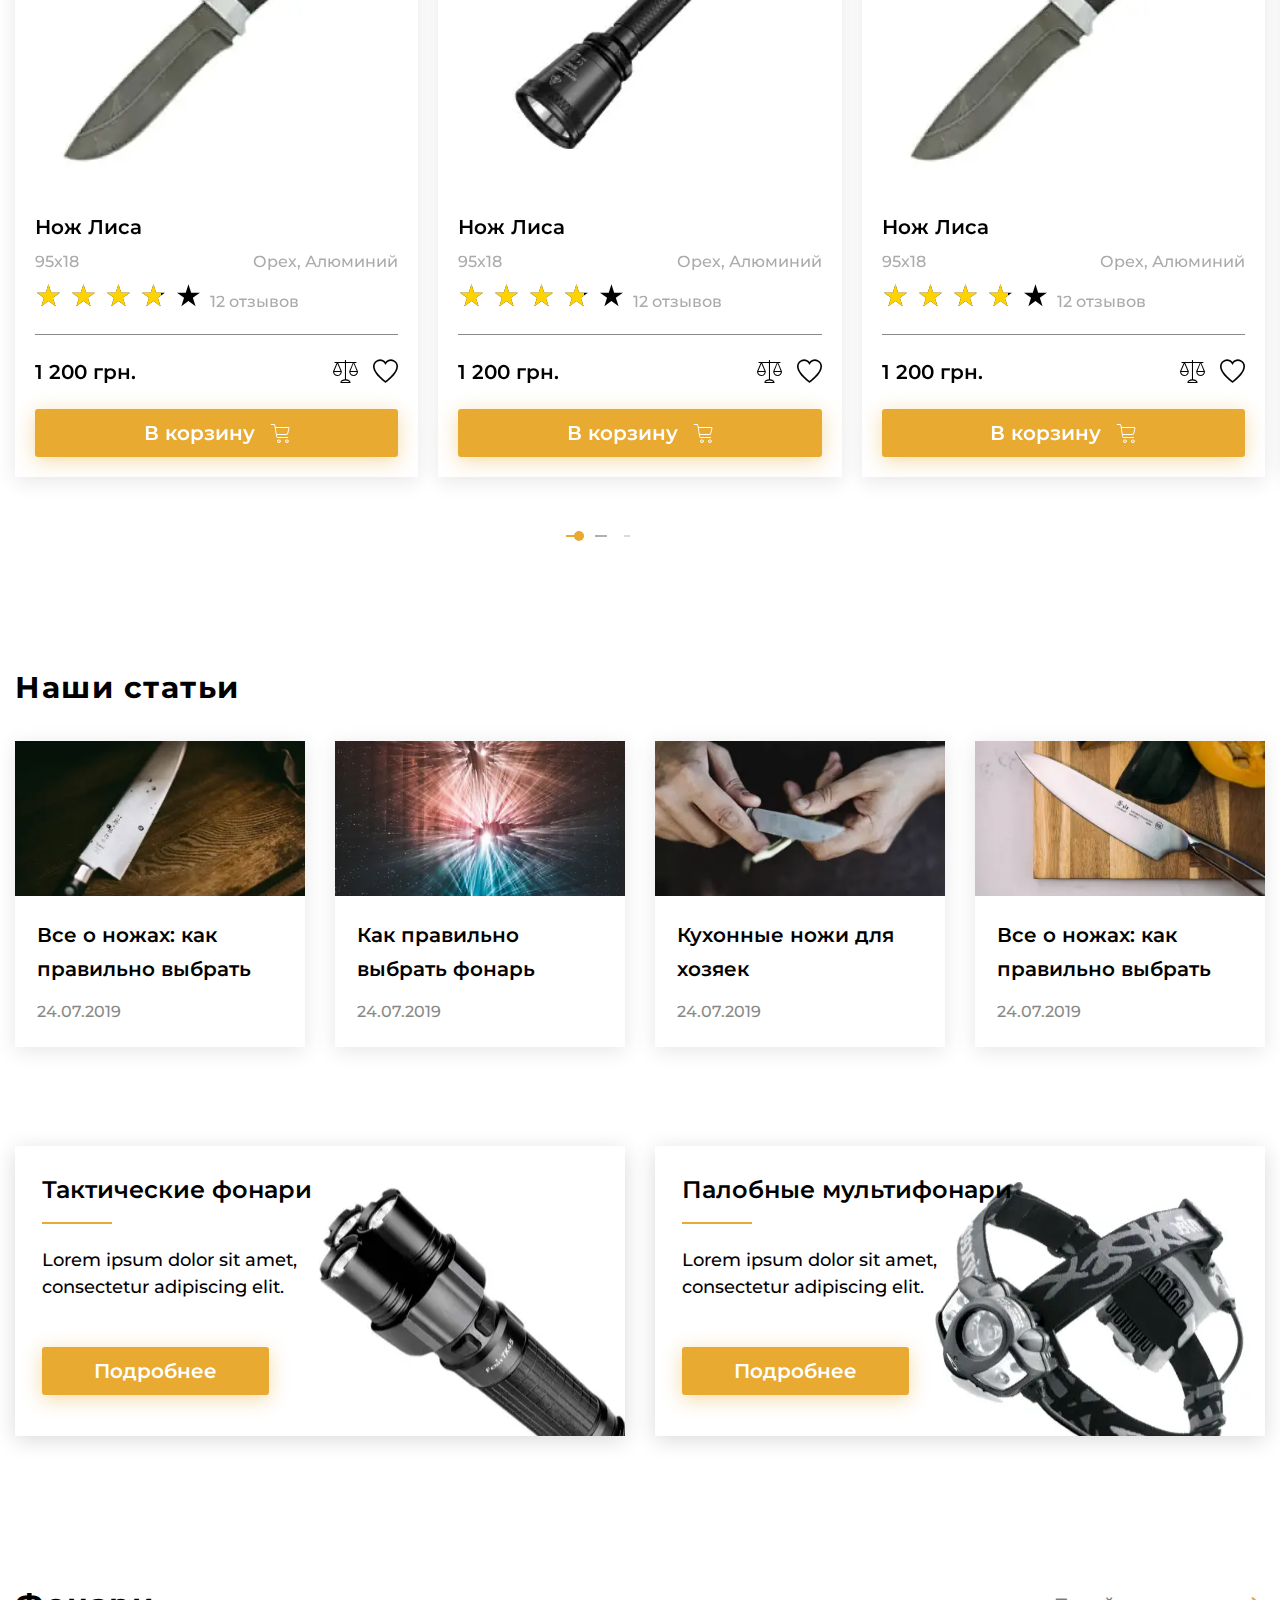
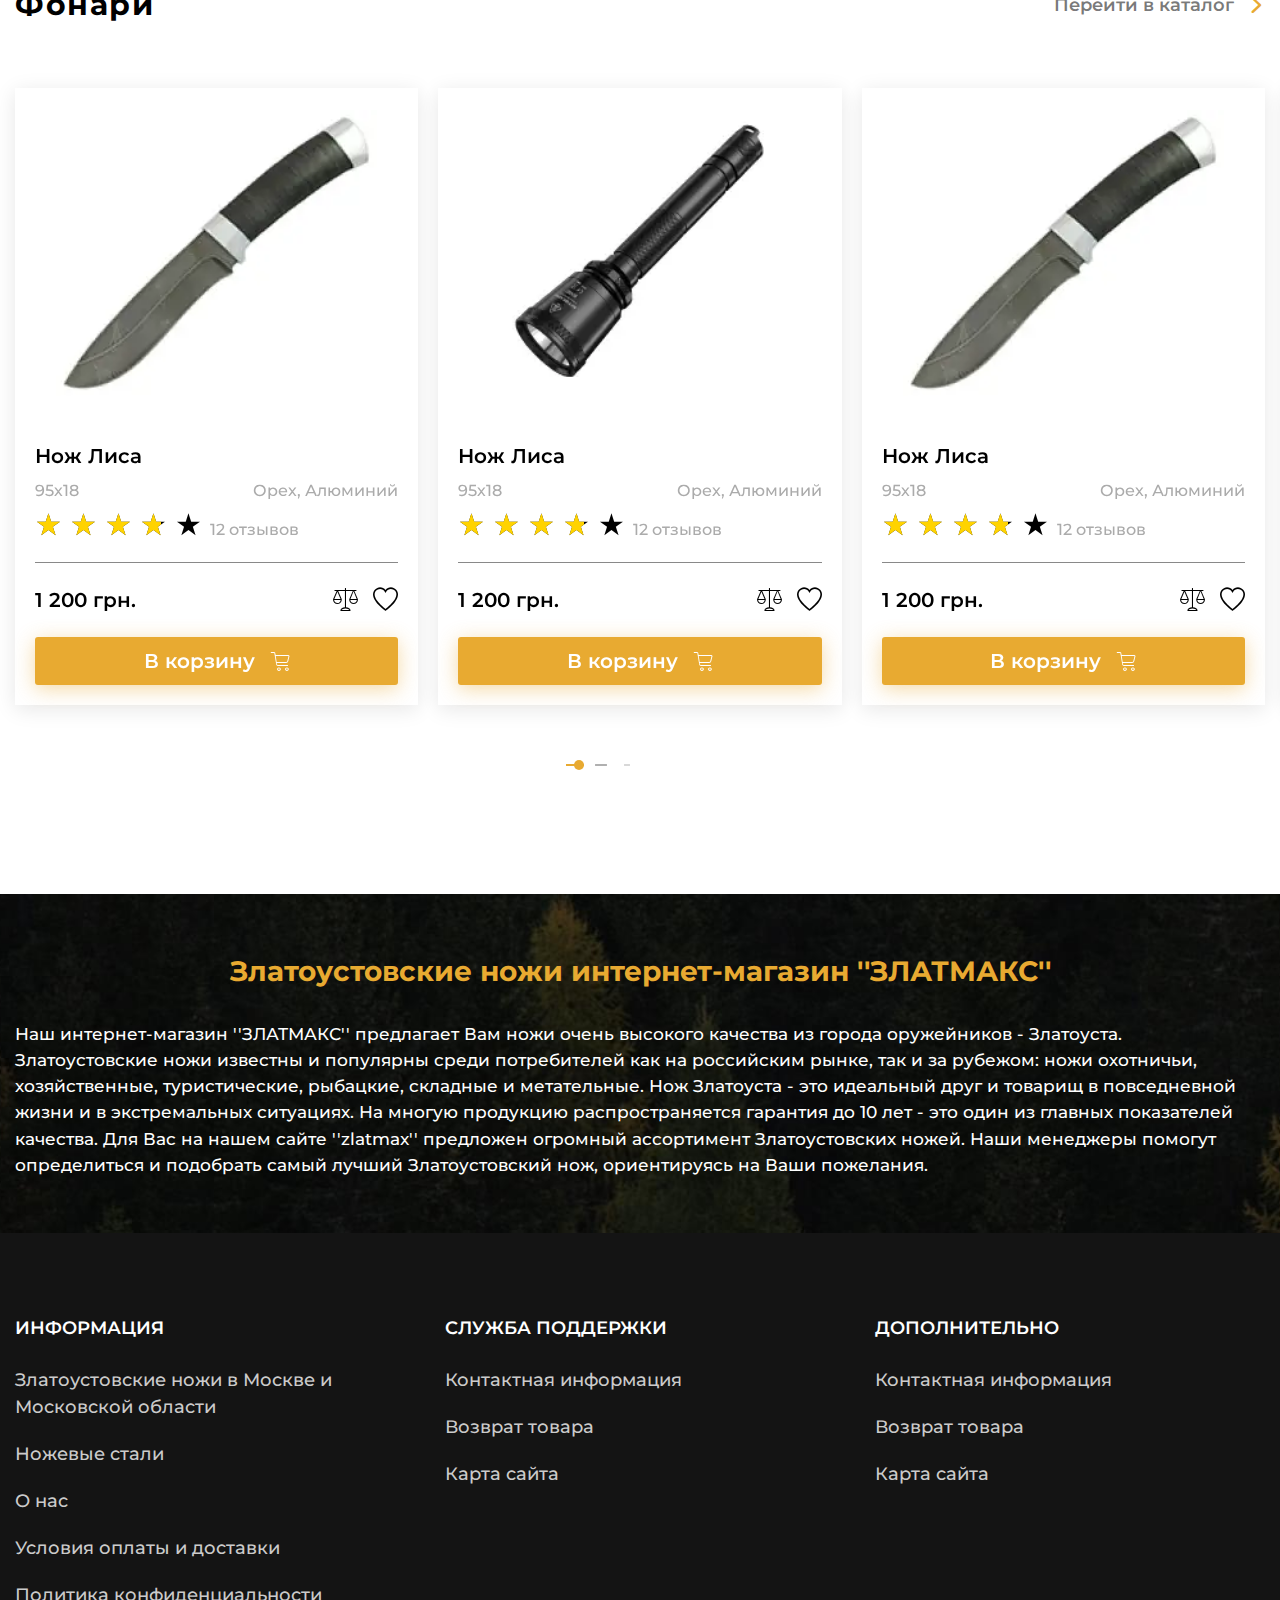
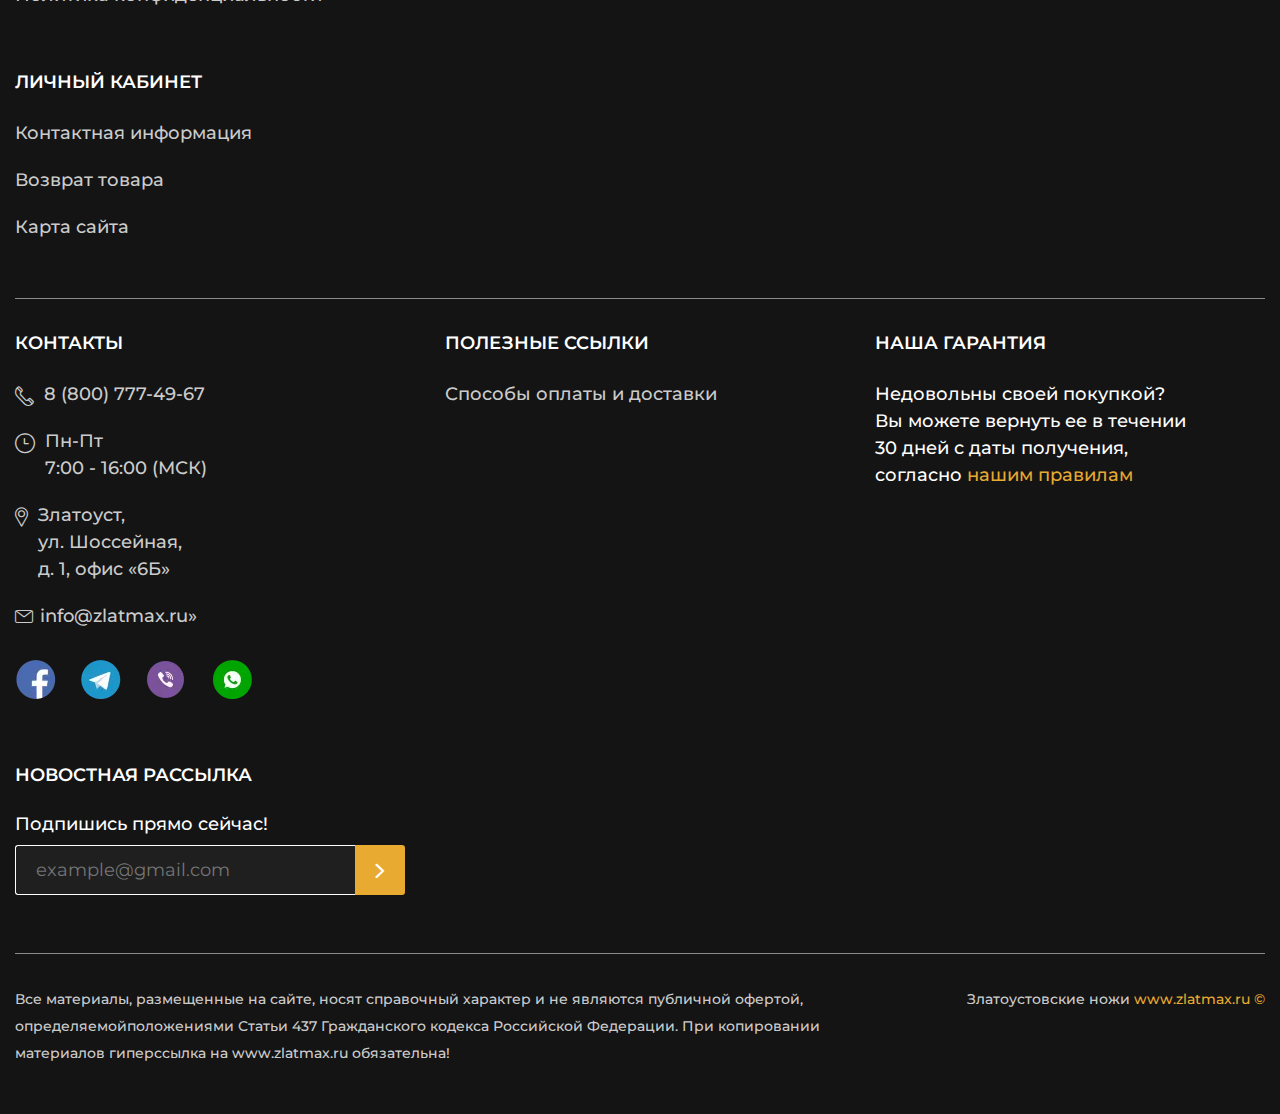
<file: home.html>
<!DOCTYPE html>
<html lang="ru">
<head>
   <title>Главная</title>
   <meta charset="UTF-8">
   <meta name="format-detection" content="telephone=no">
   <!-- <style>body{opacity: 0;}</style> -->
   <link rel="stylesheet" href="css/style.min.css?_v=20230404205836">
   <!-- <link rel="shortcut icon" href="favicon.ico"> -->
   <!-- <meta name="robots" content="noindex, nofollow"> -->
   <meta name="viewport" content="width=device-width, initial-scale=1.0">
</head>

<body>
   <div class="wrapper">
      <header class="header">
   <div class="header__top top-header">
      <div class="top-header__container">
         <nav class="top-header__menu menu-top-header">
            <ul data-da=".menu__body,991.98" class="menu-top-header__list">
               <li class="menu-top-header__item menu-top-header__item_catalog""><a href="" class=" menu-top-header__link
                  menu-top-header__link_catalog _icon-arrow-bottom">Каталог товаров</a>
               </li>
               <li class="menu-top-header__item"><a href="" class="menu-top-header__link">О нас</a></li>
               <li class="menu-top-header__item"><a href="" class="menu-top-header__link">Оплата и доставка</a></li>
               <li class="menu-top-header__item"><a href="" class="menu-top-header__link">Новости</a></li>
               <li class="menu-top-header__item"><a href="" class="menu-top-header__link">Контакты</a></li>
            </ul>
         </nav>
         <a href="" class="top-header__user _icon-user"><span>Личный кабинет</span></a>
         <nav hidden class="menu">
            <button type="button" class="menu__icon icon-menu"><span></span></button>
            <div class="menu__body">
            </div>
         </nav>
      </div>
   </div>
   <div class="header__body body-header">
      <div class="body-header__container">
         <a href="" class="body-header__logo"></a>
         <div data-da=".catalog-header__container,479.98" class="body-header__search">
            <form action="#" class="search-header">
               <button type="button" class="search-header__button _icon-search"></button>
               <input autocomplete="off" type="text" name="form[]" data-error="Ошибка" placeholder="Поиск"
                  class="search-header__input">
            </form>
         </div>
         <div class="body-header__actions actions-header">
            <a href="" class="actions-header__locations _icon-location"><span>Харьков</span></a>
            <div data-da=".top-header__container,991.98,first" class="actions-header__phones phones-header">
               <div data-spollers class="phones-header__items">
                  <div class="phones-header__item">
                     <a href="tel:380973636729" class="phones-header__phone"><span>+38(097)363-672-98</span></a>
                     <button type="button" data-spoller class="phones-header__arrow _icon-arrow-bottom"></button>
                     <ul class="phones-header__list">
                        <li><a href="tel:380973636710" class="phones-header__phone">38(097)363-672-10</a></li>
                        <li><a href="tel:380973636746" class="phones-header__phone">38(097)363-672-46</a></li>
                        <li><a href="tel:380973636717" class="phones-header__phone">38(097)363-672-17</a></li>
                     </ul>
                  </div>
               </div>
               <button type="button" data-popup="callback" class="phones-header__callback">Заказать звонок</button>
            </div>
            <a href="" data-da=".top-header__container,991.98,2" class="actions-header__favorite _icon-favorite"></a>
            <a href="" data-da=".top-header__container,991.98,2" class="actions-header__cart cart-header">
               <div class="cart-header__icon _icon-cart"><span>0</span></div>
               <div class="cart-header__body">
                  <div class="cart-header__summ">0 грн.</div>
                  <div class="cart-header__link">Оформить заказ</div>
               </div>
            </a>
         </div>
      </div>
   </div>
   <div class="header__catalog catalog-header">
      <div class="catalog-header__container">
         <nav class="catalog-header__menu menu-catalog">
            <button type="button" class="menu-catalog__back _icon-back">Назад</button>
            <ul class="menu-catalog__list">
               <li class="menu-catalog__item"><a data-parent="1" class="menu-catalog__link">Католог ножей</a>
               </li>
               <li class="menu-catalog__item"><a data-parent="2" class="menu-catalog__link">Клинковое
                     оружие</a></li>
               <li class="menu-catalog__item"><a href="" class="menu-catalog__link">Сувенирне
                     изделие</a></li>
               <li class="menu-catalog__item"><a href="" class="menu-catalog__link">Фонари ARMYTEK</a>
               </li>
               <li class="menu-catalog__item"><a href="" class="menu-catalog__link">Сопутствующие
                     товары</a></li>
            </ul>
            <div class="menu-catalog__sub-menu sub-menu-catalog">
               <button type="button" class="sub-menu-catalog__back _icon-back">Назад</button>
               <div class="sub-menu-catalog__container">
                  <div hidden data-submenu="1" class="sub-menu-catalog__block">
                     <div class="sub-menu-catalog__category">
                        <a href="" class="sub-menu-catalog__link-category">Категория ножей</a>
                     </div>
                     <div class="sub-menu-catalog__category">
                        <a href="" class="sub-menu-catalog__link-category">Производство ножей</a>
                     </div>
                     <div class="sub-menu-catalog__category">
                        <a href="" class="sub-menu-catalog__link-category">Ножи по маркам стали</a>
                     </div>
                     <div class="sub-menu-catalog__category">
                        <a href="" class="sub-menu-catalog__link-category">Заточка и полировка ножей</a>
                     </div>
                     <div class="sub-menu-catalog__category">
                        <a href="" class="sub-menu-catalog__link-category">Ножевая мастерская</a>
                     </div>
                     <ul class="sub-menu-catalog__list">
                        <li class="sub-menu-catalog__item"><a href="" class="sub-menu-catalog__link">Разделочные
                              ножи</a></li>
                        <li class="sub-menu-catalog__item"><a href="" class="sub-menu-catalog__link">Турестические
                              ножи</a></li>
                        <li class="sub-menu-catalog__item"><a href="" class="sub-menu-catalog__link">Ножи
                              охотничьи</a>
                        </li>
                        <li class="sub-menu-catalog__item"><a href="" class="sub-menu-catalog__link">Булатные
                              ножи</a>
                        </li>
                        <li class="sub-menu-catalog__item"><a href="" class="sub-menu-catalog__link">Ножи из
                              дамаска</a>
                        </li>
                        <li class="sub-menu-catalog__item"><a href="" class="sub-menu-catalog__link">Тактического
                              назначения</a></li>
                        <li class="sub-menu-catalog__item"><a href="" class="sub-menu-catalog__link">Метательные
                              ножи</a></li>
                        <li class="sub-menu-catalog__item"><a href="" class="sub-menu-catalog__link">Мачете и
                              кукри</a>
                        </li <li class="sub-menu-catalog__item"><a href="" class="sub-menu-catalog__link">Ножи
                           кухонные</a></li>
                     </ul>
                     <ul class="sub-menu-catalog__list">
                        <li class="sub-menu-catalog__item"><a href="" class="sub-menu-catalog__link">Ножи АИР</a>
                        </li>
                        <li class="sub-menu-catalog__item"><a href="" class="sub-menu-catalog__link">Ножи ЗИК</a>
                        </li>
                        <li class="sub-menu-catalog__item"><a href="" class="sub-menu-catalog__link">Ножи
                              ЗЗОСС</a>
                        </li>
                        <li class="sub-menu-catalog__item"><a href="" class="sub-menu-catalog__link">Ножи
                              РОСоружие</a></li>
                        <li class="sub-menu-catalog__item"><a href="" class="sub-menu-catalog__link">Ножи
                              Оружейник</a></li>
                        <li class="sub-menu-catalog__item"><a href="" class="sub-menu-catalog__link">Булат Сергея
                              Баранова</a></li>
                        <li class="sub-menu-catalog__item"><a href="" class="sub-menu-catalog__link">Булат Андрея
                              Умерова</a></li>
                        <li class="sub-menu-catalog__item"><a href="" class="sub-menu-catalog__link">Ножи
                              Златко</a>
                        </li>
                        <li class="sub-menu-catalog__item"><a href="" class="sub-menu-catalog__link">Ножи
                              Стиль-М</a>
                        </li>
                        <li class="sub-menu-catalog__item"><a href="" class="sub-menu-catalog__link">Оружейная
                              компания</a></li>
                     </ul>
                     <ul class="sub-menu-catalog__list">
                        <li class="sub-menu-catalog__item"><a href="" class="sub-menu-catalog__link">Ножи из стали
                              40х102С2М</a></li>
                        <li class="sub-menu-catalog__item"><a href="" class="sub-menu-catalog__link">Ножи из стали
                              95х18</a></li>
                        <li class="sub-menu-catalog__item"><a href="" class="sub-menu-catalog__link">Ножи из стали
                              100х13м</a>
                        </li>
                        <li class="sub-menu-catalog__item"><a href="" class="sub-menu-catalog__link">Булатные
                              ножи</a>
                        </li>
                        <li class="sub-menu-catalog__item"><a href="" class="sub-menu-catalog__link">Ножи из
                              дамаска</a>
                        </li>
                        <li class="sub-menu-catalog__item"><a href="" class="sub-menu-catalog__link">Тактического
                              назначения</a></li>
                        <li class="sub-menu-catalog__item"><a href="" class="sub-menu-catalog__link">Метательные
                              ножи</a></li>
                        <li class="sub-menu-catalog__item"><a href="" class="sub-menu-catalog__link">Мачете и
                              кукри</a>
                        </li <li class="sub-menu-catalog__item"><a href="" class="sub-menu-catalog__link">Ножи
                           кухонные</a></li>
                     </ul>
                     <ul class="sub-menu-catalog__list">
                        <li class="sub-menu-catalog__item"><a href="" class="sub-menu-catalog__link">Паста ГОИ</a>
                        </li>
                        <li class="sub-menu-catalog__item"><a href="" class="sub-menu-catalog__link">Алмазная
                              паста</a></li>
                        <li class="sub-menu-catalog__item"><a href="" class="sub-menu-catalog__link">Бруски и
                              камни
                              для заточки</a>
                        </li>
                        <li class="sub-menu-catalog__item"><a href="" class="sub-menu-catalog__link">Заточные
                              системы</a>
                        </li>
                     </ul>
                     <ul class="sub-menu-catalog__list">
                        <li class="sub-menu-catalog__item"><a href="" class="sub-menu-catalog__link">Ножевые
                              клинки</a></li>
                        <li class="sub-menu-catalog__item"><a href="" class="sub-menu-catalog__link">Загатовки для
                              ножей</a></li>
                        <li class="sub-menu-catalog__item"><a href="" class="sub-menu-catalog__link">Литье для
                              ножей</a>
                        </li>
                        <li class="sub-menu-catalog__item"><a href="" class="sub-menu-catalog__link">Материалы для
                              рукоятей</a>
                        </li>
                        <li class="sub-menu-catalog__item"><a href="" class="sub-menu-catalog__link">Уход за
                              рукоятиями ножей</a>
                        </li>
                     </ul>
                     <div class="sub-menu-catalog__footer">
                        <a href="" class="sub-menu-catalog__all">Смотреть все</a>
                     </div>
                     <div class="sub-menu-catalog__footer">
                        <a href="" class="sub-menu-catalog__all">Смотреть все</a>
                     </div>
                     <div class="sub-menu-catalog__footer">
                        <a href="" class="sub-menu-catalog__all">Смотреть все</a>
                     </div>
                     <div class="sub-menu-catalog__footer">
                        <a href="" class="sub-menu-catalog__all">Смотреть все</a>
                     </div>
                     <div class="sub-menu-catalog__footer">
                        <a href="" class="sub-menu-catalog__all">Смотреть все</a>
                     </div>
                  </div>
                  <div hidden data-submenu="2" class="sub-menu-catalog__block">
                     <div class="sub-menu-catalog__category">
                        <a href="" class="sub-menu-catalog__link-category">Категория ножей</a>
                     </div>
                     <div class="sub-menu-catalog__category">
                        <a href="" class="sub-menu-catalog__link-category">Производство ножей</a>
                     </div>
                     <div class="sub-menu-catalog__category">
                        <a href="" class="sub-menu-catalog__link-category">Заточка и полировка ножей</a>
                     </div>
                     <ul class="sub-menu-catalog__list">
                        <li class="sub-menu-catalog__item"><a href="" class="sub-menu-catalog__link">Разделочные
                              ножи</a></li>
                        <li class="sub-menu-catalog__item"><a href="" class="sub-menu-catalog__link">Турестические
                              ножи</a></li>
                        <li class="sub-menu-catalog__item"><a href="" class="sub-menu-catalog__link">Ножи
                              охотничьи</a>
                        </li>
                        <li class="sub-menu-catalog__item"><a href="" class="sub-menu-catalog__link">Булатные
                              ножи</a>
                        </li>
                        <li class="sub-menu-catalog__item"><a href="" class="sub-menu-catalog__link">Ножи из
                              дамаска</a>
                        </li>
                        <li class="sub-menu-catalog__item"><a href="" class="sub-menu-catalog__link">Тактического
                              назначения</a></li>
                        <li class="sub-menu-catalog__item"><a href="" class="sub-menu-catalog__link">Метательные
                              ножи</a></li>
                        <li class="sub-menu-catalog__item"><a href="" class="sub-menu-catalog__link">Мачете и
                              кукри</a>
                        </li <li class="sub-menu-catalog__item"><a href="" class="sub-menu-catalog__link">Ножи
                           кухонные</a></li>
                     </ul>
                     <ul class="sub-menu-catalog__list">
                        <li class="sub-menu-catalog__item"><a href="" class="sub-menu-catalog__link">Ножи АИР</a>
                        </li>
                        <li class="sub-menu-catalog__item"><a href="" class="sub-menu-catalog__link">Ножи ЗИК</a>
                        </li>
                        <li class="sub-menu-catalog__item"><a href="" class="sub-menu-catalog__link">Ножи ЗЗОСС</a>
                        </li>
                        <li class="sub-menu-catalog__item"><a href="" class="sub-menu-catalog__link">Ножи
                              РОСоружие</a></li>
                        <li class="sub-menu-catalog__item"><a href="" class="sub-menu-catalog__link">Ножи
                              Оружейник</a></li>
                        <li class="sub-menu-catalog__item"><a href="" class="sub-menu-catalog__link">Булат Сергея
                              Баранова</a></li>
                        <li class="sub-menu-catalog__item"><a href="" class="sub-menu-catalog__link">Булат Андрея
                              Умерова</a></li>
                        <li class="sub-menu-catalog__item"><a href="" class="sub-menu-catalog__link">Ножи Златко</a>
                        </li>
                        <li class="sub-menu-catalog__item"><a href="" class="sub-menu-catalog__link">Ножи Стиль-М</a>
                        </li>
                        <li class="sub-menu-catalog__item"><a href="" class="sub-menu-catalog__link">Оружейная
                              компания</a></li>
                     </ul>
                     <ul class="sub-menu-catalog__list">
                        <li class="sub-menu-catalog__item"><a href="" class="sub-menu-catalog__link">Ножевые
                              клинки</a></li>
                        <li class="sub-menu-catalog__item"><a href="" class="sub-menu-catalog__link">Загатовки для
                              ножей</a></li>
                        <li class="sub-menu-catalog__item"><a href="" class="sub-menu-catalog__link">Литье для
                              ножей</a>
                        </li>
                        <li class="sub-menu-catalog__item"><a href="" class="sub-menu-catalog__link">Материалы для
                              рукоятей</a>
                        </li>
                        <li class="sub-menu-catalog__item"><a href="" class="sub-menu-catalog__link">Уход за
                              рукоятиями ножей</a>
                        </li>
                     </ul>
                     <div class="sub-menu-catalog__footer">
                        <a href="" class="sub-menu-catalog__all">Смотреть все</a>
                     </div>
                     <div class="sub-menu-catalog__footer">
                        <a href="" class="sub-menu-catalog__all">Смотреть все</a>
                     </div>
                     <div class="sub-menu-catalog__footer">
                        <a href="" class="sub-menu-catalog__all">Смотреть все</a>
                     </div>
                  </div>
               </div>
            </div>
         </nav>
      </div>
   </div>
</header>
      <main class="page page_home">
         <section class="page__main-block main-block">
            <div class="main-block__container">
               <div class="main-block__body">
                  <div class="main-block__slider">
                     <div class="main-block__swiper">
                        <div class="main-block__slide slide-main-block">
                           <div class="slide-main-block__content">
                              <h2 data-swiper-parallax="-100" class="slide-main-block__title">Интернет магазин
                                 сертифицированных</h2>
                              <div data-swiper-parallax="-150" class="slide-main-block__sub-title">златоустовских ножей
                              </div>
                              <div data-swiper-parallax="-200" class="slide-main-block__text">Добро пожаловать на
                                 официальный сайт «ЗЛАТМАКС»! В
                                 нашем магазине
                                 представлен наиболее широкий выбор Златоустовских ножей от Златоустовских
                                 Оружейных Фабрик и компаний, мы являемся официальными поставщиками.
                              </div>
                           </div>
                           <a data-swiper-parallax="-300" href="" class="slide-main-block__button button">Подробнее</a>
                        </div>
                        <div class="main-block__slide slide-main-block">
                           <div class="slide-main-block__content">
                              <h2 data-swiper-parallax="-100" class="slide-main-block__title">Интернет магазин
                                 сертифицированных</h2>
                              <div data-swiper-parallax="-150" class="slide-main-block__sub-title">златоустовских ножей
                              </div>
                              <div data-swiper-parallax="-200" class="slide-main-block__text">Добро пожаловать на
                                 официальный сайт «ЗЛАТМАКС»! В
                                 нашем магазине
                                 представлен наиболее широкий выбор Златоустовских ножей от Златоустовских
                                 Оружейных Фабрик и компаний, мы являемся официальными поставщиками.
                              </div>
                           </div>
                           <a data-swiper-parallax="-300" href="" class="slide-main-block__button button">Подробнее</a>
                        </div>
                        <div class="main-block__slide slide-main-block">
                           <div class="slide-main-block__content">
                              <h2 data-swiper-parallax="-100" class="slide-main-block__title">Интернет магазин
                                 сертифицированных</h2>
                              <div data-swiper-parallax="-150" class="slide-main-block__sub-title">златоустовских ножей
                              </div>
                              <div data-swiper-parallax="-200" class="slide-main-block__text">Добро пожаловать на
                                 официальный сайт «ЗЛАТМАКС»! В
                                 нашем магазине
                                 представлен наиболее широкий выбор Златоустовских ножей от Златоустовских
                                 Оружейных Фабрик и компаний, мы являемся официальными поставщиками.
                              </div>
                           </div>
                           <a data-swiper-parallax="-300" href="" class="slide-main-block__button button">Подробнее</a>
                        </div>
                     </div>
                     <div class="main-block__controll controll-main-block">
                        <div class="controll-main-block__dotts"></div>
                        <div class="controll-main-block__fraction fraction-control">
                           <span class="fraction-control__current">01</span> / <span class="fraction-control__all">0</span>
                        </div>
                     </div>
                  </div>
                  <div class="main-block__media media-main-block">
                     <div class="media-main-block__body">
                        <div class="media-main-block__image">
                           <picture><source srcset="img/mainpage/main-block/image.webp" type="image/webp"><img src="img/mainpage/main-block/image.png" alt="Картинка"></picture>
                        </div>
                        <div class="media-main-block__tips">
                           <div data-tippy-content="Подсказка 1" class="media-main-block__tip media-main-block__tip_1">
                              <span>+</span>
                           </div>
                           <div data-tippy-content="Подсказка 2" class="media-main-block__tip media-main-block__tip_2">
                              <span>+</span>
                           </div>
                           <div data-tippy-content="Подсказка 3" class="media-main-block__tip media-main-block__tip_3">
                              <span>+</span>
                           </div>
                        </div>
                     </div>
                  </div>
               </div>
               <div class="main-block__advantages advantages-main">
                  <div class="advantages-main__item">
                     <div class="advantages-main__icon">
                        <img src="img/mainpage/main-block/icons/g1.svg" alt="Иконка">
                     </div>
                     <div class="advantages-main__text">Гарантия 100% возврата денежных средств</div>
                  </div>
                  <div class="advantages-main__item">
                     <div class="advantages-main__icon">
                        <img src="img/mainpage/main-block/icons/g2.svg" alt="Иконка">
                     </div>
                     <div class="advantages-main__text">Доставка по России, Казахстану и Белоруссии</div>
                  </div>
                  <div class="advantages-main__item">
                     <div class="advantages-main__icon">
                        <img src="img/mainpage/main-block/icons/g3.svg" alt="Иконка">
                     </div>
                     <div class="advantages-main__text">Возможность оформление заказа без регистрации</div>
                  </div>
                  <div class="advantages-main__item">
                     <div class="advantages-main__icon">
                        <img src="img/mainpage/main-block/icons/g4.svg" alt="Иконка">
                     </div>
                     <div class="advantages-main__text">Скидки постоянным покупателям. </div>
                  </div>
               </div>
            </div>
         </section>
         <section class="page__catalog-cards catalog-cards">
            <div class="catalog-cards__container">
               <div class="catalog-cards__item item-catalog-cards">
                  <div class="item-catalog-cards__body">
                     <h3 class="item-catalog-cards__title">
                        <a href="catalog.html" class="item-catalog-cards__link-title">Каталог ножей</a>
                     </h3>
                     <ul class="item-catalog-cards__list">
                        <li class="item-catalog-cards__item">
                           <a href="" class="item-catalog-cards__link">Разделочные</a>
                        </li>
                        <li class="item-catalog-cards__item">
                           <a href="" class="item-catalog-cards__link">Туристические</a>
                        </li>
                        <li class="item-catalog-cards__item">
                           <a href="" class="item-catalog-cards__link">Охотничьи</a>
                        </li>
                     </ul>
                  </div>
                  <div href="" class="item-catalog-cards__image">
                     <picture><source srcset="img/mainpage/catalog-cards/01.webp" type="image/webp"><img src="img/mainpage/catalog-cards/01.jpg" alt="Картинка"></picture>
                  </div>
               </div>
               <div class="catalog-cards__item item-catalog-cards">
                  <div class="item-catalog-cards__body">
                     <h3 class="item-catalog-cards__title">
                        <a class="item-catalog-cards__link-title">Среднеклинковое оружие</a>
                     </h3>
                     <ul class="item-catalog-cards__list">
                        <li class="item-catalog-cards__item">
                           <a href="" class="item-catalog-cards__link">Разделочные</a>
                        </li>
                        <li class="item-catalog-cards__item">
                           <a href="" class="item-catalog-cards__link">Туристические</a>
                        </li>
                        <li class="item-catalog-cards__item">
                           <a href="" class="item-catalog-cards__link">Охотничьи</a>
                        </li>
                     </ul>
                  </div>
                  <div href="" class="item-catalog-cards__image">
                     <picture><source srcset="img/mainpage/catalog-cards/02.webp" type="image/webp"><img src="img/mainpage/catalog-cards/02.jpg" alt="Картинка"></picture>
                  </div>
               </div>
               <div class="catalog-cards__item item-catalog-cards">
                  <div class="item-catalog-cards__body">
                     <h3 class="item-catalog-cards__title">
                        <a class="item-catalog-cards__link-title">Длинноклинковое оружие</a>
                     </h3>
                     <ul class="item-catalog-cards__list">
                        <li class="item-catalog-cards__item">
                           <a href="" class="item-catalog-cards__link">Разделочные</a>
                        </li>
                        <li class="item-catalog-cards__item">
                           <a href="" class="item-catalog-cards__link">Туристические</a>
                        </li>
                        <li class="item-catalog-cards__item">
                           <a href="" class="item-catalog-cards__link">Охотничьи</a>
                        </li>
                     </ul>
                  </div>
                  <div href="" class="item-catalog-cards__image">
                     <picture><source srcset="img/mainpage/catalog-cards/03.webp" type="image/webp"><img src="img/mainpage/catalog-cards/03.jpg" alt="Картинка"></picture>
                  </div>
               </div>
               <div class="catalog-cards__item item-catalog-cards">
                  <div class="item-catalog-cards__body">
                     <h3 class="item-catalog-cards__title">
                        <a class="item-catalog-cards__link-title">Сувенирные изделия</a>
                     </h3>
                     <ul class="item-catalog-cards__list">
                        <li class="item-catalog-cards__item">
                           <a href="" class="item-catalog-cards__link">Разделочные</a>
                        </li>
                        <li class="item-catalog-cards__item">
                           <a href="" class="item-catalog-cards__link">Туристические</a>
                        </li>
                        <li class="item-catalog-cards__item">
                           <a href="" class="item-catalog-cards__link">Охотничьи</a>
                        </li>
                     </ul>
                  </div>
                  <div href="" class="item-catalog-cards__image">
                     <picture><source srcset="img/mainpage/catalog-cards/04.webp" type="image/webp"><img src="img/mainpage/catalog-cards/04.jpg" alt="Картинка"></picture>
                  </div>
               </div>
               <div class="catalog-cards__item item-catalog-cards">
                  <div class="item-catalog-cards__body">
                     <h3 class="item-catalog-cards__title">
                        <a class="item-catalog-cards__link-title">Сопутствующие товары</a>
                     </h3>
                     <ul class="item-catalog-cards__list">
                        <li class="item-catalog-cards__item">
                           <a href="" class="item-catalog-cards__link">Разделочные</a>
                        </li>
                        <li class="item-catalog-cards__item">
                           <a href="" class="item-catalog-cards__link">Туристические</a>
                        </li>
                        <li class="item-catalog-cards__item">
                           <a href="" class="item-catalog-cards__link">Охотничьи</a>
                        </li>
                     </ul>
                  </div>
                  <div href="" class="item-catalog-cards__image">
                     <picture><source srcset="img/mainpage/catalog-cards/05.webp" type="image/webp"><img src="img/mainpage/catalog-cards/05.jpg" alt="Картинка"></picture>
                  </div>
               </div>
               <div class="catalog-cards__item item-catalog-cards">
                  <div class="item-catalog-cards__body">
                     <h3 class="item-catalog-cards__title">
                        <a class="item-catalog-cards__link-title">Ножевая мастерская</a>
                     </h3>
                     <ul class="item-catalog-cards__list">
                        <li class="item-catalog-cards__item">
                           <a href="" class="item-catalog-cards__link">Разделочные</a>
                        </li>
                        <li class="item-catalog-cards__item">
                           <a href="" class="item-catalog-cards__link">Туристические</a>
                        </li>
                        <li class="item-catalog-cards__item">
                           <a href="" class="item-catalog-cards__link">Охотничьи</a>
                        </li>
                     </ul>
                  </div>
                  <div href="" class="item-catalog-cards__image">
                     <picture><source srcset="img/mainpage/catalog-cards/06.webp" type="image/webp"><img src="img/mainpage/catalog-cards/06.jpg" alt="Картинка"></picture>
                  </div>
               </div>
            </div>
         </section>
         <section class="page__hits-products hits-products">
            <section class="product-slider">
   <div class="product-slider__container">
      <div class="product-slider__header">
         <h2 class="product-slider__title">Хиты продаж</h2>
         <a href="" class="product-slider__more">Перейти в каталог</a>
      </div>
      <div class="product-slider__slider swiper">
         <div class="product-slider__swiper swiper-wrapper">
            <div class="product-slider__slide swiper-slide">
               <article class="product-card">
                  <a href="" class="product-card__image">
                     <span class="product-card__item-image-ibg product-card__item-image-ibg_contain">
                        <picture><source srcset="img/product-card/image.webp" type="image/webp"><img src="img/product-card/image.jpg" alt="Картинка"></picture>
                     </span>
                  </a>
                  <div class="product-card__body">
                     <h4 class="product-card__title">
                        <a href="" class="product-card__link-title">Нож Лиса</a>
                     </h4>
                     <div class="product-card__info info-product-card">
                        <div class="info-product-card__size">95х18</div>
                        <div class="info-product-card__materials">Орех, Алюминий</div>
                     </div>
                     <div class="product-card__rating rating rating_set">
                        <div class="rating__body">
                           <div class="rating__active"></div>
                           <div class="rating__items">
                              <input type="radio" class="rating__item" value="1" name="rating">
                              <input type="radio" class="rating__item" value="2" name="rating">
                              <input type="radio" class="rating__item" value="3" name="rating">
                              <input type="radio" class="rating__item" value="4" name="rating">
                              <input type="radio" class="rating__item" value="5" name="rating">
                           </div>
                        </div>
                        <div class="rating__value">3.6</div>
                        <div class="rating__info">12 отзывов</div>
                     </div>
                     <div class="product-card__footer">
                        <div class="product-card__price">1 200 грн.</div>
                        <a href="" class="product-card__compare _icon-compare"></a>
                        <a href="" class="product-card__favorite _icon-favorite"></a>
                     </div>
                     <button type="button" class="product-card__cart button"><span class="_icon-cart">В
                           корзину</span></button>
                  </div>
               </article>
            </div>
            <div class="product-slider__slide swiper-slide">
               <article class="product-card">
                  <a href="" class="product-card__image">
                     <span class="product-card__item-image-ibg product-card__item-image-ibg_contain">
                        <picture><source srcset="img/product-card/01.webp" type="image/webp"><img src="img/product-card/01.jpg" alt="Картинка"></picture>
                     </span>
                  </a>
                  <div class="product-card__body">
                     <h4 class="product-card__title">
                        <a href="" class="product-card__link-title">Нож Лиса</a>
                     </h4>
                     <div class="product-card__info info-product-card">
                        <div class="info-product-card__size">95х18</div>
                        <div class="info-product-card__materials">Орех, Алюминий</div>
                     </div>
                     <div class="product-card__rating rating rating_set">
                        <div class="rating__body">
                           <div class="rating__active"></div>
                           <div class="rating__items">
                              <input type="radio" class="rating__item" value="1" name="rating">
                              <input type="radio" class="rating__item" value="2" name="rating">
                              <input type="radio" class="rating__item" value="3" name="rating">
                              <input type="radio" class="rating__item" value="4" name="rating">
                              <input type="radio" class="rating__item" value="5" name="rating">
                           </div>
                        </div>
                        <div class="rating__value">3.6</div>
                        <div class="rating__info">12 отзывов</div>
                     </div>
                     <div class="product-card__footer">
                        <div class="product-card__price">1 200 грн.</div>
                        <a href="" class="product-card__compare _icon-compare"></a>
                        <a href="" class="product-card__favorite _icon-favorite"></a>
                     </div>
                     <button type="button" class="product-card__cart button"><span class="_icon-cart">В
                           корзину</span></button>
                  </div>
               </article>
            </div>
            <div class="product-slider__slide swiper-slide">
               <article class="product-card">
                  <a href="" class="product-card__image">
                     <span class="product-card__item-image-ibg product-card__item-image-ibg_contain">
                        <picture><source srcset="img/product-card/image.webp" type="image/webp"><img src="img/product-card/image.jpg" alt="Картинка"></picture>
                     </span>
                  </a>
                  <div class="product-card__body">
                     <h4 class="product-card__title">
                        <a href="" class="product-card__link-title">Нож Лиса</a>
                     </h4>
                     <div class="product-card__info info-product-card">
                        <div class="info-product-card__size">95х18</div>
                        <div class="info-product-card__materials">Орех, Алюминий</div>
                     </div>
                     <div class="product-card__rating rating rating_set">
                        <div class="rating__body">
                           <div class="rating__active"></div>
                           <div class="rating__items">
                              <input type="radio" class="rating__item" value="1" name="rating">
                              <input type="radio" class="rating__item" value="2" name="rating">
                              <input type="radio" class="rating__item" value="3" name="rating">
                              <input type="radio" class="rating__item" value="4" name="rating">
                              <input type="radio" class="rating__item" value="5" name="rating">
                           </div>
                        </div>
                        <div class="rating__value">3.6</div>
                        <div class="rating__info">12 отзывов</div>
                     </div>
                     <div class="product-card__footer">
                        <div class="product-card__price">1 200 грн.</div>
                        <a href="" class="product-card__compare _icon-compare"></a>
                        <a href="" class="product-card__favorite _icon-favorite"></a>
                     </div>
                     <button type="button" class="product-card__cart button"><span class="_icon-cart">В
                           корзину</span></button>
                  </div>
               </article>
            </div>
            <div class="product-slider__slide swiper-slide">
               <article class="product-card">
                  <a href="" class="product-card__image">
                     <span class="product-card__item-image-ibg product-card__item-image-ibg_contain">
                        <picture><source srcset="img/product-card/image.webp" type="image/webp"><img src="img/product-card/image.jpg" alt="Картинка"></picture>
                     </span>
                  </a>
                  <div class="product-card__body">
                     <h4 class="product-card__title">
                        <a href="" class="product-card__link-title">Нож Лиса</a>
                     </h4>
                     <div class="product-card__info info-product-card">
                        <div class="info-product-card__size">95х18</div>
                        <div class="info-product-card__materials">Орех, Алюминий</div>
                     </div>
                     <div class="product-card__rating rating rating_set">
                        <div class="rating__body">
                           <div class="rating__active"></div>
                           <div class="rating__items">
                              <input type="radio" class="rating__item" value="1" name="rating">
                              <input type="radio" class="rating__item" value="2" name="rating">
                              <input type="radio" class="rating__item" value="3" name="rating">
                              <input type="radio" class="rating__item" value="4" name="rating">
                              <input type="radio" class="rating__item" value="5" name="rating">
                           </div>
                        </div>
                        <div class="rating__value">3.6</div>
                        <div class="rating__info">12 отзывов</div>
                     </div>
                     <div class="product-card__footer">
                        <div class="product-card__price">1 200 грн.</div>
                        <a href="" class="product-card__compare _icon-compare"></a>
                        <a href="" class="product-card__favorite _icon-favorite"></a>
                     </div>
                     <button type="button" class="product-card__cart button"><span class="_icon-cart">В
                           корзину</span></button>
                  </div>
               </article>
            </div>
            <div class="product-slider__slide swiper-slide">
               <article class="product-card">
                  <a href="" class="product-card__image">
                     <span class="product-card__item-image-ibg product-card__item-image-ibg_contain">
                        <picture><source srcset="img/product-card/image.webp" type="image/webp"><img src="img/product-card/image.jpg" alt="Картинка"></picture>
                     </span>
                  </a>
                  <div class="product-card__body">
                     <h4 class="product-card__title">
                        <a href="" class="product-card__link-title">Нож Лиса</a>
                     </h4>
                     <div class="product-card__info info-product-card">
                        <div class="info-product-card__size">95х18</div>
                        <div class="info-product-card__materials">Орех, Алюминий</div>
                     </div>
                     <div class="product-card__rating rating rating_set">
                        <div class="rating__body">
                           <div class="rating__active"></div>
                           <div class="rating__items">
                              <input type="radio" class="rating__item" value="1" name="rating">
                              <input type="radio" class="rating__item" value="2" name="rating">
                              <input type="radio" class="rating__item" value="3" name="rating">
                              <input type="radio" class="rating__item" value="4" name="rating">
                              <input type="radio" class="rating__item" value="5" name="rating">
                           </div>
                        </div>
                        <div class="rating__value">3.6</div>
                        <div class="rating__info">12 отзывов</div>
                     </div>
                     <div class="product-card__footer">
                        <div class="product-card__price">1 200 грн.</div>
                        <a href="" class="product-card__compare _icon-compare"></a>
                        <a href="" class="product-card__favorite _icon-favorite"></a>
                     </div>
                     <button type="button" class="product-card__cart button"><span class="_icon-cart">В
                           корзину</span></button>
                  </div>
               </article>
            </div>
            <div class="product-slider__slide swiper-slide">
               <article class="product-card">
                  <a href="" class="product-card__image">
                     <span class="product-card__item-image-ibg product-card__item-image-ibg_contain">
                        <picture><source srcset="img/product-card/image.webp" type="image/webp"><img src="img/product-card/image.jpg" alt="Картинка"></picture>
                     </span>
                  </a>
                  <div class="product-card__body">
                     <h4 class="product-card__title">
                        <a href="" class="product-card__link-title">Нож Лиса</a>
                     </h4>
                     <div class="product-card__info info-product-card">
                        <div class="info-product-card__size">95х18</div>
                        <div class="info-product-card__materials">Орех, Алюминий</div>
                     </div>
                     <div class="product-card__rating rating rating_set">
                        <div class="rating__body">
                           <div class="rating__active"></div>
                           <div class="rating__items">
                              <input type="radio" class="rating__item" value="1" name="rating">
                              <input type="radio" class="rating__item" value="2" name="rating">
                              <input type="radio" class="rating__item" value="3" name="rating">
                              <input type="radio" class="rating__item" value="4" name="rating">
                              <input type="radio" class="rating__item" value="5" name="rating">
                           </div>
                        </div>
                        <div class="rating__value">3.6</div>
                        <div class="rating__info">12 отзывов</div>
                     </div>
                     <div class="product-card__footer">
                        <div class="product-card__price">1 200 грн.</div>
                        <a href="" class="product-card__compare _icon-compare"></a>
                        <a href="" class="product-card__favorite _icon-favorite"></a>
                     </div>
                     <button type="button" class="product-card__cart button"><span class="_icon-cart">В
                           корзину</span></button>
                  </div>
               </article>
            </div>
         </div>
         <div class="product-slider__dotts dotts"></div>
      </div>
   </div>
</section>
         </section>
         <section class="page__new-products new-products">
            <section class="product-new">
   <div class="product-new__inner">
      <div class="product-new__container">
         <div class="product-new__body">
            <h2 class="product-new__title">Новинки</h2>
            <div class="product-new__text">
               Добро пожаловать на официальный сайт «ЗЛАТМАКС»! В нашем магазине представлен наиболее широкий выбор
               Златоустовских ножей от Златоустовских Оружейных Фабрик и компаний, мы являемся официальными
               поставщиками.
            </div>
            <a href="" class="product-new__link link-arrow _icon-arrow-bottom"><span>Больше новинок</span></a>
         </div>
         <div class="product-new__content">
            <div class="product-new__slider">
               <div class="product-new__swiper">
                  <div class="product-new__slide">
                     <article class="product-card">
                        <a href="" class="product-card__image">
                           <span class="product-card__item-image-ibg product-card__item-image-ibg_contain">
                              <picture><source srcset="img/product-card/image.webp" type="image/webp"><img src="img/product-card/image.jpg" alt="Картинка"></picture>
                           </span>
                        </a>
                        <div class="product-card__body">
                           <h4 class="product-card__title">
                              <a href="" class="product-card__link-title">Нож Лиса</a>
                           </h4>
                           <div class="product-card__info info-product-card">
                              <div class="info-product-card__size">95х18</div>
                              <div class="info-product-card__materials">Орех, Алюминий</div>
                           </div>
                           <div class="product-card__rating rating rating_set">
                              <div class="rating__body">
                                 <div class="rating__active"></div>
                                 <div class="rating__items">
                                    <input type="radio" class="rating__item" value="1" name="rating">
                                    <input type="radio" class="rating__item" value="2" name="rating">
                                    <input type="radio" class="rating__item" value="3" name="rating">
                                    <input type="radio" class="rating__item" value="4" name="rating">
                                    <input type="radio" class="rating__item" value="5" name="rating">
                                 </div>
                              </div>
                              <div class="rating__value">3.6</div>
                              <div class="rating__info">12 отзывов</div>
                           </div>
                           <div class="product-card__footer">
                              <div class="product-card__price">1 200 грн.</div>
                              <a href="" class="product-card__compare _icon-compare"></a>
                              <a href="" class="product-card__favorite _icon-favorite"></a>
                           </div>
                           <button type="button" class="product-card__cart  button"><span class="_icon-cart">В
                                 корзину</span></button>
                        </div>
                     </article>
                  </div>
                  <div class="product-new__slide">
                     <article class="product-card">
                        <a href="" class="product-card__image">
                           <span class="product-card__item-image-ibg product-card__item-image-ibg_contain">
                              <picture><source srcset="img/product-card/image.webp" type="image/webp"><img src="img/product-card/image.jpg" alt="Картинка"></picture>
                           </span>
                        </a>
                        <div class="product-card__body">
                           <h4 class="product-card__title">
                              <a href="" class="product-card__link-title">Нож Лиса</a>
                           </h4>
                           <div class="product-card__info info-product-card">
                              <div class="info-product-card__size">95х18</div>
                              <div class="info-product-card__materials">Орех, Алюминий</div>
                           </div>
                           <div class="product-card__rating rating rating_set">
                              <div class="rating__body">
                                 <div class="rating__active"></div>
                                 <div class="rating__items">
                                    <input type="radio" class="rating__item" value="1" name="rating">
                                    <input type="radio" class="rating__item" value="2" name="rating">
                                    <input type="radio" class="rating__item" value="3" name="rating">
                                    <input type="radio" class="rating__item" value="4" name="rating">
                                    <input type="radio" class="rating__item" value="5" name="rating">
                                 </div>
                              </div>
                              <div class="rating__value">3.6</div>
                              <div class="rating__info">12 отзывов</div>
                           </div>
                           <div class="product-card__footer">
                              <div class="product-card__price">1 200 грн.</div>
                              <a href="" class="product-card__compare _icon-compare"></a>
                              <a href="" class="product-card__favorite _icon-favorite"></a>
                           </div>
                           <button type="button" class="product-card__cart  button"><span class="_icon-cart">В
                                 корзину</span></button>
                        </div>
                     </article>
                  </div>
                  <div class="product-new__slide">
                     <article class="product-card">
                        <a href="" class="product-card__image">
                           <span class="product-card__item-image-ibg product-card__item-image-ibg_contain">
                              <picture><source srcset="img/product-card/image.webp" type="image/webp"><img src="img/product-card/image.jpg" alt="Картинка"></picture>
                           </span>
                        </a>
                        <div class="product-card__body">
                           <h4 class="product-card__title">
                              <a href="" class="product-card__link-title">Нож Лиса</a>
                           </h4>
                           <div class="product-card__info info-product-card">
                              <div class="info-product-card__size">95х18</div>
                              <div class="info-product-card__materials">Орех, Алюминий</div>
                           </div>
                           <div class="product-card__rating rating rating_set">
                              <div class="rating__body">
                                 <div class="rating__active"></div>
                                 <div class="rating__items">
                                    <input type="radio" class="rating__item" value="1" name="rating">
                                    <input type="radio" class="rating__item" value="2" name="rating">
                                    <input type="radio" class="rating__item" value="3" name="rating">
                                    <input type="radio" class="rating__item" value="4" name="rating">
                                    <input type="radio" class="rating__item" value="5" name="rating">
                                 </div>
                              </div>
                              <div class="rating__value">3.6</div>
                              <div class="rating__info">12 отзывов</div>
                           </div>
                           <div class="product-card__footer">
                              <div class="product-card__price">1 200 грн.</div>
                              <a href="" class="product-card__compare _icon-compare"></a>
                              <a href="" class="product-card__favorite _icon-favorite"></a>
                           </div>
                           <button type="button" class="product-card__cart  button"><span class="_icon-cart">В
                                 корзину</span></button>
                        </div>
                     </article>
                  </div>
                  <div class="product-new__slide">
                     <article class="product-card">
                        <a href="" class="product-card__image">
                           <span class="product-card__item-image-ibg product-card__item-image-ibg_contain">
                              <picture><source srcset="img/product-card/image.webp" type="image/webp"><img src="img/product-card/image.jpg" alt="Картинка"></picture>
                           </span>
                        </a>
                        <div class="product-card__body">
                           <h4 class="product-card__title">
                              <a href="" class="product-card__link-title">Нож Лиса</a>
                           </h4>
                           <div class="product-card__info info-product-card">
                              <div class="info-product-card__size">95х18</div>
                              <div class="info-product-card__materials">Орех, Алюминий</div>
                           </div>
                           <div class="product-card__rating rating rating_set">
                              <div class="rating__body">
                                 <div class="rating__active"></div>
                                 <div class="rating__items">
                                    <input type="radio" class="rating__item" value="1" name="rating">
                                    <input type="radio" class="rating__item" value="2" name="rating">
                                    <input type="radio" class="rating__item" value="3" name="rating">
                                    <input type="radio" class="rating__item" value="4" name="rating">
                                    <input type="radio" class="rating__item" value="5" name="rating">
                                 </div>
                              </div>
                              <div class="rating__value">3.6</div>
                              <div class="rating__info">12 отзывов</div>
                           </div>
                           <div class="product-card__footer">
                              <div class="product-card__price">1 200 грн.</div>
                              <a href="" class="product-card__compare _icon-compare"></a>
                              <a href="" class="product-card__favorite _icon-favorite"></a>
                           </div>
                           <button type="button" class="product-card__cart  button"><span class="_icon-cart">В
                                 корзину</span></button>
                        </div>
                     </article>
                  </div>
                  <div class="product-new__slide">
                     <article class="product-card">
                        <a href="" class="product-card__image">
                           <span class="product-card__item-image-ibg product-card__item-image-ibg_contain">
                              <picture><source srcset="img/product-card/image.webp" type="image/webp"><img src="img/product-card/image.jpg" alt="Картинка"></picture>
                           </span>
                        </a>
                        <div class="product-card__body">
                           <h4 class="product-card__title">
                              <a href="" class="product-card__link-title">Нож Лиса</a>
                           </h4>
                           <div class="product-card__info info-product-card">
                              <div class="info-product-card__size">95х18</div>
                              <div class="info-product-card__materials">Орех, Алюминий</div>
                           </div>
                           <div class="product-card__rating rating rating_set">
                              <div class="rating__body">
                                 <div class="rating__active"></div>
                                 <div class="rating__items">
                                    <input type="radio" class="rating__item" value="1" name="rating">
                                    <input type="radio" class="rating__item" value="2" name="rating">
                                    <input type="radio" class="rating__item" value="3" name="rating">
                                    <input type="radio" class="rating__item" value="4" name="rating">
                                    <input type="radio" class="rating__item" value="5" name="rating">
                                 </div>
                              </div>
                              <div class="rating__value">3.6</div>
                              <div class="rating__info">12 отзывов</div>
                           </div>
                           <div class="product-card__footer">
                              <div class="product-card__price">1 200 грн.</div>
                              <a href="" class="product-card__compare _icon-compare"></a>
                              <a href="" class="product-card__favorite _icon-favorite"></a>
                           </div>
                           <button type="button" class="product-card__cart  button"><span class="_icon-cart">В
                                 корзину</span></button>
                        </div>
                     </article>
                  </div>
               </div>
               <div class="product-new__dotts dotts"></div>
            </div>
         </div>
      </div>
   </div>
</section>
         </section>
         <section class="page__sale-products sale-products sale-products_no-bottom">
            <section class="product-slider">
   <div class="product-slider__container">
      <div class="product-slider__header">
         <h2 class="product-slider__title">Акции</h2>
         <a href="" class="product-slider__more">Все акции</a>
      </div>
      <div class="product-slider__slider swiper">
         <div class="product-slider__swiper swiper-wrapper">
            <div class="product-slider__slide swiper-slide">
               <article class="product-card">
                  <a href="" class="product-card__image">
                     <span class="product-card__item-image-ibg product-card__item-image-ibg_contain">
                        <picture><source srcset="img/product-card/image.webp" type="image/webp"><img src="img/product-card/image.jpg" alt="Картинка"></picture>
                     </span>
                  </a>
                  <div class="product-card__body">
                     <h4 class="product-card__title">
                        <a href="" class="product-card__link-title">Нож Лиса</a>
                     </h4>
                     <div class="product-card__info info-product-card">
                        <div class="info-product-card__size">95х18</div>
                        <div class="info-product-card__materials">Орех, Алюминий</div>
                     </div>
                     <div class="product-card__rating rating rating_set">
                        <div class="rating__body">
                           <div class="rating__active"></div>
                           <div class="rating__items">
                              <input type="radio" class="rating__item" value="1" name="rating">
                              <input type="radio" class="rating__item" value="2" name="rating">
                              <input type="radio" class="rating__item" value="3" name="rating">
                              <input type="radio" class="rating__item" value="4" name="rating">
                              <input type="radio" class="rating__item" value="5" name="rating">
                           </div>
                        </div>
                        <div class="rating__value">3.6</div>
                        <div class="rating__info">12 отзывов</div>
                     </div>
                     <div class="product-card__footer">
                        <div class="product-card__price">1 200 грн.</div>
                        <a href="" class="product-card__compare _icon-compare"></a>
                        <a href="" class="product-card__favorite _icon-favorite"></a>
                     </div>
                     <button type="button" class="product-card__cart button"><span class="_icon-cart">В
                           корзину</span></button>
                  </div>
               </article>
            </div>
            <div class="product-slider__slide swiper-slide">
               <article class="product-card">
                  <a href="" class="product-card__image">
                     <span class="product-card__item-image-ibg product-card__item-image-ibg_contain">
                        <picture><source srcset="img/product-card/01.webp" type="image/webp"><img src="img/product-card/01.jpg" alt="Картинка"></picture>
                     </span>
                  </a>
                  <div class="product-card__body">
                     <h4 class="product-card__title">
                        <a href="" class="product-card__link-title">Нож Лиса</a>
                     </h4>
                     <div class="product-card__info info-product-card">
                        <div class="info-product-card__size">95х18</div>
                        <div class="info-product-card__materials">Орех, Алюминий</div>
                     </div>
                     <div class="product-card__rating rating rating_set">
                        <div class="rating__body">
                           <div class="rating__active"></div>
                           <div class="rating__items">
                              <input type="radio" class="rating__item" value="1" name="rating">
                              <input type="radio" class="rating__item" value="2" name="rating">
                              <input type="radio" class="rating__item" value="3" name="rating">
                              <input type="radio" class="rating__item" value="4" name="rating">
                              <input type="radio" class="rating__item" value="5" name="rating">
                           </div>
                        </div>
                        <div class="rating__value">3.6</div>
                        <div class="rating__info">12 отзывов</div>
                     </div>
                     <div class="product-card__footer">
                        <div class="product-card__price">1 200 грн.</div>
                        <a href="" class="product-card__compare _icon-compare"></a>
                        <a href="" class="product-card__favorite _icon-favorite"></a>
                     </div>
                     <button type="button" class="product-card__cart button"><span class="_icon-cart">В
                           корзину</span></button>
                  </div>
               </article>
            </div>
            <div class="product-slider__slide swiper-slide">
               <article class="product-card">
                  <a href="" class="product-card__image">
                     <span class="product-card__item-image-ibg product-card__item-image-ibg_contain">
                        <picture><source srcset="img/product-card/image.webp" type="image/webp"><img src="img/product-card/image.jpg" alt="Картинка"></picture>
                     </span>
                  </a>
                  <div class="product-card__body">
                     <h4 class="product-card__title">
                        <a href="" class="product-card__link-title">Нож Лиса</a>
                     </h4>
                     <div class="product-card__info info-product-card">
                        <div class="info-product-card__size">95х18</div>
                        <div class="info-product-card__materials">Орех, Алюминий</div>
                     </div>
                     <div class="product-card__rating rating rating_set">
                        <div class="rating__body">
                           <div class="rating__active"></div>
                           <div class="rating__items">
                              <input type="radio" class="rating__item" value="1" name="rating">
                              <input type="radio" class="rating__item" value="2" name="rating">
                              <input type="radio" class="rating__item" value="3" name="rating">
                              <input type="radio" class="rating__item" value="4" name="rating">
                              <input type="radio" class="rating__item" value="5" name="rating">
                           </div>
                        </div>
                        <div class="rating__value">3.6</div>
                        <div class="rating__info">12 отзывов</div>
                     </div>
                     <div class="product-card__footer">
                        <div class="product-card__price">1 200 грн.</div>
                        <a href="" class="product-card__compare _icon-compare"></a>
                        <a href="" class="product-card__favorite _icon-favorite"></a>
                     </div>
                     <button type="button" class="product-card__cart button"><span class="_icon-cart">В
                           корзину</span></button>
                  </div>
               </article>
            </div>
            <div class="product-slider__slide swiper-slide">
               <article class="product-card">
                  <a href="" class="product-card__image">
                     <span class="product-card__item-image-ibg product-card__item-image-ibg_contain">
                        <picture><source srcset="img/product-card/image.webp" type="image/webp"><img src="img/product-card/image.jpg" alt="Картинка"></picture>
                     </span>
                  </a>
                  <div class="product-card__body">
                     <h4 class="product-card__title">
                        <a href="" class="product-card__link-title">Нож Лиса</a>
                     </h4>
                     <div class="product-card__info info-product-card">
                        <div class="info-product-card__size">95х18</div>
                        <div class="info-product-card__materials">Орех, Алюминий</div>
                     </div>
                     <div class="product-card__rating rating rating_set">
                        <div class="rating__body">
                           <div class="rating__active"></div>
                           <div class="rating__items">
                              <input type="radio" class="rating__item" value="1" name="rating">
                              <input type="radio" class="rating__item" value="2" name="rating">
                              <input type="radio" class="rating__item" value="3" name="rating">
                              <input type="radio" class="rating__item" value="4" name="rating">
                              <input type="radio" class="rating__item" value="5" name="rating">
                           </div>
                        </div>
                        <div class="rating__value">3.6</div>
                        <div class="rating__info">12 отзывов</div>
                     </div>
                     <div class="product-card__footer">
                        <div class="product-card__price">1 200 грн.</div>
                        <a href="" class="product-card__compare _icon-compare"></a>
                        <a href="" class="product-card__favorite _icon-favorite"></a>
                     </div>
                     <button type="button" class="product-card__cart button"><span class="_icon-cart">В
                           корзину</span></button>
                  </div>
               </article>
            </div>
            <div class="product-slider__slide swiper-slide">
               <article class="product-card">
                  <a href="" class="product-card__image">
                     <span class="product-card__item-image-ibg product-card__item-image-ibg_contain">
                        <picture><source srcset="img/product-card/image.webp" type="image/webp"><img src="img/product-card/image.jpg" alt="Картинка"></picture>
                     </span>
                  </a>
                  <div class="product-card__body">
                     <h4 class="product-card__title">
                        <a href="" class="product-card__link-title">Нож Лиса</a>
                     </h4>
                     <div class="product-card__info info-product-card">
                        <div class="info-product-card__size">95х18</div>
                        <div class="info-product-card__materials">Орех, Алюминий</div>
                     </div>
                     <div class="product-card__rating rating rating_set">
                        <div class="rating__body">
                           <div class="rating__active"></div>
                           <div class="rating__items">
                              <input type="radio" class="rating__item" value="1" name="rating">
                              <input type="radio" class="rating__item" value="2" name="rating">
                              <input type="radio" class="rating__item" value="3" name="rating">
                              <input type="radio" class="rating__item" value="4" name="rating">
                              <input type="radio" class="rating__item" value="5" name="rating">
                           </div>
                        </div>
                        <div class="rating__value">3.6</div>
                        <div class="rating__info">12 отзывов</div>
                     </div>
                     <div class="product-card__footer">
                        <div class="product-card__price">1 200 грн.</div>
                        <a href="" class="product-card__compare _icon-compare"></a>
                        <a href="" class="product-card__favorite _icon-favorite"></a>
                     </div>
                     <button type="button" class="product-card__cart button"><span class="_icon-cart">В
                           корзину</span></button>
                  </div>
               </article>
            </div>
            <div class="product-slider__slide swiper-slide">
               <article class="product-card">
                  <a href="" class="product-card__image">
                     <span class="product-card__item-image-ibg product-card__item-image-ibg_contain">
                        <picture><source srcset="img/product-card/image.webp" type="image/webp"><img src="img/product-card/image.jpg" alt="Картинка"></picture>
                     </span>
                  </a>
                  <div class="product-card__body">
                     <h4 class="product-card__title">
                        <a href="" class="product-card__link-title">Нож Лиса</a>
                     </h4>
                     <div class="product-card__info info-product-card">
                        <div class="info-product-card__size">95х18</div>
                        <div class="info-product-card__materials">Орех, Алюминий</div>
                     </div>
                     <div class="product-card__rating rating rating_set">
                        <div class="rating__body">
                           <div class="rating__active"></div>
                           <div class="rating__items">
                              <input type="radio" class="rating__item" value="1" name="rating">
                              <input type="radio" class="rating__item" value="2" name="rating">
                              <input type="radio" class="rating__item" value="3" name="rating">
                              <input type="radio" class="rating__item" value="4" name="rating">
                              <input type="radio" class="rating__item" value="5" name="rating">
                           </div>
                        </div>
                        <div class="rating__value">3.6</div>
                        <div class="rating__info">12 отзывов</div>
                     </div>
                     <div class="product-card__footer">
                        <div class="product-card__price">1 200 грн.</div>
                        <a href="" class="product-card__compare _icon-compare"></a>
                        <a href="" class="product-card__favorite _icon-favorite"></a>
                     </div>
                     <button type="button" class="product-card__cart button"><span class="_icon-cart">В
                           корзину</span></button>
                  </div>
               </article>
            </div>
         </div>
         <div class="product-slider__dotts dotts"></div>
      </div>
   </div>
</section>
         </section>
         <section class="page__sale-products sale-products">
            <section class="product-slider">
   <div class="product-slider__container">
      <div class="product-slider__header">
         <h2 class="product-slider__title">Акции</h2>
         <a href="" class="product-slider__more">Все акции</a>
      </div>
      <div class="product-slider__slider swiper">
         <div class="product-slider__swiper swiper-wrapper">
            <div class="product-slider__slide swiper-slide">
               <article class="product-card">
                  <a href="" class="product-card__image">
                     <span class="product-card__item-image-ibg product-card__item-image-ibg_contain">
                        <picture><source srcset="img/product-card/image.webp" type="image/webp"><img src="img/product-card/image.jpg" alt="Картинка"></picture>
                     </span>
                  </a>
                  <div class="product-card__body">
                     <h4 class="product-card__title">
                        <a href="" class="product-card__link-title">Нож Лиса</a>
                     </h4>
                     <div class="product-card__info info-product-card">
                        <div class="info-product-card__size">95х18</div>
                        <div class="info-product-card__materials">Орех, Алюминий</div>
                     </div>
                     <div class="product-card__rating rating rating_set">
                        <div class="rating__body">
                           <div class="rating__active"></div>
                           <div class="rating__items">
                              <input type="radio" class="rating__item" value="1" name="rating">
                              <input type="radio" class="rating__item" value="2" name="rating">
                              <input type="radio" class="rating__item" value="3" name="rating">
                              <input type="radio" class="rating__item" value="4" name="rating">
                              <input type="radio" class="rating__item" value="5" name="rating">
                           </div>
                        </div>
                        <div class="rating__value">3.6</div>
                        <div class="rating__info">12 отзывов</div>
                     </div>
                     <div class="product-card__footer">
                        <div class="product-card__price">1 200 грн.</div>
                        <a href="" class="product-card__compare _icon-compare"></a>
                        <a href="" class="product-card__favorite _icon-favorite"></a>
                     </div>
                     <button type="button" class="product-card__cart button"><span class="_icon-cart">В
                           корзину</span></button>
                  </div>
               </article>
            </div>
            <div class="product-slider__slide swiper-slide">
               <article class="product-card">
                  <a href="" class="product-card__image">
                     <span class="product-card__item-image-ibg product-card__item-image-ibg_contain">
                        <picture><source srcset="img/product-card/01.webp" type="image/webp"><img src="img/product-card/01.jpg" alt="Картинка"></picture>
                     </span>
                  </a>
                  <div class="product-card__body">
                     <h4 class="product-card__title">
                        <a href="" class="product-card__link-title">Нож Лиса</a>
                     </h4>
                     <div class="product-card__info info-product-card">
                        <div class="info-product-card__size">95х18</div>
                        <div class="info-product-card__materials">Орех, Алюминий</div>
                     </div>
                     <div class="product-card__rating rating rating_set">
                        <div class="rating__body">
                           <div class="rating__active"></div>
                           <div class="rating__items">
                              <input type="radio" class="rating__item" value="1" name="rating">
                              <input type="radio" class="rating__item" value="2" name="rating">
                              <input type="radio" class="rating__item" value="3" name="rating">
                              <input type="radio" class="rating__item" value="4" name="rating">
                              <input type="radio" class="rating__item" value="5" name="rating">
                           </div>
                        </div>
                        <div class="rating__value">3.6</div>
                        <div class="rating__info">12 отзывов</div>
                     </div>
                     <div class="product-card__footer">
                        <div class="product-card__price">1 200 грн.</div>
                        <a href="" class="product-card__compare _icon-compare"></a>
                        <a href="" class="product-card__favorite _icon-favorite"></a>
                     </div>
                     <button type="button" class="product-card__cart button"><span class="_icon-cart">В
                           корзину</span></button>
                  </div>
               </article>
            </div>
            <div class="product-slider__slide swiper-slide">
               <article class="product-card">
                  <a href="" class="product-card__image">
                     <span class="product-card__item-image-ibg product-card__item-image-ibg_contain">
                        <picture><source srcset="img/product-card/image.webp" type="image/webp"><img src="img/product-card/image.jpg" alt="Картинка"></picture>
                     </span>
                  </a>
                  <div class="product-card__body">
                     <h4 class="product-card__title">
                        <a href="" class="product-card__link-title">Нож Лиса</a>
                     </h4>
                     <div class="product-card__info info-product-card">
                        <div class="info-product-card__size">95х18</div>
                        <div class="info-product-card__materials">Орех, Алюминий</div>
                     </div>
                     <div class="product-card__rating rating rating_set">
                        <div class="rating__body">
                           <div class="rating__active"></div>
                           <div class="rating__items">
                              <input type="radio" class="rating__item" value="1" name="rating">
                              <input type="radio" class="rating__item" value="2" name="rating">
                              <input type="radio" class="rating__item" value="3" name="rating">
                              <input type="radio" class="rating__item" value="4" name="rating">
                              <input type="radio" class="rating__item" value="5" name="rating">
                           </div>
                        </div>
                        <div class="rating__value">3.6</div>
                        <div class="rating__info">12 отзывов</div>
                     </div>
                     <div class="product-card__footer">
                        <div class="product-card__price">1 200 грн.</div>
                        <a href="" class="product-card__compare _icon-compare"></a>
                        <a href="" class="product-card__favorite _icon-favorite"></a>
                     </div>
                     <button type="button" class="product-card__cart button"><span class="_icon-cart">В
                           корзину</span></button>
                  </div>
               </article>
            </div>
            <div class="product-slider__slide swiper-slide">
               <article class="product-card">
                  <a href="" class="product-card__image">
                     <span class="product-card__item-image-ibg product-card__item-image-ibg_contain">
                        <picture><source srcset="img/product-card/image.webp" type="image/webp"><img src="img/product-card/image.jpg" alt="Картинка"></picture>
                     </span>
                  </a>
                  <div class="product-card__body">
                     <h4 class="product-card__title">
                        <a href="" class="product-card__link-title">Нож Лиса</a>
                     </h4>
                     <div class="product-card__info info-product-card">
                        <div class="info-product-card__size">95х18</div>
                        <div class="info-product-card__materials">Орех, Алюминий</div>
                     </div>
                     <div class="product-card__rating rating rating_set">
                        <div class="rating__body">
                           <div class="rating__active"></div>
                           <div class="rating__items">
                              <input type="radio" class="rating__item" value="1" name="rating">
                              <input type="radio" class="rating__item" value="2" name="rating">
                              <input type="radio" class="rating__item" value="3" name="rating">
                              <input type="radio" class="rating__item" value="4" name="rating">
                              <input type="radio" class="rating__item" value="5" name="rating">
                           </div>
                        </div>
                        <div class="rating__value">3.6</div>
                        <div class="rating__info">12 отзывов</div>
                     </div>
                     <div class="product-card__footer">
                        <div class="product-card__price">1 200 грн.</div>
                        <a href="" class="product-card__compare _icon-compare"></a>
                        <a href="" class="product-card__favorite _icon-favorite"></a>
                     </div>
                     <button type="button" class="product-card__cart button"><span class="_icon-cart">В
                           корзину</span></button>
                  </div>
               </article>
            </div>
            <div class="product-slider__slide swiper-slide">
               <article class="product-card">
                  <a href="" class="product-card__image">
                     <span class="product-card__item-image-ibg product-card__item-image-ibg_contain">
                        <picture><source srcset="img/product-card/image.webp" type="image/webp"><img src="img/product-card/image.jpg" alt="Картинка"></picture>
                     </span>
                  </a>
                  <div class="product-card__body">
                     <h4 class="product-card__title">
                        <a href="" class="product-card__link-title">Нож Лиса</a>
                     </h4>
                     <div class="product-card__info info-product-card">
                        <div class="info-product-card__size">95х18</div>
                        <div class="info-product-card__materials">Орех, Алюминий</div>
                     </div>
                     <div class="product-card__rating rating rating_set">
                        <div class="rating__body">
                           <div class="rating__active"></div>
                           <div class="rating__items">
                              <input type="radio" class="rating__item" value="1" name="rating">
                              <input type="radio" class="rating__item" value="2" name="rating">
                              <input type="radio" class="rating__item" value="3" name="rating">
                              <input type="radio" class="rating__item" value="4" name="rating">
                              <input type="radio" class="rating__item" value="5" name="rating">
                           </div>
                        </div>
                        <div class="rating__value">3.6</div>
                        <div class="rating__info">12 отзывов</div>
                     </div>
                     <div class="product-card__footer">
                        <div class="product-card__price">1 200 грн.</div>
                        <a href="" class="product-card__compare _icon-compare"></a>
                        <a href="" class="product-card__favorite _icon-favorite"></a>
                     </div>
                     <button type="button" class="product-card__cart button"><span class="_icon-cart">В
                           корзину</span></button>
                  </div>
               </article>
            </div>
            <div class="product-slider__slide swiper-slide">
               <article class="product-card">
                  <a href="" class="product-card__image">
                     <span class="product-card__item-image-ibg product-card__item-image-ibg_contain">
                        <picture><source srcset="img/product-card/image.webp" type="image/webp"><img src="img/product-card/image.jpg" alt="Картинка"></picture>
                     </span>
                  </a>
                  <div class="product-card__body">
                     <h4 class="product-card__title">
                        <a href="" class="product-card__link-title">Нож Лиса</a>
                     </h4>
                     <div class="product-card__info info-product-card">
                        <div class="info-product-card__size">95х18</div>
                        <div class="info-product-card__materials">Орех, Алюминий</div>
                     </div>
                     <div class="product-card__rating rating rating_set">
                        <div class="rating__body">
                           <div class="rating__active"></div>
                           <div class="rating__items">
                              <input type="radio" class="rating__item" value="1" name="rating">
                              <input type="radio" class="rating__item" value="2" name="rating">
                              <input type="radio" class="rating__item" value="3" name="rating">
                              <input type="radio" class="rating__item" value="4" name="rating">
                              <input type="radio" class="rating__item" value="5" name="rating">
                           </div>
                        </div>
                        <div class="rating__value">3.6</div>
                        <div class="rating__info">12 отзывов</div>
                     </div>
                     <div class="product-card__footer">
                        <div class="product-card__price">1 200 грн.</div>
                        <a href="" class="product-card__compare _icon-compare"></a>
                        <a href="" class="product-card__favorite _icon-favorite"></a>
                     </div>
                     <button type="button" class="product-card__cart button"><span class="_icon-cart">В
                           корзину</span></button>
                  </div>
               </article>
            </div>
         </div>
         <div class="product-slider__dotts dotts"></div>
      </div>
   </div>
</section>
         </section>
         <section class="page__new-products new-products new-products_no-top">
            <section class="product-new">
   <div class="product-new__inner">
      <div class="product-new__container">
         <div class="product-new__body">
            <h2 class="product-new__title">Новинки</h2>
            <div class="product-new__text">
               Добро пожаловать на официальный сайт «ЗЛАТМАКС»! В нашем магазине представлен наиболее широкий выбор
               Златоустовских ножей от Златоустовских Оружейных Фабрик и компаний, мы являемся официальными
               поставщиками.
            </div>
            <a href="" class="product-new__link link-arrow _icon-arrow-bottom"><span>Больше новинок</span></a>
         </div>
         <div class="product-new__content">
            <div class="product-new__slider">
               <div class="product-new__swiper">
                  <div class="product-new__slide">
                     <article class="product-card">
                        <a href="" class="product-card__image">
                           <span class="product-card__item-image-ibg product-card__item-image-ibg_contain">
                              <picture><source srcset="img/product-card/image.webp" type="image/webp"><img src="img/product-card/image.jpg" alt="Картинка"></picture>
                           </span>
                        </a>
                        <div class="product-card__body">
                           <h4 class="product-card__title">
                              <a href="" class="product-card__link-title">Нож Лиса</a>
                           </h4>
                           <div class="product-card__info info-product-card">
                              <div class="info-product-card__size">95х18</div>
                              <div class="info-product-card__materials">Орех, Алюминий</div>
                           </div>
                           <div class="product-card__rating rating rating_set">
                              <div class="rating__body">
                                 <div class="rating__active"></div>
                                 <div class="rating__items">
                                    <input type="radio" class="rating__item" value="1" name="rating">
                                    <input type="radio" class="rating__item" value="2" name="rating">
                                    <input type="radio" class="rating__item" value="3" name="rating">
                                    <input type="radio" class="rating__item" value="4" name="rating">
                                    <input type="radio" class="rating__item" value="5" name="rating">
                                 </div>
                              </div>
                              <div class="rating__value">3.6</div>
                              <div class="rating__info">12 отзывов</div>
                           </div>
                           <div class="product-card__footer">
                              <div class="product-card__price">1 200 грн.</div>
                              <a href="" class="product-card__compare _icon-compare"></a>
                              <a href="" class="product-card__favorite _icon-favorite"></a>
                           </div>
                           <button type="button" class="product-card__cart  button"><span class="_icon-cart">В
                                 корзину</span></button>
                        </div>
                     </article>
                  </div>
                  <div class="product-new__slide">
                     <article class="product-card">
                        <a href="" class="product-card__image">
                           <span class="product-card__item-image-ibg product-card__item-image-ibg_contain">
                              <picture><source srcset="img/product-card/image.webp" type="image/webp"><img src="img/product-card/image.jpg" alt="Картинка"></picture>
                           </span>
                        </a>
                        <div class="product-card__body">
                           <h4 class="product-card__title">
                              <a href="" class="product-card__link-title">Нож Лиса</a>
                           </h4>
                           <div class="product-card__info info-product-card">
                              <div class="info-product-card__size">95х18</div>
                              <div class="info-product-card__materials">Орех, Алюминий</div>
                           </div>
                           <div class="product-card__rating rating rating_set">
                              <div class="rating__body">
                                 <div class="rating__active"></div>
                                 <div class="rating__items">
                                    <input type="radio" class="rating__item" value="1" name="rating">
                                    <input type="radio" class="rating__item" value="2" name="rating">
                                    <input type="radio" class="rating__item" value="3" name="rating">
                                    <input type="radio" class="rating__item" value="4" name="rating">
                                    <input type="radio" class="rating__item" value="5" name="rating">
                                 </div>
                              </div>
                              <div class="rating__value">3.6</div>
                              <div class="rating__info">12 отзывов</div>
                           </div>
                           <div class="product-card__footer">
                              <div class="product-card__price">1 200 грн.</div>
                              <a href="" class="product-card__compare _icon-compare"></a>
                              <a href="" class="product-card__favorite _icon-favorite"></a>
                           </div>
                           <button type="button" class="product-card__cart  button"><span class="_icon-cart">В
                                 корзину</span></button>
                        </div>
                     </article>
                  </div>
                  <div class="product-new__slide">
                     <article class="product-card">
                        <a href="" class="product-card__image">
                           <span class="product-card__item-image-ibg product-card__item-image-ibg_contain">
                              <picture><source srcset="img/product-card/image.webp" type="image/webp"><img src="img/product-card/image.jpg" alt="Картинка"></picture>
                           </span>
                        </a>
                        <div class="product-card__body">
                           <h4 class="product-card__title">
                              <a href="" class="product-card__link-title">Нож Лиса</a>
                           </h4>
                           <div class="product-card__info info-product-card">
                              <div class="info-product-card__size">95х18</div>
                              <div class="info-product-card__materials">Орех, Алюминий</div>
                           </div>
                           <div class="product-card__rating rating rating_set">
                              <div class="rating__body">
                                 <div class="rating__active"></div>
                                 <div class="rating__items">
                                    <input type="radio" class="rating__item" value="1" name="rating">
                                    <input type="radio" class="rating__item" value="2" name="rating">
                                    <input type="radio" class="rating__item" value="3" name="rating">
                                    <input type="radio" class="rating__item" value="4" name="rating">
                                    <input type="radio" class="rating__item" value="5" name="rating">
                                 </div>
                              </div>
                              <div class="rating__value">3.6</div>
                              <div class="rating__info">12 отзывов</div>
                           </div>
                           <div class="product-card__footer">
                              <div class="product-card__price">1 200 грн.</div>
                              <a href="" class="product-card__compare _icon-compare"></a>
                              <a href="" class="product-card__favorite _icon-favorite"></a>
                           </div>
                           <button type="button" class="product-card__cart  button"><span class="_icon-cart">В
                                 корзину</span></button>
                        </div>
                     </article>
                  </div>
                  <div class="product-new__slide">
                     <article class="product-card">
                        <a href="" class="product-card__image">
                           <span class="product-card__item-image-ibg product-card__item-image-ibg_contain">
                              <picture><source srcset="img/product-card/image.webp" type="image/webp"><img src="img/product-card/image.jpg" alt="Картинка"></picture>
                           </span>
                        </a>
                        <div class="product-card__body">
                           <h4 class="product-card__title">
                              <a href="" class="product-card__link-title">Нож Лиса</a>
                           </h4>
                           <div class="product-card__info info-product-card">
                              <div class="info-product-card__size">95х18</div>
                              <div class="info-product-card__materials">Орех, Алюминий</div>
                           </div>
                           <div class="product-card__rating rating rating_set">
                              <div class="rating__body">
                                 <div class="rating__active"></div>
                                 <div class="rating__items">
                                    <input type="radio" class="rating__item" value="1" name="rating">
                                    <input type="radio" class="rating__item" value="2" name="rating">
                                    <input type="radio" class="rating__item" value="3" name="rating">
                                    <input type="radio" class="rating__item" value="4" name="rating">
                                    <input type="radio" class="rating__item" value="5" name="rating">
                                 </div>
                              </div>
                              <div class="rating__value">3.6</div>
                              <div class="rating__info">12 отзывов</div>
                           </div>
                           <div class="product-card__footer">
                              <div class="product-card__price">1 200 грн.</div>
                              <a href="" class="product-card__compare _icon-compare"></a>
                              <a href="" class="product-card__favorite _icon-favorite"></a>
                           </div>
                           <button type="button" class="product-card__cart  button"><span class="_icon-cart">В
                                 корзину</span></button>
                        </div>
                     </article>
                  </div>
                  <div class="product-new__slide">
                     <article class="product-card">
                        <a href="" class="product-card__image">
                           <span class="product-card__item-image-ibg product-card__item-image-ibg_contain">
                              <picture><source srcset="img/product-card/image.webp" type="image/webp"><img src="img/product-card/image.jpg" alt="Картинка"></picture>
                           </span>
                        </a>
                        <div class="product-card__body">
                           <h4 class="product-card__title">
                              <a href="" class="product-card__link-title">Нож Лиса</a>
                           </h4>
                           <div class="product-card__info info-product-card">
                              <div class="info-product-card__size">95х18</div>
                              <div class="info-product-card__materials">Орех, Алюминий</div>
                           </div>
                           <div class="product-card__rating rating rating_set">
                              <div class="rating__body">
                                 <div class="rating__active"></div>
                                 <div class="rating__items">
                                    <input type="radio" class="rating__item" value="1" name="rating">
                                    <input type="radio" class="rating__item" value="2" name="rating">
                                    <input type="radio" class="rating__item" value="3" name="rating">
                                    <input type="radio" class="rating__item" value="4" name="rating">
                                    <input type="radio" class="rating__item" value="5" name="rating">
                                 </div>
                              </div>
                              <div class="rating__value">3.6</div>
                              <div class="rating__info">12 отзывов</div>
                           </div>
                           <div class="product-card__footer">
                              <div class="product-card__price">1 200 грн.</div>
                              <a href="" class="product-card__compare _icon-compare"></a>
                              <a href="" class="product-card__favorite _icon-favorite"></a>
                           </div>
                           <button type="button" class="product-card__cart  button"><span class="_icon-cart">В
                                 корзину</span></button>
                        </div>
                     </article>
                  </div>
               </div>
               <div class="product-new__dotts dotts"></div>
            </div>
         </div>
      </div>
   </div>
</section>
         </section>
         <section class="page__sale-products sale-products sale-products_no-bottom">
            <section class="product-slider">
   <div class="product-slider__container">
      <div class="product-slider__header">
         <h2 class="product-slider__title">Акции</h2>
         <a href="" class="product-slider__more">Все акции</a>
      </div>
      <div class="product-slider__slider swiper">
         <div class="product-slider__swiper swiper-wrapper">
            <div class="product-slider__slide swiper-slide">
               <article class="product-card">
                  <a href="" class="product-card__image">
                     <span class="product-card__item-image-ibg product-card__item-image-ibg_contain">
                        <picture><source srcset="img/product-card/image.webp" type="image/webp"><img src="img/product-card/image.jpg" alt="Картинка"></picture>
                     </span>
                  </a>
                  <div class="product-card__body">
                     <h4 class="product-card__title">
                        <a href="" class="product-card__link-title">Нож Лиса</a>
                     </h4>
                     <div class="product-card__info info-product-card">
                        <div class="info-product-card__size">95х18</div>
                        <div class="info-product-card__materials">Орех, Алюминий</div>
                     </div>
                     <div class="product-card__rating rating rating_set">
                        <div class="rating__body">
                           <div class="rating__active"></div>
                           <div class="rating__items">
                              <input type="radio" class="rating__item" value="1" name="rating">
                              <input type="radio" class="rating__item" value="2" name="rating">
                              <input type="radio" class="rating__item" value="3" name="rating">
                              <input type="radio" class="rating__item" value="4" name="rating">
                              <input type="radio" class="rating__item" value="5" name="rating">
                           </div>
                        </div>
                        <div class="rating__value">3.6</div>
                        <div class="rating__info">12 отзывов</div>
                     </div>
                     <div class="product-card__footer">
                        <div class="product-card__price">1 200 грн.</div>
                        <a href="" class="product-card__compare _icon-compare"></a>
                        <a href="" class="product-card__favorite _icon-favorite"></a>
                     </div>
                     <button type="button" class="product-card__cart button"><span class="_icon-cart">В
                           корзину</span></button>
                  </div>
               </article>
            </div>
            <div class="product-slider__slide swiper-slide">
               <article class="product-card">
                  <a href="" class="product-card__image">
                     <span class="product-card__item-image-ibg product-card__item-image-ibg_contain">
                        <picture><source srcset="img/product-card/01.webp" type="image/webp"><img src="img/product-card/01.jpg" alt="Картинка"></picture>
                     </span>
                  </a>
                  <div class="product-card__body">
                     <h4 class="product-card__title">
                        <a href="" class="product-card__link-title">Нож Лиса</a>
                     </h4>
                     <div class="product-card__info info-product-card">
                        <div class="info-product-card__size">95х18</div>
                        <div class="info-product-card__materials">Орех, Алюминий</div>
                     </div>
                     <div class="product-card__rating rating rating_set">
                        <div class="rating__body">
                           <div class="rating__active"></div>
                           <div class="rating__items">
                              <input type="radio" class="rating__item" value="1" name="rating">
                              <input type="radio" class="rating__item" value="2" name="rating">
                              <input type="radio" class="rating__item" value="3" name="rating">
                              <input type="radio" class="rating__item" value="4" name="rating">
                              <input type="radio" class="rating__item" value="5" name="rating">
                           </div>
                        </div>
                        <div class="rating__value">3.6</div>
                        <div class="rating__info">12 отзывов</div>
                     </div>
                     <div class="product-card__footer">
                        <div class="product-card__price">1 200 грн.</div>
                        <a href="" class="product-card__compare _icon-compare"></a>
                        <a href="" class="product-card__favorite _icon-favorite"></a>
                     </div>
                     <button type="button" class="product-card__cart button"><span class="_icon-cart">В
                           корзину</span></button>
                  </div>
               </article>
            </div>
            <div class="product-slider__slide swiper-slide">
               <article class="product-card">
                  <a href="" class="product-card__image">
                     <span class="product-card__item-image-ibg product-card__item-image-ibg_contain">
                        <picture><source srcset="img/product-card/image.webp" type="image/webp"><img src="img/product-card/image.jpg" alt="Картинка"></picture>
                     </span>
                  </a>
                  <div class="product-card__body">
                     <h4 class="product-card__title">
                        <a href="" class="product-card__link-title">Нож Лиса</a>
                     </h4>
                     <div class="product-card__info info-product-card">
                        <div class="info-product-card__size">95х18</div>
                        <div class="info-product-card__materials">Орех, Алюминий</div>
                     </div>
                     <div class="product-card__rating rating rating_set">
                        <div class="rating__body">
                           <div class="rating__active"></div>
                           <div class="rating__items">
                              <input type="radio" class="rating__item" value="1" name="rating">
                              <input type="radio" class="rating__item" value="2" name="rating">
                              <input type="radio" class="rating__item" value="3" name="rating">
                              <input type="radio" class="rating__item" value="4" name="rating">
                              <input type="radio" class="rating__item" value="5" name="rating">
                           </div>
                        </div>
                        <div class="rating__value">3.6</div>
                        <div class="rating__info">12 отзывов</div>
                     </div>
                     <div class="product-card__footer">
                        <div class="product-card__price">1 200 грн.</div>
                        <a href="" class="product-card__compare _icon-compare"></a>
                        <a href="" class="product-card__favorite _icon-favorite"></a>
                     </div>
                     <button type="button" class="product-card__cart button"><span class="_icon-cart">В
                           корзину</span></button>
                  </div>
               </article>
            </div>
            <div class="product-slider__slide swiper-slide">
               <article class="product-card">
                  <a href="" class="product-card__image">
                     <span class="product-card__item-image-ibg product-card__item-image-ibg_contain">
                        <picture><source srcset="img/product-card/image.webp" type="image/webp"><img src="img/product-card/image.jpg" alt="Картинка"></picture>
                     </span>
                  </a>
                  <div class="product-card__body">
                     <h4 class="product-card__title">
                        <a href="" class="product-card__link-title">Нож Лиса</a>
                     </h4>
                     <div class="product-card__info info-product-card">
                        <div class="info-product-card__size">95х18</div>
                        <div class="info-product-card__materials">Орех, Алюминий</div>
                     </div>
                     <div class="product-card__rating rating rating_set">
                        <div class="rating__body">
                           <div class="rating__active"></div>
                           <div class="rating__items">
                              <input type="radio" class="rating__item" value="1" name="rating">
                              <input type="radio" class="rating__item" value="2" name="rating">
                              <input type="radio" class="rating__item" value="3" name="rating">
                              <input type="radio" class="rating__item" value="4" name="rating">
                              <input type="radio" class="rating__item" value="5" name="rating">
                           </div>
                        </div>
                        <div class="rating__value">3.6</div>
                        <div class="rating__info">12 отзывов</div>
                     </div>
                     <div class="product-card__footer">
                        <div class="product-card__price">1 200 грн.</div>
                        <a href="" class="product-card__compare _icon-compare"></a>
                        <a href="" class="product-card__favorite _icon-favorite"></a>
                     </div>
                     <button type="button" class="product-card__cart button"><span class="_icon-cart">В
                           корзину</span></button>
                  </div>
               </article>
            </div>
            <div class="product-slider__slide swiper-slide">
               <article class="product-card">
                  <a href="" class="product-card__image">
                     <span class="product-card__item-image-ibg product-card__item-image-ibg_contain">
                        <picture><source srcset="img/product-card/image.webp" type="image/webp"><img src="img/product-card/image.jpg" alt="Картинка"></picture>
                     </span>
                  </a>
                  <div class="product-card__body">
                     <h4 class="product-card__title">
                        <a href="" class="product-card__link-title">Нож Лиса</a>
                     </h4>
                     <div class="product-card__info info-product-card">
                        <div class="info-product-card__size">95х18</div>
                        <div class="info-product-card__materials">Орех, Алюминий</div>
                     </div>
                     <div class="product-card__rating rating rating_set">
                        <div class="rating__body">
                           <div class="rating__active"></div>
                           <div class="rating__items">
                              <input type="radio" class="rating__item" value="1" name="rating">
                              <input type="radio" class="rating__item" value="2" name="rating">
                              <input type="radio" class="rating__item" value="3" name="rating">
                              <input type="radio" class="rating__item" value="4" name="rating">
                              <input type="radio" class="rating__item" value="5" name="rating">
                           </div>
                        </div>
                        <div class="rating__value">3.6</div>
                        <div class="rating__info">12 отзывов</div>
                     </div>
                     <div class="product-card__footer">
                        <div class="product-card__price">1 200 грн.</div>
                        <a href="" class="product-card__compare _icon-compare"></a>
                        <a href="" class="product-card__favorite _icon-favorite"></a>
                     </div>
                     <button type="button" class="product-card__cart button"><span class="_icon-cart">В
                           корзину</span></button>
                  </div>
               </article>
            </div>
            <div class="product-slider__slide swiper-slide">
               <article class="product-card">
                  <a href="" class="product-card__image">
                     <span class="product-card__item-image-ibg product-card__item-image-ibg_contain">
                        <picture><source srcset="img/product-card/image.webp" type="image/webp"><img src="img/product-card/image.jpg" alt="Картинка"></picture>
                     </span>
                  </a>
                  <div class="product-card__body">
                     <h4 class="product-card__title">
                        <a href="" class="product-card__link-title">Нож Лиса</a>
                     </h4>
                     <div class="product-card__info info-product-card">
                        <div class="info-product-card__size">95х18</div>
                        <div class="info-product-card__materials">Орех, Алюминий</div>
                     </div>
                     <div class="product-card__rating rating rating_set">
                        <div class="rating__body">
                           <div class="rating__active"></div>
                           <div class="rating__items">
                              <input type="radio" class="rating__item" value="1" name="rating">
                              <input type="radio" class="rating__item" value="2" name="rating">
                              <input type="radio" class="rating__item" value="3" name="rating">
                              <input type="radio" class="rating__item" value="4" name="rating">
                              <input type="radio" class="rating__item" value="5" name="rating">
                           </div>
                        </div>
                        <div class="rating__value">3.6</div>
                        <div class="rating__info">12 отзывов</div>
                     </div>
                     <div class="product-card__footer">
                        <div class="product-card__price">1 200 грн.</div>
                        <a href="" class="product-card__compare _icon-compare"></a>
                        <a href="" class="product-card__favorite _icon-favorite"></a>
                     </div>
                     <button type="button" class="product-card__cart button"><span class="_icon-cart">В
                           корзину</span></button>
                  </div>
               </article>
            </div>
         </div>
         <div class="product-slider__dotts dotts"></div>
      </div>
   </div>
</section>
         </section>
         <section class="page__sale-products sale-products">
            <section class="product-slider">
   <div class="product-slider__container">
      <div class="product-slider__header">
         <h2 class="product-slider__title">Акции</h2>
         <a href="" class="product-slider__more">Все акции</a>
      </div>
      <div class="product-slider__slider swiper">
         <div class="product-slider__swiper swiper-wrapper">
            <div class="product-slider__slide swiper-slide">
               <article class="product-card">
                  <a href="" class="product-card__image">
                     <span class="product-card__item-image-ibg product-card__item-image-ibg_contain">
                        <picture><source srcset="img/product-card/image.webp" type="image/webp"><img src="img/product-card/image.jpg" alt="Картинка"></picture>
                     </span>
                  </a>
                  <div class="product-card__body">
                     <h4 class="product-card__title">
                        <a href="" class="product-card__link-title">Нож Лиса</a>
                     </h4>
                     <div class="product-card__info info-product-card">
                        <div class="info-product-card__size">95х18</div>
                        <div class="info-product-card__materials">Орех, Алюминий</div>
                     </div>
                     <div class="product-card__rating rating rating_set">
                        <div class="rating__body">
                           <div class="rating__active"></div>
                           <div class="rating__items">
                              <input type="radio" class="rating__item" value="1" name="rating">
                              <input type="radio" class="rating__item" value="2" name="rating">
                              <input type="radio" class="rating__item" value="3" name="rating">
                              <input type="radio" class="rating__item" value="4" name="rating">
                              <input type="radio" class="rating__item" value="5" name="rating">
                           </div>
                        </div>
                        <div class="rating__value">3.6</div>
                        <div class="rating__info">12 отзывов</div>
                     </div>
                     <div class="product-card__footer">
                        <div class="product-card__price">1 200 грн.</div>
                        <a href="" class="product-card__compare _icon-compare"></a>
                        <a href="" class="product-card__favorite _icon-favorite"></a>
                     </div>
                     <button type="button" class="product-card__cart button"><span class="_icon-cart">В
                           корзину</span></button>
                  </div>
               </article>
            </div>
            <div class="product-slider__slide swiper-slide">
               <article class="product-card">
                  <a href="" class="product-card__image">
                     <span class="product-card__item-image-ibg product-card__item-image-ibg_contain">
                        <picture><source srcset="img/product-card/01.webp" type="image/webp"><img src="img/product-card/01.jpg" alt="Картинка"></picture>
                     </span>
                  </a>
                  <div class="product-card__body">
                     <h4 class="product-card__title">
                        <a href="" class="product-card__link-title">Нож Лиса</a>
                     </h4>
                     <div class="product-card__info info-product-card">
                        <div class="info-product-card__size">95х18</div>
                        <div class="info-product-card__materials">Орех, Алюминий</div>
                     </div>
                     <div class="product-card__rating rating rating_set">
                        <div class="rating__body">
                           <div class="rating__active"></div>
                           <div class="rating__items">
                              <input type="radio" class="rating__item" value="1" name="rating">
                              <input type="radio" class="rating__item" value="2" name="rating">
                              <input type="radio" class="rating__item" value="3" name="rating">
                              <input type="radio" class="rating__item" value="4" name="rating">
                              <input type="radio" class="rating__item" value="5" name="rating">
                           </div>
                        </div>
                        <div class="rating__value">3.6</div>
                        <div class="rating__info">12 отзывов</div>
                     </div>
                     <div class="product-card__footer">
                        <div class="product-card__price">1 200 грн.</div>
                        <a href="" class="product-card__compare _icon-compare"></a>
                        <a href="" class="product-card__favorite _icon-favorite"></a>
                     </div>
                     <button type="button" class="product-card__cart button"><span class="_icon-cart">В
                           корзину</span></button>
                  </div>
               </article>
            </div>
            <div class="product-slider__slide swiper-slide">
               <article class="product-card">
                  <a href="" class="product-card__image">
                     <span class="product-card__item-image-ibg product-card__item-image-ibg_contain">
                        <picture><source srcset="img/product-card/image.webp" type="image/webp"><img src="img/product-card/image.jpg" alt="Картинка"></picture>
                     </span>
                  </a>
                  <div class="product-card__body">
                     <h4 class="product-card__title">
                        <a href="" class="product-card__link-title">Нож Лиса</a>
                     </h4>
                     <div class="product-card__info info-product-card">
                        <div class="info-product-card__size">95х18</div>
                        <div class="info-product-card__materials">Орех, Алюминий</div>
                     </div>
                     <div class="product-card__rating rating rating_set">
                        <div class="rating__body">
                           <div class="rating__active"></div>
                           <div class="rating__items">
                              <input type="radio" class="rating__item" value="1" name="rating">
                              <input type="radio" class="rating__item" value="2" name="rating">
                              <input type="radio" class="rating__item" value="3" name="rating">
                              <input type="radio" class="rating__item" value="4" name="rating">
                              <input type="radio" class="rating__item" value="5" name="rating">
                           </div>
                        </div>
                        <div class="rating__value">3.6</div>
                        <div class="rating__info">12 отзывов</div>
                     </div>
                     <div class="product-card__footer">
                        <div class="product-card__price">1 200 грн.</div>
                        <a href="" class="product-card__compare _icon-compare"></a>
                        <a href="" class="product-card__favorite _icon-favorite"></a>
                     </div>
                     <button type="button" class="product-card__cart button"><span class="_icon-cart">В
                           корзину</span></button>
                  </div>
               </article>
            </div>
            <div class="product-slider__slide swiper-slide">
               <article class="product-card">
                  <a href="" class="product-card__image">
                     <span class="product-card__item-image-ibg product-card__item-image-ibg_contain">
                        <picture><source srcset="img/product-card/image.webp" type="image/webp"><img src="img/product-card/image.jpg" alt="Картинка"></picture>
                     </span>
                  </a>
                  <div class="product-card__body">
                     <h4 class="product-card__title">
                        <a href="" class="product-card__link-title">Нож Лиса</a>
                     </h4>
                     <div class="product-card__info info-product-card">
                        <div class="info-product-card__size">95х18</div>
                        <div class="info-product-card__materials">Орех, Алюминий</div>
                     </div>
                     <div class="product-card__rating rating rating_set">
                        <div class="rating__body">
                           <div class="rating__active"></div>
                           <div class="rating__items">
                              <input type="radio" class="rating__item" value="1" name="rating">
                              <input type="radio" class="rating__item" value="2" name="rating">
                              <input type="radio" class="rating__item" value="3" name="rating">
                              <input type="radio" class="rating__item" value="4" name="rating">
                              <input type="radio" class="rating__item" value="5" name="rating">
                           </div>
                        </div>
                        <div class="rating__value">3.6</div>
                        <div class="rating__info">12 отзывов</div>
                     </div>
                     <div class="product-card__footer">
                        <div class="product-card__price">1 200 грн.</div>
                        <a href="" class="product-card__compare _icon-compare"></a>
                        <a href="" class="product-card__favorite _icon-favorite"></a>
                     </div>
                     <button type="button" class="product-card__cart button"><span class="_icon-cart">В
                           корзину</span></button>
                  </div>
               </article>
            </div>
            <div class="product-slider__slide swiper-slide">
               <article class="product-card">
                  <a href="" class="product-card__image">
                     <span class="product-card__item-image-ibg product-card__item-image-ibg_contain">
                        <picture><source srcset="img/product-card/image.webp" type="image/webp"><img src="img/product-card/image.jpg" alt="Картинка"></picture>
                     </span>
                  </a>
                  <div class="product-card__body">
                     <h4 class="product-card__title">
                        <a href="" class="product-card__link-title">Нож Лиса</a>
                     </h4>
                     <div class="product-card__info info-product-card">
                        <div class="info-product-card__size">95х18</div>
                        <div class="info-product-card__materials">Орех, Алюминий</div>
                     </div>
                     <div class="product-card__rating rating rating_set">
                        <div class="rating__body">
                           <div class="rating__active"></div>
                           <div class="rating__items">
                              <input type="radio" class="rating__item" value="1" name="rating">
                              <input type="radio" class="rating__item" value="2" name="rating">
                              <input type="radio" class="rating__item" value="3" name="rating">
                              <input type="radio" class="rating__item" value="4" name="rating">
                              <input type="radio" class="rating__item" value="5" name="rating">
                           </div>
                        </div>
                        <div class="rating__value">3.6</div>
                        <div class="rating__info">12 отзывов</div>
                     </div>
                     <div class="product-card__footer">
                        <div class="product-card__price">1 200 грн.</div>
                        <a href="" class="product-card__compare _icon-compare"></a>
                        <a href="" class="product-card__favorite _icon-favorite"></a>
                     </div>
                     <button type="button" class="product-card__cart button"><span class="_icon-cart">В
                           корзину</span></button>
                  </div>
               </article>
            </div>
            <div class="product-slider__slide swiper-slide">
               <article class="product-card">
                  <a href="" class="product-card__image">
                     <span class="product-card__item-image-ibg product-card__item-image-ibg_contain">
                        <picture><source srcset="img/product-card/image.webp" type="image/webp"><img src="img/product-card/image.jpg" alt="Картинка"></picture>
                     </span>
                  </a>
                  <div class="product-card__body">
                     <h4 class="product-card__title">
                        <a href="" class="product-card__link-title">Нож Лиса</a>
                     </h4>
                     <div class="product-card__info info-product-card">
                        <div class="info-product-card__size">95х18</div>
                        <div class="info-product-card__materials">Орех, Алюминий</div>
                     </div>
                     <div class="product-card__rating rating rating_set">
                        <div class="rating__body">
                           <div class="rating__active"></div>
                           <div class="rating__items">
                              <input type="radio" class="rating__item" value="1" name="rating">
                              <input type="radio" class="rating__item" value="2" name="rating">
                              <input type="radio" class="rating__item" value="3" name="rating">
                              <input type="radio" class="rating__item" value="4" name="rating">
                              <input type="radio" class="rating__item" value="5" name="rating">
                           </div>
                        </div>
                        <div class="rating__value">3.6</div>
                        <div class="rating__info">12 отзывов</div>
                     </div>
                     <div class="product-card__footer">
                        <div class="product-card__price">1 200 грн.</div>
                        <a href="" class="product-card__compare _icon-compare"></a>
                        <a href="" class="product-card__favorite _icon-favorite"></a>
                     </div>
                     <button type="button" class="product-card__cart button"><span class="_icon-cart">В
                           корзину</span></button>
                  </div>
               </article>
            </div>
         </div>
         <div class="product-slider__dotts dotts"></div>
      </div>
   </div>
</section>
         </section>
         <section class="page__articles-module articles-module">
            <div class="articles-module__container">
               <h2 class="articles-module__title">Наши статьи</h2>
               <div class="articles-module__items">
                  <article class="articles-module__item item-article">
                     <a href="" class="item-article__image-ibg">
                        <picture><source srcset="img/artilcles/01.webp" type="image/webp"><img src="img/artilcles/01.jpg" alt="Картинка"></picture>
                     </a>
                     <div class="item-article__body">
                        <div class="item-article__title">
                           <a href="" class="item-article__link-title">Все о ножах: как правильно выбрать</a>
                        </div>
                        <div class="item-article__date">24.07.2019</div>
                     </div>
                  </article>
                  <article class="articles-module__item item-article">
                     <a href="" class="item-article__image-ibg">
                        <picture><source srcset="img/artilcles/02.webp" type="image/webp"><img src="img/artilcles/02.jpg" alt="Картинка"></picture>
                     </a>
                     <div class="item-article__body">
                        <div class="item-article__title">
                           <a href="" class="item-article__link-title">Как правильно выбрать фонарь</a>
                        </div>
                        <div class="item-article__date">24.07.2019</div>
                     </div>
                  </article>
                  <article class="articles-module__item item-article">
                     <a href="" class="item-article__image-ibg">
                        <picture><source srcset="img/artilcles/03.webp" type="image/webp"><img src="img/artilcles/03.jpg" alt="Картинка"></picture>
                     </a>
                     <div class="item-article__body">
                        <div class="item-article__title">
                           <a href="" class="item-article__link-title">Кухонные ножи для хозяек</a>
                        </div>
                        <div class="item-article__date">24.07.2019</div>
                     </div>
                  </article>
                  <article class="articles-module__item item-article">
                     <a href="" class="item-article__image-ibg">
                        <picture><source srcset="img/artilcles/04.webp" type="image/webp"><img src="img/artilcles/04.jpg" alt="Картинка"></picture>
                     </a>
                     <div class="item-article__body">
                        <div class="item-article__title">
                           <a href="" class="item-article__link-title">Все о ножах: как правильно выбрать</a>
                        </div>
                        <div class="item-article__date">24.07.2019</div>
                     </div>
                  </article>
               </div>
            </div>
         </section>
         <section class="page__products-block products-block">
            <div class="products-block__container">
               <div class="products-block__item product-block">
                  <div class="product-block__body">
                     <h4 class="product-block__title">
                        <a href="" class="product-block__link-title">Тактические фонари</a>
                     </h4>
                     <div class="product-block__text">Lorem ipsum dolor sit amet,
                        consectetur adipiscing elit.</div>
                     <a href="" class="product-block__button button">Подробнее</a>
                  </div>
                  <div class="product-block__image">
                     <picture><source srcset="img/products-block/01.webp" type="image/webp"><img src="img/products-block/01.jpg" alt="Картинка"></picture>
                  </div>
               </div>
               <div class="products-block__item product-block">
                  <div class="product-block__body">
                     <h4 class="product-block__title">
                        <a href="" class="product-block__link-title">Палобные мультифонари</a>
                     </h4>
                     <div class="product-block__text">Lorem ipsum dolor sit amet,
                        consectetur adipiscing elit.</div>
                     <a href="" class="product-block__button button">Подробнее</a>
                  </div>
                  <div class="product-block__image">
                     <picture><source srcset="img/products-block/02.webp" type="image/webp"><img src="img/products-block/02.jpg" alt="Картинка"></picture>
                  </div>
               </div>
            </div>
         </section>
         <section class="page__hits-products hits-products">
            <section class="product-slider">
   <div class="product-slider__container">
      <div class="product-slider__header">
         <h2 class="product-slider__title">Фонари</h2>
         <a href="" class="product-slider__more">Перейти в каталог</a>
      </div>
      <div class="product-slider__slider swiper">
         <div class="product-slider__swiper swiper-wrapper">
            <div class="product-slider__slide swiper-slide">
               <article class="product-card">
                  <a href="" class="product-card__image">
                     <span class="product-card__item-image-ibg product-card__item-image-ibg_contain">
                        <picture><source srcset="img/product-card/image.webp" type="image/webp"><img src="img/product-card/image.jpg" alt="Картинка"></picture>
                     </span>
                  </a>
                  <div class="product-card__body">
                     <h4 class="product-card__title">
                        <a href="" class="product-card__link-title">Нож Лиса</a>
                     </h4>
                     <div class="product-card__info info-product-card">
                        <div class="info-product-card__size">95х18</div>
                        <div class="info-product-card__materials">Орех, Алюминий</div>
                     </div>
                     <div class="product-card__rating rating rating_set">
                        <div class="rating__body">
                           <div class="rating__active"></div>
                           <div class="rating__items">
                              <input type="radio" class="rating__item" value="1" name="rating">
                              <input type="radio" class="rating__item" value="2" name="rating">
                              <input type="radio" class="rating__item" value="3" name="rating">
                              <input type="radio" class="rating__item" value="4" name="rating">
                              <input type="radio" class="rating__item" value="5" name="rating">
                           </div>
                        </div>
                        <div class="rating__value">3.6</div>
                        <div class="rating__info">12 отзывов</div>
                     </div>
                     <div class="product-card__footer">
                        <div class="product-card__price">1 200 грн.</div>
                        <a href="" class="product-card__compare _icon-compare"></a>
                        <a href="" class="product-card__favorite _icon-favorite"></a>
                     </div>
                     <button type="button" class="product-card__cart button"><span class="_icon-cart">В
                           корзину</span></button>
                  </div>
               </article>
            </div>
            <div class="product-slider__slide swiper-slide">
               <article class="product-card">
                  <a href="" class="product-card__image">
                     <span class="product-card__item-image-ibg product-card__item-image-ibg_contain">
                        <picture><source srcset="img/product-card/01.webp" type="image/webp"><img src="img/product-card/01.jpg" alt="Картинка"></picture>
                     </span>
                  </a>
                  <div class="product-card__body">
                     <h4 class="product-card__title">
                        <a href="" class="product-card__link-title">Нож Лиса</a>
                     </h4>
                     <div class="product-card__info info-product-card">
                        <div class="info-product-card__size">95х18</div>
                        <div class="info-product-card__materials">Орех, Алюминий</div>
                     </div>
                     <div class="product-card__rating rating rating_set">
                        <div class="rating__body">
                           <div class="rating__active"></div>
                           <div class="rating__items">
                              <input type="radio" class="rating__item" value="1" name="rating">
                              <input type="radio" class="rating__item" value="2" name="rating">
                              <input type="radio" class="rating__item" value="3" name="rating">
                              <input type="radio" class="rating__item" value="4" name="rating">
                              <input type="radio" class="rating__item" value="5" name="rating">
                           </div>
                        </div>
                        <div class="rating__value">3.6</div>
                        <div class="rating__info">12 отзывов</div>
                     </div>
                     <div class="product-card__footer">
                        <div class="product-card__price">1 200 грн.</div>
                        <a href="" class="product-card__compare _icon-compare"></a>
                        <a href="" class="product-card__favorite _icon-favorite"></a>
                     </div>
                     <button type="button" class="product-card__cart button"><span class="_icon-cart">В
                           корзину</span></button>
                  </div>
               </article>
            </div>
            <div class="product-slider__slide swiper-slide">
               <article class="product-card">
                  <a href="" class="product-card__image">
                     <span class="product-card__item-image-ibg product-card__item-image-ibg_contain">
                        <picture><source srcset="img/product-card/image.webp" type="image/webp"><img src="img/product-card/image.jpg" alt="Картинка"></picture>
                     </span>
                  </a>
                  <div class="product-card__body">
                     <h4 class="product-card__title">
                        <a href="" class="product-card__link-title">Нож Лиса</a>
                     </h4>
                     <div class="product-card__info info-product-card">
                        <div class="info-product-card__size">95х18</div>
                        <div class="info-product-card__materials">Орех, Алюминий</div>
                     </div>
                     <div class="product-card__rating rating rating_set">
                        <div class="rating__body">
                           <div class="rating__active"></div>
                           <div class="rating__items">
                              <input type="radio" class="rating__item" value="1" name="rating">
                              <input type="radio" class="rating__item" value="2" name="rating">
                              <input type="radio" class="rating__item" value="3" name="rating">
                              <input type="radio" class="rating__item" value="4" name="rating">
                              <input type="radio" class="rating__item" value="5" name="rating">
                           </div>
                        </div>
                        <div class="rating__value">3.6</div>
                        <div class="rating__info">12 отзывов</div>
                     </div>
                     <div class="product-card__footer">
                        <div class="product-card__price">1 200 грн.</div>
                        <a href="" class="product-card__compare _icon-compare"></a>
                        <a href="" class="product-card__favorite _icon-favorite"></a>
                     </div>
                     <button type="button" class="product-card__cart button"><span class="_icon-cart">В
                           корзину</span></button>
                  </div>
               </article>
            </div>
            <div class="product-slider__slide swiper-slide">
               <article class="product-card">
                  <a href="" class="product-card__image">
                     <span class="product-card__item-image-ibg product-card__item-image-ibg_contain">
                        <picture><source srcset="img/product-card/image.webp" type="image/webp"><img src="img/product-card/image.jpg" alt="Картинка"></picture>
                     </span>
                  </a>
                  <div class="product-card__body">
                     <h4 class="product-card__title">
                        <a href="" class="product-card__link-title">Нож Лиса</a>
                     </h4>
                     <div class="product-card__info info-product-card">
                        <div class="info-product-card__size">95х18</div>
                        <div class="info-product-card__materials">Орех, Алюминий</div>
                     </div>
                     <div class="product-card__rating rating rating_set">
                        <div class="rating__body">
                           <div class="rating__active"></div>
                           <div class="rating__items">
                              <input type="radio" class="rating__item" value="1" name="rating">
                              <input type="radio" class="rating__item" value="2" name="rating">
                              <input type="radio" class="rating__item" value="3" name="rating">
                              <input type="radio" class="rating__item" value="4" name="rating">
                              <input type="radio" class="rating__item" value="5" name="rating">
                           </div>
                        </div>
                        <div class="rating__value">3.6</div>
                        <div class="rating__info">12 отзывов</div>
                     </div>
                     <div class="product-card__footer">
                        <div class="product-card__price">1 200 грн.</div>
                        <a href="" class="product-card__compare _icon-compare"></a>
                        <a href="" class="product-card__favorite _icon-favorite"></a>
                     </div>
                     <button type="button" class="product-card__cart button"><span class="_icon-cart">В
                           корзину</span></button>
                  </div>
               </article>
            </div>
            <div class="product-slider__slide swiper-slide">
               <article class="product-card">
                  <a href="" class="product-card__image">
                     <span class="product-card__item-image-ibg product-card__item-image-ibg_contain">
                        <picture><source srcset="img/product-card/image.webp" type="image/webp"><img src="img/product-card/image.jpg" alt="Картинка"></picture>
                     </span>
                  </a>
                  <div class="product-card__body">
                     <h4 class="product-card__title">
                        <a href="" class="product-card__link-title">Нож Лиса</a>
                     </h4>
                     <div class="product-card__info info-product-card">
                        <div class="info-product-card__size">95х18</div>
                        <div class="info-product-card__materials">Орех, Алюминий</div>
                     </div>
                     <div class="product-card__rating rating rating_set">
                        <div class="rating__body">
                           <div class="rating__active"></div>
                           <div class="rating__items">
                              <input type="radio" class="rating__item" value="1" name="rating">
                              <input type="radio" class="rating__item" value="2" name="rating">
                              <input type="radio" class="rating__item" value="3" name="rating">
                              <input type="radio" class="rating__item" value="4" name="rating">
                              <input type="radio" class="rating__item" value="5" name="rating">
                           </div>
                        </div>
                        <div class="rating__value">3.6</div>
                        <div class="rating__info">12 отзывов</div>
                     </div>
                     <div class="product-card__footer">
                        <div class="product-card__price">1 200 грн.</div>
                        <a href="" class="product-card__compare _icon-compare"></a>
                        <a href="" class="product-card__favorite _icon-favorite"></a>
                     </div>
                     <button type="button" class="product-card__cart button"><span class="_icon-cart">В
                           корзину</span></button>
                  </div>
               </article>
            </div>
            <div class="product-slider__slide swiper-slide">
               <article class="product-card">
                  <a href="" class="product-card__image">
                     <span class="product-card__item-image-ibg product-card__item-image-ibg_contain">
                        <picture><source srcset="img/product-card/image.webp" type="image/webp"><img src="img/product-card/image.jpg" alt="Картинка"></picture>
                     </span>
                  </a>
                  <div class="product-card__body">
                     <h4 class="product-card__title">
                        <a href="" class="product-card__link-title">Нож Лиса</a>
                     </h4>
                     <div class="product-card__info info-product-card">
                        <div class="info-product-card__size">95х18</div>
                        <div class="info-product-card__materials">Орех, Алюминий</div>
                     </div>
                     <div class="product-card__rating rating rating_set">
                        <div class="rating__body">
                           <div class="rating__active"></div>
                           <div class="rating__items">
                              <input type="radio" class="rating__item" value="1" name="rating">
                              <input type="radio" class="rating__item" value="2" name="rating">
                              <input type="radio" class="rating__item" value="3" name="rating">
                              <input type="radio" class="rating__item" value="4" name="rating">
                              <input type="radio" class="rating__item" value="5" name="rating">
                           </div>
                        </div>
                        <div class="rating__value">3.6</div>
                        <div class="rating__info">12 отзывов</div>
                     </div>
                     <div class="product-card__footer">
                        <div class="product-card__price">1 200 грн.</div>
                        <a href="" class="product-card__compare _icon-compare"></a>
                        <a href="" class="product-card__favorite _icon-favorite"></a>
                     </div>
                     <button type="button" class="product-card__cart button"><span class="_icon-cart">В
                           корзину</span></button>
                  </div>
               </article>
            </div>
         </div>
         <div class="product-slider__dotts dotts"></div>
      </div>
   </div>
</section>
         </section>
      </main>
      <footer class="footer">
   <section class="footer__text text-footer">
      <div class="text-footer__container">
         <h1 class="text-footer__title">Златоустовские ножи интернет-магазин ''ЗЛАТМАКС''</h1>
         <div class="text-footer__text">Наш интернет-магазин ''ЗЛАТМАКС'' предлагает Вам ножи очень высокого качества из города оружейников - Златоуста. Златоустовские ножи известны и популярны среди потребителей как на российским рынке, так и за рубежом: ножи охотничьи, хозяйственные, туристические, рыбацкие, складные и метательные. Нож Златоуста - это идеальный друг и товарищ в повседневной жизни и в экстремальных ситуациях. На многую продукцию распространяется гарантия до 10 лет - это один из главных показателей качества. Для Вас на нашем сайте ''zlatmax'' предложен огромный ассортимент Златоустовских ножей. Наши менеджеры помогут определиться и подобрать самый лучший Златоустовский нож, ориентируясь на Ваши пожелания.</div>
      </div>
   </section>
   <div class="footer__container">
      <div class="footer__body body-footer">
         <div class="body-footer__row">
            <div class="body-footer__item item-footer">
               <div data-spollers="767.98" class=" item-footer__spoller spoller-item-footer">
                  <div class="spoller-item-footer__item">
                     <button type="button" data-spoller class="spoller-item-footer__title">ИНФОРМАЦИЯ</button>
                     <div class="spoller-item-footer__body">
                        <nav class="menu-footer">
                           <ul class="menu-footer__list">
                              <li class="menu-footer__item">
                                 <a href="" class="menu-footer__link">Златоустовские ножи
                                    в Москве и Московской
                                    области</a>
                              </li>
                              <li class="menu-footer__item">
                                 <a href="" class="menu-footer__link">Ножевые стали</a>
                              </li>
                              <li class="menu-footer__item">
                                 <a href="" class="menu-footer__link">О нас</a>
                              </li>
                              <li class="menu-footer__item">
                                 <a href="" class="menu-footer__link">Условия оплаты
                                    и доставки</a>
                              </li>
                              <li class="menu-footer__item">
                                 <a href="" class="menu-footer__link">Политика
                                    конфиденциальности</a>
                              </li>
                           </ul>
                        </nav>
                     </div>
                  </div>
               </div>
            </div>
            <div class="body-footer__item item-footer">
               <div data-spollers="767.98" class=" item-footer__spoller spoller-item-footer">
                  <div class="spoller-item-footer__item">
                     <button type="button" data-spoller class="spoller-item-footer__title">СЛУЖБА ПОДДЕРЖКИ</button>
                     <div class="spoller-item-footer__body">
                        <nav class="menu-footer">
                           <ul class="menu-footer__list">
                              <li class="menu-footer__item">
                                 <a href="" class="menu-footer__link">Контактная информация</a>
                              </li>
                              <li class="menu-footer__item">
                                 <a href="" class="menu-footer__link">Возврат товара</a>
                              </li>
                              <li class="menu-footer__item">
                                 <a href="" class="menu-footer__link">Карта сайта</a>
                              </li>
                           </ul>
                        </nav>
                     </div>
                  </div>
               </div>
            </div>
            <div class="body-footer__item item-footer">
               <div data-spollers="767.98" class=" item-footer__spoller spoller-item-footer">
                  <div class="spoller-item-footer__item">
                     <button type="button" data-spoller class="spoller-item-footer__title">ДОПОЛНИТЕЛЬНО</button>
                     <div class="spoller-item-footer__body">
                        <nav class="menu-footer">
                           <ul class="menu-footer__list">
                              <li class="menu-footer__item">
                                 <a href="" class="menu-footer__link">Контактная информация</a>
                              </li>
                              <li class="menu-footer__item">
                                 <a href="" class="menu-footer__link">Возврат товара</a>
                              </li>
                              <li class="menu-footer__item">
                                 <a href="" class="menu-footer__link">Карта сайта</a>
                              </li>
                           </ul>
                        </nav>
                     </div>
                  </div>
               </div>
            </div>
            <div class="body-footer__item item-footer">
               <div data-spollers="767.98" class=" item-footer__spoller spoller-item-footer">
                  <div class="spoller-item-footer__item">
                     <button type="button" data-spoller class="spoller-item-footer__title">ЛИЧНЫЙ КАБИНЕТ</button>
                     <div class="spoller-item-footer__body">
                        <nav class="menu-footer">
                           <ul class="menu-footer__list">
                              <li class="menu-footer__item">
                                 <a href="" class="menu-footer__link">Контактная информация</a>
                              </li>
                              <li class="menu-footer__item">
                                 <a href="" class="menu-footer__link">Возврат товара</a>
                              </li>
                              <li class="menu-footer__item">
                                 <a href="" class="menu-footer__link">Карта сайта</a>
                              </li>
                           </ul>
                        </nav>
                     </div>
                  </div>
               </div>
            </div>
         </div>
         <div class="body-footer__row">
            <div class="body-footer__item item-footer">
               <div data-spollers="767.98" class=" item-footer__spoller spoller-item-footer">
                  <div class="spoller-item-footer__item">
                     <button type="button" data-spoller class="spoller-item-footer__title"> КОНТАКТЫ</button>
                     <div class="spoller-item-footer__body">
                        <nav class="menu-footer">
                           <ul class="menu-footer__list">
                              <li class="menu-footer__item">
                                 <a href="tel:88007774967" class="menu-footer__link _icon-footer-phone">8 (800)
                                    777-49-67</a>
                              </li>
                              <li class="menu-footer__item _icon-footer-oclock">
                                 <div>
                                    <p>Пн-Пт</p>
                                    <p>7:00 - 16:00 (МСК)</p>
                                 </div>
                              </li>
                              <li class="menu-footer__item _icon-footer-location">
                                 <div>
                                    <p>Златоуст,</p>
                                    <p>ул. Шоссейная,</p>
                                    <p>д. 1, офис «6Б»</p>
                                 </div>
                              </li>
                              <li class="menu-footer__item">
                                 <a href="mailto:info@zlatmax.ru" class="menu-footer__link _icon-footer-email">info@zlatmax.ru»
                                 </a>
                              </li>
                           </ul>
                        </nav>
                        <ul class="social-footer">
                           <li class="social-footer__item">
                              <a href="" class="social-footer__link">
                                 <picture><source srcset="img/social/facebook.webp" type="image/webp"><img src="img/social/facebook.png" alt=""></picture>
                              </a>
                           </li>
                           <li class="social-footer__item">
                              <a href="" class="social-footer__link">
                                 <picture><source srcset="img/social/telegram.webp" type="image/webp"><img src="img/social/telegram.png" alt=""></picture>
                              </a>
                           </li>
                           <li class="social-footer__item">
                              <a href="" class="social-footer__link">
                                 <picture><source srcset="img/social/viber.webp" type="image/webp"><img src="img/social/viber.png" alt=""></picture>
                              </a>
                           </li>
                           <li class="social-footer__item">
                              <a href="" class="social-footer__link">
                                 <picture><source srcset="img/social/whatsapp.webp" type="image/webp"><img src="img/social/whatsapp.png" alt=""></picture>
                              </a>
                           </li>
                        </ul>
                     </div>
                  </div>
               </div>
            </div>
            <div class="body-footer__item item-footer">
               <div data-spollers="767.98" class=" item-footer__spoller spoller-item-footer">
                  <div class="spoller-item-footer__item">
                     <button type="button" data-spoller class="spoller-item-footer__title">ПОЛЕЗНЫЕ ССЫЛКИ</button>
                     <div class="spoller-item-footer__body">
                        <nav class="menu-footer">
                           <ul class="menu-footer__list">
                              <li class="menu-footer__item">
                                 <a href="" class="menu-footer__link">Способы оплаты и доставки</a>
                              </li>
                           </ul>
                        </nav>
                     </div>
                  </div>
               </div>
            </div>
            <div class="body-footer__item item-footer">
               <div data-spollers="767.98" class=" item-footer__spoller spoller-item-footer">
                  <div class="spoller-item-footer__item">
                     <button type="button" data-spoller class="spoller-item-footer__title"> НАША ГАРАНТИЯ</button>
                     <div class="spoller-item-footer__body">
                        <div class="spoller-item-footer__text">
                           <p>Недовольны своей покупкой?</p>
                           Вы можете вернуть ее в течении
                           30 дней с даты получения,
                           согласно <a href="">нашим правилам</a>
                        </div>
                     </div>
                  </div>
               </div>
            </div>
            <div class="body-footer__item item-footer">
               <div data-spollers="767.98" class=" item-footer__spoller spoller-item-footer">
                  <div class="spoller-item-footer__item">
                     <button type="button" data-spoller class="spoller-item-footer__title"> НОВОСТНАЯ РАССЫЛКА</button>
                     <form action="#" class="spoller-item-footer__body footer-subscribe">
                        <label for="subsribe-input" class="footer-subscribe__label">Подпишись прямо сейчас!</label>
                        <div class="footer-subscribe__line">
                           <input id="subsribe-input" autocomplete="off" type="text" name="form[]" data-error="Ошибка" data-required="email" placeholder="example@gmail.com" class="footer-subscribe__input">
                           <button type="submit" class="footer-subscribe__button _icon-arrow-bottom"></button>
                        </div>
                     </form>
                  </div>
               </div>
            </div>
         </div>
         <div class="body-footer__bottom">
            <div class="body-footer__rules">Все материалы, размещенные на сайте, носят справочный характер и не являются
               публичной офертой, определяемойположениями Статьи 437 Гражданского кодекса Российской Федерации.
               При копировании материалов гиперссылка на www.zlatmax.ru обязательна!
            </div>
            <div class="body-footer__copy">Златоустовские ножи <span> www.zlatmax.ru © </span></div>
         </div>
      </div>
   </div>
</footer>
   </div>
   <div id="callback" aria-hidden="true" class="popup">
   <div class="popup__wrapper">
      <div class="popup__content">
         <button data-close type="button" class="popup__close">Закрыть</button>
         <div class="popup__text">
            Тут будет форма
         </div>
      </div>
   </div>
</div>
   <script src="js/app.min.js?_v=20230404205836"></script>

</body>

</html>
</file>
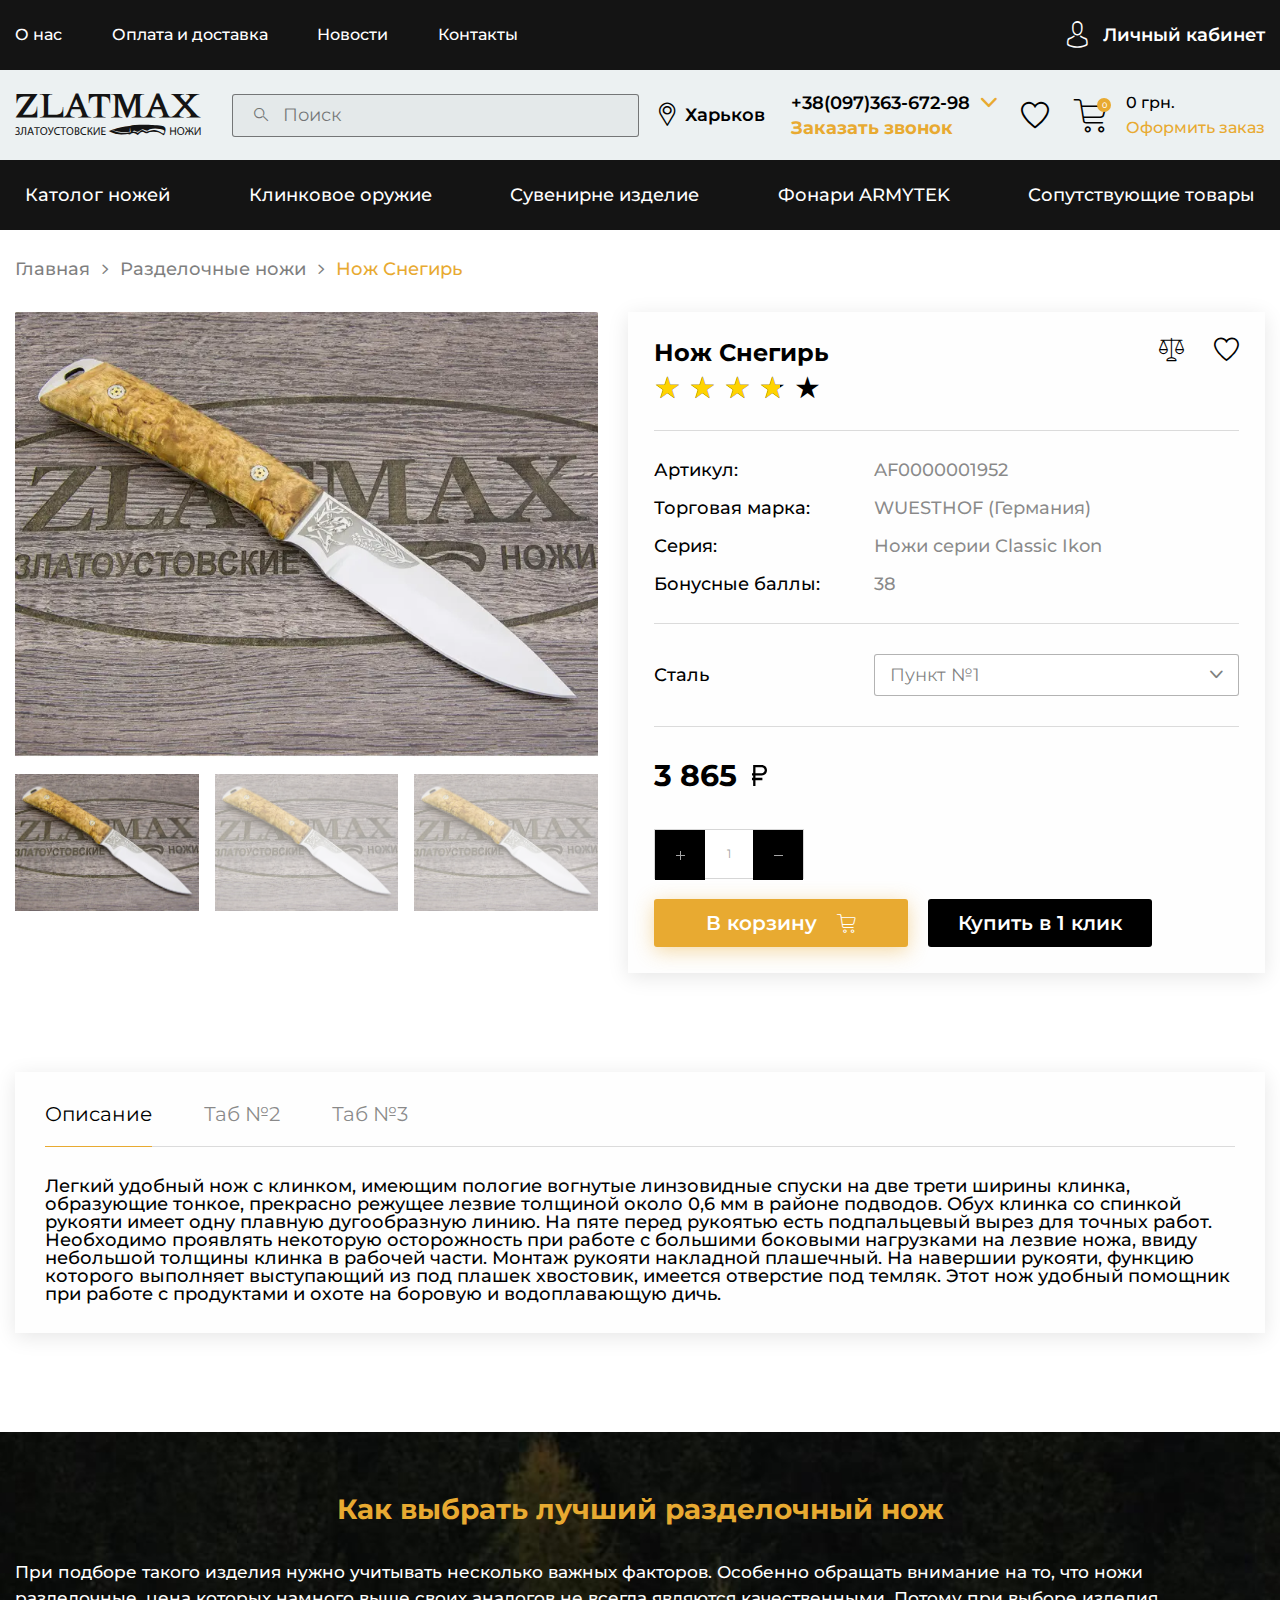
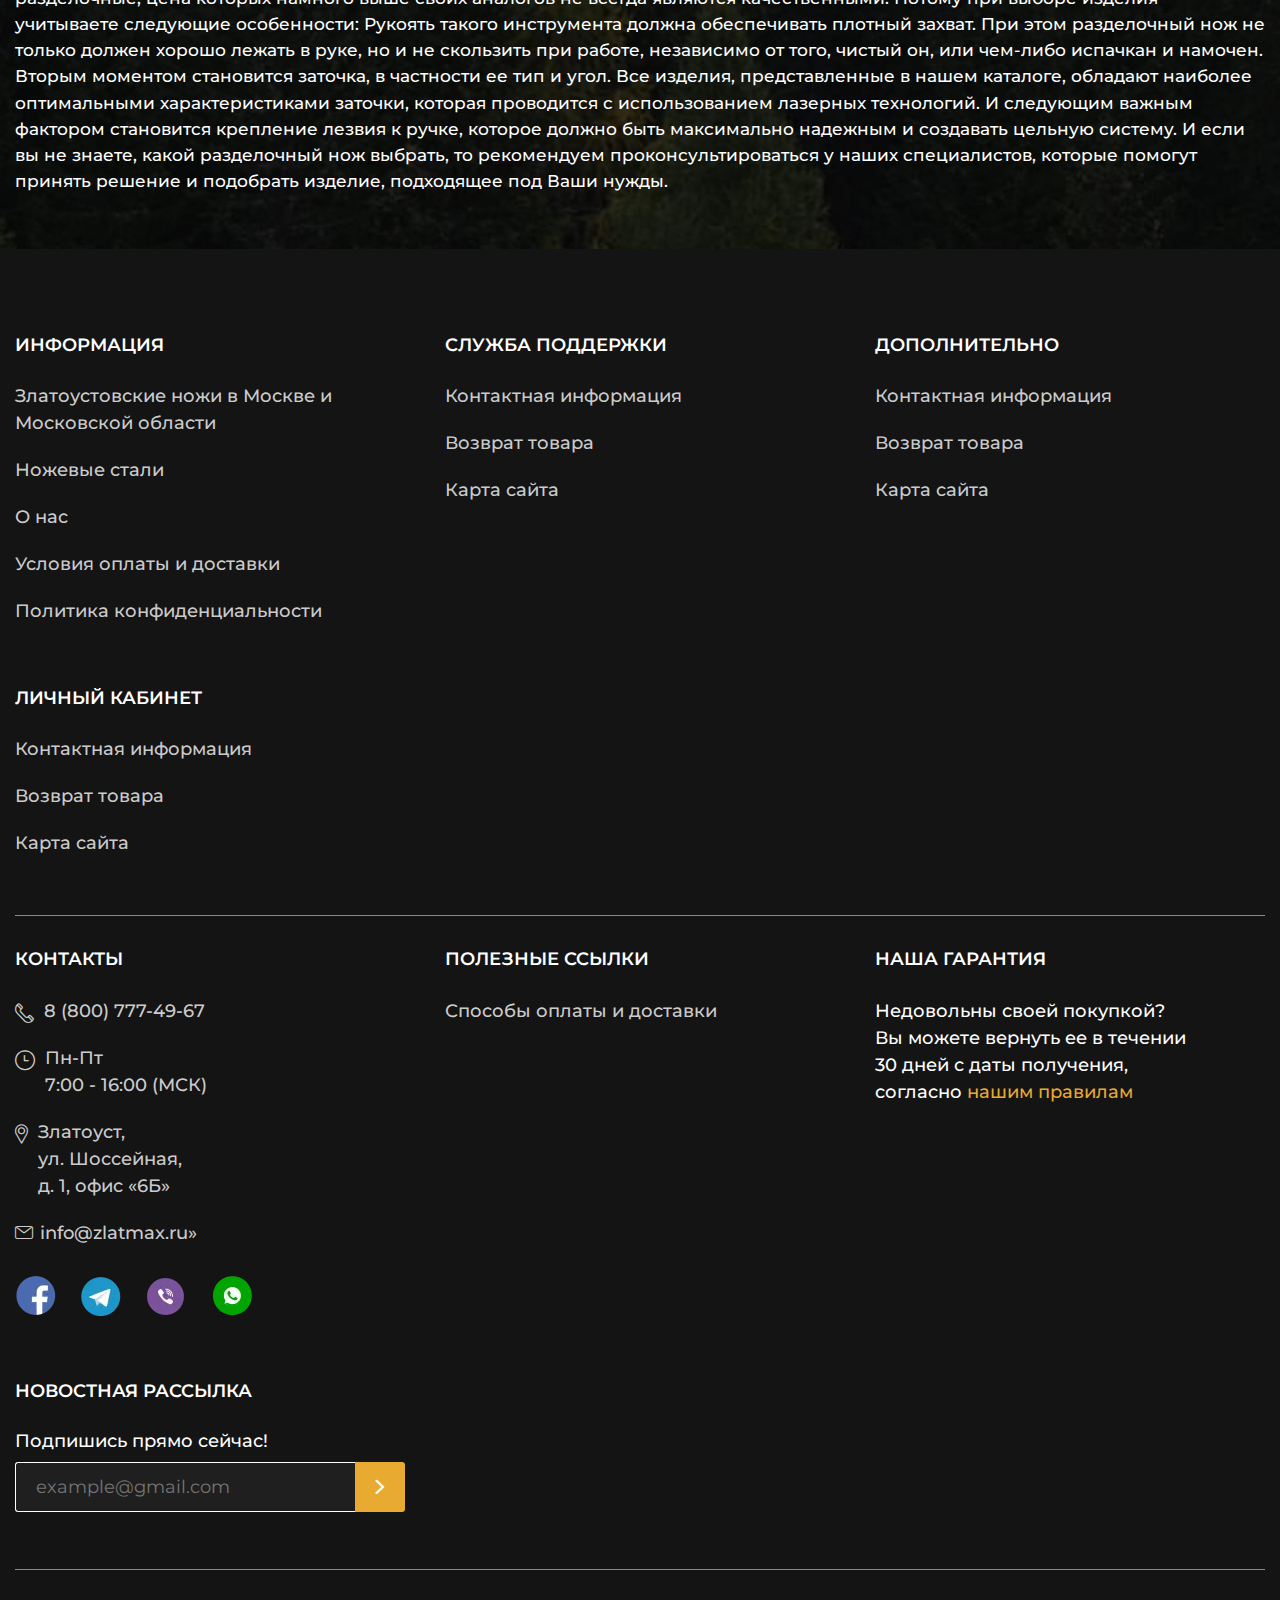
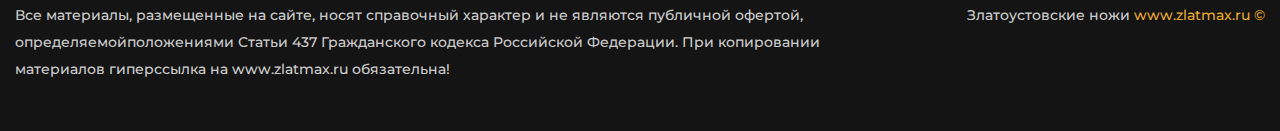
<file: product.html>
<!DOCTYPE html>
<html lang="ru">
<head>
   <title>Карточка товара</title>
   <meta charset="UTF-8">
   <meta name="format-detection" content="telephone=no">
   <!-- <style>body{opacity: 0;}</style> -->
   <link rel="stylesheet" href="css/style.min.css?_v=20230404205836">
   <!-- <link rel="shortcut icon" href="favicon.ico"> -->
   <!-- <meta name="robots" content="noindex, nofollow"> -->
   <meta name="viewport" content="width=device-width, initial-scale=1.0">
</head>

<body>
   <div class="wrapper">
      <header class="header">
   <div class="header__top top-header">
      <div class="top-header__container">
         <nav class="top-header__menu menu-top-header">
            <ul data-da=".menu__body,991.98" class="menu-top-header__list">
               <li class="menu-top-header__item menu-top-header__item_catalog""><a href="" class=" menu-top-header__link
                  menu-top-header__link_catalog _icon-arrow-bottom">Каталог товаров</a>
               </li>
               <li class="menu-top-header__item"><a href="" class="menu-top-header__link">О нас</a></li>
               <li class="menu-top-header__item"><a href="" class="menu-top-header__link">Оплата и доставка</a></li>
               <li class="menu-top-header__item"><a href="" class="menu-top-header__link">Новости</a></li>
               <li class="menu-top-header__item"><a href="" class="menu-top-header__link">Контакты</a></li>
            </ul>
         </nav>
         <a href="" class="top-header__user _icon-user"><span>Личный кабинет</span></a>
         <nav hidden class="menu">
            <button type="button" class="menu__icon icon-menu"><span></span></button>
            <div class="menu__body">
            </div>
         </nav>
      </div>
   </div>
   <div class="header__body body-header">
      <div class="body-header__container">
         <a href="" class="body-header__logo"></a>
         <div data-da=".catalog-header__container,479.98" class="body-header__search">
            <form action="#" class="search-header">
               <button type="button" class="search-header__button _icon-search"></button>
               <input autocomplete="off" type="text" name="form[]" data-error="Ошибка" placeholder="Поиск"
                  class="search-header__input">
            </form>
         </div>
         <div class="body-header__actions actions-header">
            <a href="" class="actions-header__locations _icon-location"><span>Харьков</span></a>
            <div data-da=".top-header__container,991.98,first" class="actions-header__phones phones-header">
               <div data-spollers class="phones-header__items">
                  <div class="phones-header__item">
                     <a href="tel:380973636729" class="phones-header__phone"><span>+38(097)363-672-98</span></a>
                     <button type="button" data-spoller class="phones-header__arrow _icon-arrow-bottom"></button>
                     <ul class="phones-header__list">
                        <li><a href="tel:380973636710" class="phones-header__phone">38(097)363-672-10</a></li>
                        <li><a href="tel:380973636746" class="phones-header__phone">38(097)363-672-46</a></li>
                        <li><a href="tel:380973636717" class="phones-header__phone">38(097)363-672-17</a></li>
                     </ul>
                  </div>
               </div>
               <button type="button" data-popup="callback" class="phones-header__callback">Заказать звонок</button>
            </div>
            <a href="" data-da=".top-header__container,991.98,2" class="actions-header__favorite _icon-favorite"></a>
            <a href="" data-da=".top-header__container,991.98,2" class="actions-header__cart cart-header">
               <div class="cart-header__icon _icon-cart"><span>0</span></div>
               <div class="cart-header__body">
                  <div class="cart-header__summ">0 грн.</div>
                  <div class="cart-header__link">Оформить заказ</div>
               </div>
            </a>
         </div>
      </div>
   </div>
   <div class="header__catalog catalog-header">
      <div class="catalog-header__container">
         <nav class="catalog-header__menu menu-catalog">
            <button type="button" class="menu-catalog__back _icon-back">Назад</button>
            <ul class="menu-catalog__list">
               <li class="menu-catalog__item"><a data-parent="1" class="menu-catalog__link">Католог ножей</a>
               </li>
               <li class="menu-catalog__item"><a data-parent="2" class="menu-catalog__link">Клинковое
                     оружие</a></li>
               <li class="menu-catalog__item"><a href="" class="menu-catalog__link">Сувенирне
                     изделие</a></li>
               <li class="menu-catalog__item"><a href="" class="menu-catalog__link">Фонари ARMYTEK</a>
               </li>
               <li class="menu-catalog__item"><a href="" class="menu-catalog__link">Сопутствующие
                     товары</a></li>
            </ul>
            <div class="menu-catalog__sub-menu sub-menu-catalog">
               <button type="button" class="sub-menu-catalog__back _icon-back">Назад</button>
               <div class="sub-menu-catalog__container">
                  <div hidden data-submenu="1" class="sub-menu-catalog__block">
                     <div class="sub-menu-catalog__category">
                        <a href="" class="sub-menu-catalog__link-category">Категория ножей</a>
                     </div>
                     <div class="sub-menu-catalog__category">
                        <a href="" class="sub-menu-catalog__link-category">Производство ножей</a>
                     </div>
                     <div class="sub-menu-catalog__category">
                        <a href="" class="sub-menu-catalog__link-category">Ножи по маркам стали</a>
                     </div>
                     <div class="sub-menu-catalog__category">
                        <a href="" class="sub-menu-catalog__link-category">Заточка и полировка ножей</a>
                     </div>
                     <div class="sub-menu-catalog__category">
                        <a href="" class="sub-menu-catalog__link-category">Ножевая мастерская</a>
                     </div>
                     <ul class="sub-menu-catalog__list">
                        <li class="sub-menu-catalog__item"><a href="" class="sub-menu-catalog__link">Разделочные
                              ножи</a></li>
                        <li class="sub-menu-catalog__item"><a href="" class="sub-menu-catalog__link">Турестические
                              ножи</a></li>
                        <li class="sub-menu-catalog__item"><a href="" class="sub-menu-catalog__link">Ножи
                              охотничьи</a>
                        </li>
                        <li class="sub-menu-catalog__item"><a href="" class="sub-menu-catalog__link">Булатные
                              ножи</a>
                        </li>
                        <li class="sub-menu-catalog__item"><a href="" class="sub-menu-catalog__link">Ножи из
                              дамаска</a>
                        </li>
                        <li class="sub-menu-catalog__item"><a href="" class="sub-menu-catalog__link">Тактического
                              назначения</a></li>
                        <li class="sub-menu-catalog__item"><a href="" class="sub-menu-catalog__link">Метательные
                              ножи</a></li>
                        <li class="sub-menu-catalog__item"><a href="" class="sub-menu-catalog__link">Мачете и
                              кукри</a>
                        </li <li class="sub-menu-catalog__item"><a href="" class="sub-menu-catalog__link">Ножи
                           кухонные</a></li>
                     </ul>
                     <ul class="sub-menu-catalog__list">
                        <li class="sub-menu-catalog__item"><a href="" class="sub-menu-catalog__link">Ножи АИР</a>
                        </li>
                        <li class="sub-menu-catalog__item"><a href="" class="sub-menu-catalog__link">Ножи ЗИК</a>
                        </li>
                        <li class="sub-menu-catalog__item"><a href="" class="sub-menu-catalog__link">Ножи
                              ЗЗОСС</a>
                        </li>
                        <li class="sub-menu-catalog__item"><a href="" class="sub-menu-catalog__link">Ножи
                              РОСоружие</a></li>
                        <li class="sub-menu-catalog__item"><a href="" class="sub-menu-catalog__link">Ножи
                              Оружейник</a></li>
                        <li class="sub-menu-catalog__item"><a href="" class="sub-menu-catalog__link">Булат Сергея
                              Баранова</a></li>
                        <li class="sub-menu-catalog__item"><a href="" class="sub-menu-catalog__link">Булат Андрея
                              Умерова</a></li>
                        <li class="sub-menu-catalog__item"><a href="" class="sub-menu-catalog__link">Ножи
                              Златко</a>
                        </li>
                        <li class="sub-menu-catalog__item"><a href="" class="sub-menu-catalog__link">Ножи
                              Стиль-М</a>
                        </li>
                        <li class="sub-menu-catalog__item"><a href="" class="sub-menu-catalog__link">Оружейная
                              компания</a></li>
                     </ul>
                     <ul class="sub-menu-catalog__list">
                        <li class="sub-menu-catalog__item"><a href="" class="sub-menu-catalog__link">Ножи из стали
                              40х102С2М</a></li>
                        <li class="sub-menu-catalog__item"><a href="" class="sub-menu-catalog__link">Ножи из стали
                              95х18</a></li>
                        <li class="sub-menu-catalog__item"><a href="" class="sub-menu-catalog__link">Ножи из стали
                              100х13м</a>
                        </li>
                        <li class="sub-menu-catalog__item"><a href="" class="sub-menu-catalog__link">Булатные
                              ножи</a>
                        </li>
                        <li class="sub-menu-catalog__item"><a href="" class="sub-menu-catalog__link">Ножи из
                              дамаска</a>
                        </li>
                        <li class="sub-menu-catalog__item"><a href="" class="sub-menu-catalog__link">Тактического
                              назначения</a></li>
                        <li class="sub-menu-catalog__item"><a href="" class="sub-menu-catalog__link">Метательные
                              ножи</a></li>
                        <li class="sub-menu-catalog__item"><a href="" class="sub-menu-catalog__link">Мачете и
                              кукри</a>
                        </li <li class="sub-menu-catalog__item"><a href="" class="sub-menu-catalog__link">Ножи
                           кухонные</a></li>
                     </ul>
                     <ul class="sub-menu-catalog__list">
                        <li class="sub-menu-catalog__item"><a href="" class="sub-menu-catalog__link">Паста ГОИ</a>
                        </li>
                        <li class="sub-menu-catalog__item"><a href="" class="sub-menu-catalog__link">Алмазная
                              паста</a></li>
                        <li class="sub-menu-catalog__item"><a href="" class="sub-menu-catalog__link">Бруски и
                              камни
                              для заточки</a>
                        </li>
                        <li class="sub-menu-catalog__item"><a href="" class="sub-menu-catalog__link">Заточные
                              системы</a>
                        </li>
                     </ul>
                     <ul class="sub-menu-catalog__list">
                        <li class="sub-menu-catalog__item"><a href="" class="sub-menu-catalog__link">Ножевые
                              клинки</a></li>
                        <li class="sub-menu-catalog__item"><a href="" class="sub-menu-catalog__link">Загатовки для
                              ножей</a></li>
                        <li class="sub-menu-catalog__item"><a href="" class="sub-menu-catalog__link">Литье для
                              ножей</a>
                        </li>
                        <li class="sub-menu-catalog__item"><a href="" class="sub-menu-catalog__link">Материалы для
                              рукоятей</a>
                        </li>
                        <li class="sub-menu-catalog__item"><a href="" class="sub-menu-catalog__link">Уход за
                              рукоятиями ножей</a>
                        </li>
                     </ul>
                     <div class="sub-menu-catalog__footer">
                        <a href="" class="sub-menu-catalog__all">Смотреть все</a>
                     </div>
                     <div class="sub-menu-catalog__footer">
                        <a href="" class="sub-menu-catalog__all">Смотреть все</a>
                     </div>
                     <div class="sub-menu-catalog__footer">
                        <a href="" class="sub-menu-catalog__all">Смотреть все</a>
                     </div>
                     <div class="sub-menu-catalog__footer">
                        <a href="" class="sub-menu-catalog__all">Смотреть все</a>
                     </div>
                     <div class="sub-menu-catalog__footer">
                        <a href="" class="sub-menu-catalog__all">Смотреть все</a>
                     </div>
                  </div>
                  <div hidden data-submenu="2" class="sub-menu-catalog__block">
                     <div class="sub-menu-catalog__category">
                        <a href="" class="sub-menu-catalog__link-category">Категория ножей</a>
                     </div>
                     <div class="sub-menu-catalog__category">
                        <a href="" class="sub-menu-catalog__link-category">Производство ножей</a>
                     </div>
                     <div class="sub-menu-catalog__category">
                        <a href="" class="sub-menu-catalog__link-category">Заточка и полировка ножей</a>
                     </div>
                     <ul class="sub-menu-catalog__list">
                        <li class="sub-menu-catalog__item"><a href="" class="sub-menu-catalog__link">Разделочные
                              ножи</a></li>
                        <li class="sub-menu-catalog__item"><a href="" class="sub-menu-catalog__link">Турестические
                              ножи</a></li>
                        <li class="sub-menu-catalog__item"><a href="" class="sub-menu-catalog__link">Ножи
                              охотничьи</a>
                        </li>
                        <li class="sub-menu-catalog__item"><a href="" class="sub-menu-catalog__link">Булатные
                              ножи</a>
                        </li>
                        <li class="sub-menu-catalog__item"><a href="" class="sub-menu-catalog__link">Ножи из
                              дамаска</a>
                        </li>
                        <li class="sub-menu-catalog__item"><a href="" class="sub-menu-catalog__link">Тактического
                              назначения</a></li>
                        <li class="sub-menu-catalog__item"><a href="" class="sub-menu-catalog__link">Метательные
                              ножи</a></li>
                        <li class="sub-menu-catalog__item"><a href="" class="sub-menu-catalog__link">Мачете и
                              кукри</a>
                        </li <li class="sub-menu-catalog__item"><a href="" class="sub-menu-catalog__link">Ножи
                           кухонные</a></li>
                     </ul>
                     <ul class="sub-menu-catalog__list">
                        <li class="sub-menu-catalog__item"><a href="" class="sub-menu-catalog__link">Ножи АИР</a>
                        </li>
                        <li class="sub-menu-catalog__item"><a href="" class="sub-menu-catalog__link">Ножи ЗИК</a>
                        </li>
                        <li class="sub-menu-catalog__item"><a href="" class="sub-menu-catalog__link">Ножи ЗЗОСС</a>
                        </li>
                        <li class="sub-menu-catalog__item"><a href="" class="sub-menu-catalog__link">Ножи
                              РОСоружие</a></li>
                        <li class="sub-menu-catalog__item"><a href="" class="sub-menu-catalog__link">Ножи
                              Оружейник</a></li>
                        <li class="sub-menu-catalog__item"><a href="" class="sub-menu-catalog__link">Булат Сергея
                              Баранова</a></li>
                        <li class="sub-menu-catalog__item"><a href="" class="sub-menu-catalog__link">Булат Андрея
                              Умерова</a></li>
                        <li class="sub-menu-catalog__item"><a href="" class="sub-menu-catalog__link">Ножи Златко</a>
                        </li>
                        <li class="sub-menu-catalog__item"><a href="" class="sub-menu-catalog__link">Ножи Стиль-М</a>
                        </li>
                        <li class="sub-menu-catalog__item"><a href="" class="sub-menu-catalog__link">Оружейная
                              компания</a></li>
                     </ul>
                     <ul class="sub-menu-catalog__list">
                        <li class="sub-menu-catalog__item"><a href="" class="sub-menu-catalog__link">Ножевые
                              клинки</a></li>
                        <li class="sub-menu-catalog__item"><a href="" class="sub-menu-catalog__link">Загатовки для
                              ножей</a></li>
                        <li class="sub-menu-catalog__item"><a href="" class="sub-menu-catalog__link">Литье для
                              ножей</a>
                        </li>
                        <li class="sub-menu-catalog__item"><a href="" class="sub-menu-catalog__link">Материалы для
                              рукоятей</a>
                        </li>
                        <li class="sub-menu-catalog__item"><a href="" class="sub-menu-catalog__link">Уход за
                              рукоятиями ножей</a>
                        </li>
                     </ul>
                     <div class="sub-menu-catalog__footer">
                        <a href="" class="sub-menu-catalog__all">Смотреть все</a>
                     </div>
                     <div class="sub-menu-catalog__footer">
                        <a href="" class="sub-menu-catalog__all">Смотреть все</a>
                     </div>
                     <div class="sub-menu-catalog__footer">
                        <a href="" class="sub-menu-catalog__all">Смотреть все</a>
                     </div>
                  </div>
               </div>
            </div>
         </nav>
      </div>
   </div>
</header>
      <main class="page page__inner">
         <div class="page__header">
            <div class="page__container">
               <nav class="page__breadcrums breadcrums">
                  <ul class="breadcrums__list">
                     <li class="breadcrums__item">
                        <a href="" class="breadcrums__link">Главная</a>
                     </li>
                     <li class="breadcrums__item">
                        <a href="" class="breadcrums__link">Разделочные ножи</a>
                     </li>
                     <li class="breadcrums__item">
                        <span href="" class="breadcrums__current">Нож Снегирь</span>
                     </li>
                  </ul>
               </nav>
            </div>
         </div>
         <div class="product">
            <div class="product__container">
               <div class="product__main main-product">
                  <div class="main-product__images images-product">
                     <div class="images-product__slider">
                        <div class="images-product__swiper">
                           <div class="images-product__slide-ibg">
                              <picture><source srcset="img/product/01.webp" type="image/webp"><img src="img/product/01.jpg" alt=""></picture>
                           </div>
                           <div class="images-product__slide-ibg">
                              <picture><source srcset="img/product/01.webp" type="image/webp"><img src="img/product/01.jpg" alt=""></picture>
                           </div>
                           <div class="images-product__slide-ibg">
                              <picture><source srcset="img/product/01.webp" type="image/webp"><img src="img/product/01.jpg" alt=""></picture>
                           </div>
                           <div class="images-product__slide-ibg">
                              <picture><source srcset="img/product/01.webp" type="image/webp"><img src="img/product/01.jpg" alt=""></picture>
                           </div>
                           <div class="images-product__slide-ibg">
                              <picture><source srcset="img/product/01.webp" type="image/webp"><img src="img/product/01.jpg" alt=""></picture>
                           </div>
                        </div>
                     </div>
                     <div class="images-product__thumbs thumbs-images">
                        <div class="thumbs-images__swiper">
                           <div class="thumbs-images__slide-ibg">
                              <picture><source srcset="img/product/01.webp" type="image/webp"><img src="img/product/01.jpg" alt=""></picture>
                           </div>
                           <div class="thumbs-images__slide-ibg">
                              <picture><source srcset="img/product/01.webp" type="image/webp"><img src="img/product/01.jpg" alt=""></picture>
                           </div>
                           <div class="thumbs-images__slide-ibg">
                              <picture><source srcset="img/product/01.webp" type="image/webp"><img src="img/product/01.jpg" alt=""></picture>
                           </div>
                           <div class="thumbs-images__slide-ibg">
                              <picture><source srcset="img/product/01.webp" type="image/webp"><img src="img/product/01.jpg" alt=""></picture>
                           </div>
                           <div class="thumbs-images__slide-ibg">
                              <picture><source srcset="img/product/01.webp" type="image/webp"><img src="img/product/01.jpg" alt=""></picture>
                           </div>
                        </div>
                     </div>
                  </div>
                  <div class="main-product__body body-product">
                     <div class="body-product__header header-product">
                        <div class="header-product__line">
                           <h1 class="header-product__title">Нож Снегирь</h1>
                           <a href="" class="header-product__link _icon-compare"></a>
                           <a href="" class="header-product__link _icon-favorite"></a>
                        </div>
                        <div class="header-product__rating rating">
                           <div class="rating__body">
                              <div class="rating__active"></div>
                              <div class="rating__items">
                                 <input type="radio" class="rating__item" value="1" name="rating">
                                 <input type="radio" class="rating__item" value="2" name="rating">
                                 <input type="radio" class="rating__item" value="3" name="rating">
                                 <input type="radio" class="rating__item" value="4" name="rating">
                                 <input type="radio" class="rating__item" value="5" name="rating">
                              </div>
                           </div>
                           <div class="rating__value">3.6</div>
                        </div>
                     </div>
                     <div class="body-product__table table-product">
                        <div class="table-product__label">Артикул:</div>
                        <div class="table-product__value">AF0000001952</div>
                        <div class="table-product__label">Торговая марка:</div>
                        <div class="table-product__value">WUESTHOF (Германия)</div>
                        <div class="table-product__label">Серия:</div>
                        <div class="table-product__value">Ножи серии Classic Ikon</div>
                        <div class="table-product__label">Бонусные баллы:</div>
                        <div class="table-product__value">38</div>
                     </div>
                     <div class="body-product__options options-product">
                        <div class="options-product__label">Сталь</div>
                        <div class="options-product__value">
                           <select name="form[]" class=" form">
                              <option value="1" selected>Пункт №1</option>
                              <option value="2">Пункт №2</option>
                              <option value="3">Пункт №3</option>
                              <option value="4">Пункт №4</option>
                           </select>
                        </div>
                     </div>
                     <div class="body-product__actions actions-product">
                        <div class="actions-product__price">3 865</div>
                        <div class="actions-product__row">
                           <div class="actions-product__quantity quantity">
                              <button type="button" class="quantity__button quantity__button_plus"></button>
                              <div class="quantity__input">
                                 <input autocomplete="off" type="text" name="form[]" value="1">
                              </div>
                              <button type="button" class="quantity__button quantity__button_minus"></button>
                           </div>
                           <div class="actions-product__buttons">
                              <a href="" class="actions-product__cart button"><span class="_icon-cart">В корзину</span></a>
                              <a href="" class="actions-product__button button button_black">Купить в 1 клик</a>
                           </div>
                        </div>
                     </div>
                  </div>
               </div>
               <div data-tabs="992" class="product__info product-info">
                  <nav data-tabs-titles class="product-info__navigation">
                     <button type="button" class="product-info__title _tab-active">Описание</button>
                     <button type="button" class="product-info__title">Таб №2</button>
                     <button type="button" class="product-info__title">Таб №3</button>
                  </nav>
                  <div data-tabs-body class="product-info__content">
                     <div class="product-info__body">
                        Легкий удобный нож с клинком, имеющим пологие вогнутые линзовидные спуски на две трети ширины клинка, образующие тонкое,
                        прекрасно режущее лезвие толщиной около 0,6 мм в районе подводов.

                        Обух клинка со спинкой рукояти имеет одну плавную дугообразную линию. На пяте перед рукоятью есть подпальцевый вырез для точных работ.

                        Необходимо проявлять некоторую осторожность при работе с большими боковыми нагрузками на лезвие ножа, ввиду небольшой толщины клинка
                        в рабочей части.

                        Монтаж рукояти накладной плашечный. На навершии рукояти, функцию которого выполняет выступающий из под плашек хвостовик,
                        имеется отверстие под темляк. Этот нож удобный помощник при работе с продуктами и охоте на боровую и водоплавающую дичь.
                     </div>
                     <div class="product-info__body">
                        Содержимое второго таба
                     </div>
                     <div class="product-info__body">
                        Содержимое третьего таба
                     </div>
                  </div>
               </div>
            </div>
         </div>
      </main>
      <footer class="footer">
   <section class="footer__text text-footer">
      <div class="text-footer__container">
         <h1 class="text-footer__title">Как выбрать лучший разделочный нож</h1>
         <div class="text-footer__text">При подборе такого изделия нужно учитывать несколько важных факторов. Особенно обращать внимание на то, что ножи разделочные, цена которых намного выше своих аналогов не всегда являются качественными. Потому при выборе изделия учитываете следующие особенности: Рукоять такого инструмента должна обеспечивать плотный захват. При этом разделочный нож не только должен хорошо лежать в руке, но и не скользить при работе, независимо от того, чистый он, или чем-либо испачкан и намочен. Вторым моментом становится заточка, в частности ее тип и угол. Все изделия, представленные в нашем каталоге, обладают наиболее оптимальными характеристиками заточки, которая проводится с использованием лазерных технологий. И следующим важным фактором становится крепление лезвия к ручке, которое должно быть максимально надежным и создавать цельную систему. И если вы не знаете, какой разделочный нож выбрать, то рекомендуем проконсультироваться у наших специалистов, которые помогут принять решение и подобрать изделие, подходящее под Ваши нужды.</div>
      </div>
   </section>
   <div class="footer__container">
      <div class="footer__body body-footer">
         <div class="body-footer__row">
            <div class="body-footer__item item-footer">
               <div data-spollers="767.98" class=" item-footer__spoller spoller-item-footer">
                  <div class="spoller-item-footer__item">
                     <button type="button" data-spoller class="spoller-item-footer__title">ИНФОРМАЦИЯ</button>
                     <div class="spoller-item-footer__body">
                        <nav class="menu-footer">
                           <ul class="menu-footer__list">
                              <li class="menu-footer__item">
                                 <a href="" class="menu-footer__link">Златоустовские ножи
                                    в Москве и Московской
                                    области</a>
                              </li>
                              <li class="menu-footer__item">
                                 <a href="" class="menu-footer__link">Ножевые стали</a>
                              </li>
                              <li class="menu-footer__item">
                                 <a href="" class="menu-footer__link">О нас</a>
                              </li>
                              <li class="menu-footer__item">
                                 <a href="" class="menu-footer__link">Условия оплаты
                                    и доставки</a>
                              </li>
                              <li class="menu-footer__item">
                                 <a href="" class="menu-footer__link">Политика
                                    конфиденциальности</a>
                              </li>
                           </ul>
                        </nav>
                     </div>
                  </div>
               </div>
            </div>
            <div class="body-footer__item item-footer">
               <div data-spollers="767.98" class=" item-footer__spoller spoller-item-footer">
                  <div class="spoller-item-footer__item">
                     <button type="button" data-spoller class="spoller-item-footer__title">СЛУЖБА ПОДДЕРЖКИ</button>
                     <div class="spoller-item-footer__body">
                        <nav class="menu-footer">
                           <ul class="menu-footer__list">
                              <li class="menu-footer__item">
                                 <a href="" class="menu-footer__link">Контактная информация</a>
                              </li>
                              <li class="menu-footer__item">
                                 <a href="" class="menu-footer__link">Возврат товара</a>
                              </li>
                              <li class="menu-footer__item">
                                 <a href="" class="menu-footer__link">Карта сайта</a>
                              </li>
                           </ul>
                        </nav>
                     </div>
                  </div>
               </div>
            </div>
            <div class="body-footer__item item-footer">
               <div data-spollers="767.98" class=" item-footer__spoller spoller-item-footer">
                  <div class="spoller-item-footer__item">
                     <button type="button" data-spoller class="spoller-item-footer__title">ДОПОЛНИТЕЛЬНО</button>
                     <div class="spoller-item-footer__body">
                        <nav class="menu-footer">
                           <ul class="menu-footer__list">
                              <li class="menu-footer__item">
                                 <a href="" class="menu-footer__link">Контактная информация</a>
                              </li>
                              <li class="menu-footer__item">
                                 <a href="" class="menu-footer__link">Возврат товара</a>
                              </li>
                              <li class="menu-footer__item">
                                 <a href="" class="menu-footer__link">Карта сайта</a>
                              </li>
                           </ul>
                        </nav>
                     </div>
                  </div>
               </div>
            </div>
            <div class="body-footer__item item-footer">
               <div data-spollers="767.98" class=" item-footer__spoller spoller-item-footer">
                  <div class="spoller-item-footer__item">
                     <button type="button" data-spoller class="spoller-item-footer__title">ЛИЧНЫЙ КАБИНЕТ</button>
                     <div class="spoller-item-footer__body">
                        <nav class="menu-footer">
                           <ul class="menu-footer__list">
                              <li class="menu-footer__item">
                                 <a href="" class="menu-footer__link">Контактная информация</a>
                              </li>
                              <li class="menu-footer__item">
                                 <a href="" class="menu-footer__link">Возврат товара</a>
                              </li>
                              <li class="menu-footer__item">
                                 <a href="" class="menu-footer__link">Карта сайта</a>
                              </li>
                           </ul>
                        </nav>
                     </div>
                  </div>
               </div>
            </div>
         </div>
         <div class="body-footer__row">
            <div class="body-footer__item item-footer">
               <div data-spollers="767.98" class=" item-footer__spoller spoller-item-footer">
                  <div class="spoller-item-footer__item">
                     <button type="button" data-spoller class="spoller-item-footer__title"> КОНТАКТЫ</button>
                     <div class="spoller-item-footer__body">
                        <nav class="menu-footer">
                           <ul class="menu-footer__list">
                              <li class="menu-footer__item">
                                 <a href="tel:88007774967" class="menu-footer__link _icon-footer-phone">8 (800)
                                    777-49-67</a>
                              </li>
                              <li class="menu-footer__item _icon-footer-oclock">
                                 <div>
                                    <p>Пн-Пт</p>
                                    <p>7:00 - 16:00 (МСК)</p>
                                 </div>
                              </li>
                              <li class="menu-footer__item _icon-footer-location">
                                 <div>
                                    <p>Златоуст,</p>
                                    <p>ул. Шоссейная,</p>
                                    <p>д. 1, офис «6Б»</p>
                                 </div>
                              </li>
                              <li class="menu-footer__item">
                                 <a href="mailto:info@zlatmax.ru" class="menu-footer__link _icon-footer-email">info@zlatmax.ru»
                                 </a>
                              </li>
                           </ul>
                        </nav>
                        <ul class="social-footer">
                           <li class="social-footer__item">
                              <a href="" class="social-footer__link">
                                 <picture><source srcset="img/social/facebook.webp" type="image/webp"><img src="img/social/facebook.png" alt=""></picture>
                              </a>
                           </li>
                           <li class="social-footer__item">
                              <a href="" class="social-footer__link">
                                 <picture><source srcset="img/social/telegram.webp" type="image/webp"><img src="img/social/telegram.png" alt=""></picture>
                              </a>
                           </li>
                           <li class="social-footer__item">
                              <a href="" class="social-footer__link">
                                 <picture><source srcset="img/social/viber.webp" type="image/webp"><img src="img/social/viber.png" alt=""></picture>
                              </a>
                           </li>
                           <li class="social-footer__item">
                              <a href="" class="social-footer__link">
                                 <picture><source srcset="img/social/whatsapp.webp" type="image/webp"><img src="img/social/whatsapp.png" alt=""></picture>
                              </a>
                           </li>
                        </ul>
                     </div>
                  </div>
               </div>
            </div>
            <div class="body-footer__item item-footer">
               <div data-spollers="767.98" class=" item-footer__spoller spoller-item-footer">
                  <div class="spoller-item-footer__item">
                     <button type="button" data-spoller class="spoller-item-footer__title">ПОЛЕЗНЫЕ ССЫЛКИ</button>
                     <div class="spoller-item-footer__body">
                        <nav class="menu-footer">
                           <ul class="menu-footer__list">
                              <li class="menu-footer__item">
                                 <a href="" class="menu-footer__link">Способы оплаты и доставки</a>
                              </li>
                           </ul>
                        </nav>
                     </div>
                  </div>
               </div>
            </div>
            <div class="body-footer__item item-footer">
               <div data-spollers="767.98" class=" item-footer__spoller spoller-item-footer">
                  <div class="spoller-item-footer__item">
                     <button type="button" data-spoller class="spoller-item-footer__title"> НАША ГАРАНТИЯ</button>
                     <div class="spoller-item-footer__body">
                        <div class="spoller-item-footer__text">
                           <p>Недовольны своей покупкой?</p>
                           Вы можете вернуть ее в течении
                           30 дней с даты получения,
                           согласно <a href="">нашим правилам</a>
                        </div>
                     </div>
                  </div>
               </div>
            </div>
            <div class="body-footer__item item-footer">
               <div data-spollers="767.98" class=" item-footer__spoller spoller-item-footer">
                  <div class="spoller-item-footer__item">
                     <button type="button" data-spoller class="spoller-item-footer__title"> НОВОСТНАЯ РАССЫЛКА</button>
                     <form action="#" class="spoller-item-footer__body footer-subscribe">
                        <label for="subsribe-input" class="footer-subscribe__label">Подпишись прямо сейчас!</label>
                        <div class="footer-subscribe__line">
                           <input id="subsribe-input" autocomplete="off" type="text" name="form[]" data-error="Ошибка" data-required="email" placeholder="example@gmail.com" class="footer-subscribe__input">
                           <button type="submit" class="footer-subscribe__button _icon-arrow-bottom"></button>
                        </div>
                     </form>
                  </div>
               </div>
            </div>
         </div>
         <div class="body-footer__bottom">
            <div class="body-footer__rules">Все материалы, размещенные на сайте, носят справочный характер и не являются
               публичной офертой, определяемойположениями Статьи 437 Гражданского кодекса Российской Федерации.
               При копировании материалов гиперссылка на www.zlatmax.ru обязательна!
            </div>
            <div class="body-footer__copy">Златоустовские ножи <span> www.zlatmax.ru © </span></div>
         </div>
      </div>
   </div>
</footer>
   </div>
   <div id="callback" aria-hidden="true" class="popup">
   <div class="popup__wrapper">
      <div class="popup__content">
         <button data-close type="button" class="popup__close">Закрыть</button>
         <div class="popup__text">
            Тут будет форма
         </div>
      </div>
   </div>
</div>
   <script src="js/app.min.js?_v=20230404205836"></script>

</body>

</html>
</file>
<file: css/style.min.css>
@charset "UTF-8";@import url(https://fonts.googleapis.com/css?family=Montserrat:500,600,700&display=swap);@font-face{font-family:icons;font-display:swap;src:url(../fonts/icons.woff2) format("woff2"),url(../fonts/icons.woff) format("woff");font-weight:400}._spoller-init .spoller-item-footer__title::after,.body-header__logo,.breadcrums__link::after,.menu-catalog__link[data-parent]::before,.phones-header__phone::before,.product-slider__more::after,.select__body .select__value::after,[class*=_icon-]:before{font-family:icons;font-style:normal;font-weight:400;font-variant:normal;text-transform:none;line-height:1;-webkit-font-smoothing:antialiased;-moz-osx-font-smoothing:grayscale}[class*=_icon-]:before{display:block}._icon-arrow-bottom:before,.menu-catalog__link[data-parent]:before{content:"\e900"}._icon-cart:before{content:"\e901"}._icon-compare:before{content:"\e902"}._icon-favorite:before{content:"\e903"}._icon-footer-email:before{content:"\e904"}._icon-footer-location:before{content:"\e905"}._icon-footer-oclock:before{content:"\e906"}._icon-footer-phone:before,.phones-header__phone:before{content:"\e907"}._icon-location:before{content:"\e908"}._icon-logo:before,.body-header__logo:before{content:"\e909"}._icon-rub:before{content:"\e90a"}._icon-search:before{content:"\e90b"}._icon-spoller-arrow:before{content:"\e90c"}._icon-user:before{content:"\e90d"}._icon-back:before{content:"\e90e"}*{padding:0;margin:0;border:0}*,:after,:before{-webkit-box-sizing:border-box;box-sizing:border-box}body,html{height:100%;min-width:320px}body{color:#000;line-height:1;font-family:Montserrat;font-size:1.125rem;-ms-text-size-adjust:100%;-moz-text-size-adjust:100%;-webkit-text-size-adjust:100%;-webkit-font-smoothing:antialiased;-moz-osx-font-smoothing:grayscale}button,input,textarea{font-family:Montserrat;font-size:inherit;outline:0}button{cursor:pointer;color:inherit;background-color:inherit}a{color:inherit}a:link,a:visited{text-decoration:none}a:hover{text-decoration:none}ul li{list-style:none;list-style-type:none}img{vertical-align:top}h1,h2,h3,h4,h5,h6{font-weight:inherit;font-size:inherit}body{font-weight:500}.lock body{overflow:hidden;-ms-touch-action:none;touch-action:none}.wrapper{min-height:100%;display:-webkit-box;display:-ms-flexbox;display:flex;-webkit-box-orient:vertical;-webkit-box-direction:normal;-ms-flex-direction:column;flex-direction:column;overflow:hidden}.wrapper>main{-webkit-box-flex:1;-ms-flex:1 1 auto;flex:1 1 auto}.wrapper>*{min-width:0}[class*=__container]{max-width:99.375rem;-webkit-box-sizing:content-box;box-sizing:content-box;margin:0 auto;padding:0 .9375rem}@supports (margin-bottom:clamp(1.875rem ,1.5673076923rem + 1.5384615385vw ,3.125rem)){.product-slider__header:not(:last-child){margin-bottom:clamp(1.875rem ,1.5673076923rem + 1.5384615385vw ,3.125rem)}}@supports not (margin-bottom:clamp(1.875rem ,1.5673076923rem + 1.5384615385vw ,3.125rem)){.product-slider__header:not(:last-child){margin-bottom:calc(1.875rem + 1.25 * (100vw - 20rem)/ 81.25)}}.product-slider__title{letter-spacing:.05em;font-size:1.875rem;font-weight:700;line-height:1.5333333333}.product-slider__more{color:rgba(20,20,20,.58);-webkit-transition:color .3s ease 0s;-o-transition:color .3s ease 0s;transition:color .3s ease 0s;font-weight:600;font-size:1.125rem;display:-webkit-inline-box;display:-ms-inline-flexbox;display:inline-flex;-webkit-box-align:center;-ms-flex-align:center;align-items:center;gap:.8333333333em}.product-slider__more::after{content:"\e900";font-size:.5555555556em;-webkit-transform:rotate(-90deg);-ms-transform:rotate(-90deg);transform:rotate(-90deg);color:#e8aa31}.product-slider__slider{padding:.9375rem 1.25rem;margin:0 -1.25rem}@supports (margin-bottom:clamp(1.875rem ,1.5673076923rem + 1.5384615385vw ,3.125rem)){.product-slider__swiper:not(:last-child){margin-bottom:clamp(1.875rem ,1.5673076923rem + 1.5384615385vw ,3.125rem)}}@supports not (margin-bottom:clamp(1.875rem ,1.5673076923rem + 1.5384615385vw ,3.125rem)){.product-slider__swiper:not(:last-child){margin-bottom:calc(1.875rem + 1.25 * (100vw - 20rem)/ 81.25)}}.product-card{background-color:#fff;display:-ms-grid;display:grid;-ms-grid-rows:auto 1fr;grid-template-rows:auto 1fr;-webkit-box-shadow:0 4px 20px rgba(0,0,0,.1);box-shadow:0 4px 20px rgba(0,0,0,.1);-webkit-transition:-webkit-box-shadow .3s ease 0s;transition:-webkit-box-shadow .3s ease 0s;-o-transition:box-shadow .3s ease 0s;transition:box-shadow .3s ease 0s;transition:box-shadow .3s ease 0s,-webkit-box-shadow .3s ease 0s;position:relative}.product-card__sale{position:absolute;top:1.25rem;left:0;color:#fff;background-color:#e8aa31;padding:.375rem 1.375rem;z-index:10;pointer-events:none}@supports (padding-top:clamp(0.9375rem ,0.7836538462rem + 0.7692307692vw ,1.5625rem)){.product-card__image{padding-top:clamp(.9375rem ,.7836538462rem + .7692307692vw ,1.5625rem)}}@supports not (padding-top:clamp(0.9375rem ,0.7836538462rem + 0.7692307692vw ,1.5625rem)){.product-card__image{padding-top:calc(.9375rem + .625 * (100vw - 20rem)/ 81.25)}}@supports (padding-bottom:clamp(0.9375rem ,0.7836538462rem + 0.7692307692vw ,1.5625rem)){.product-card__image{padding-bottom:clamp(.9375rem ,.7836538462rem + .7692307692vw ,1.5625rem)}}@supports not (padding-bottom:clamp(0.9375rem ,0.7836538462rem + 0.7692307692vw ,1.5625rem)){.product-card__image{padding-bottom:calc(.9375rem + .625 * (100vw - 20rem)/ 81.25)}}@supports (padding-left:clamp(0.9375rem ,0.3990384615rem + 2.6923076923vw ,3.125rem)){.product-card__image{padding-left:clamp(.9375rem ,.3990384615rem + 2.6923076923vw ,3.125rem)}}@supports not (padding-left:clamp(0.9375rem ,0.3990384615rem + 2.6923076923vw ,3.125rem)){.product-card__image{padding-left:calc(.9375rem + 2.1875 * (100vw - 20rem)/ 81.25)}}@supports (padding-right:clamp(0.9375rem ,0.3990384615rem + 2.6923076923vw ,3.125rem)){.product-card__image{padding-right:clamp(.9375rem ,.3990384615rem + 2.6923076923vw ,3.125rem)}}@supports not (padding-right:clamp(0.9375rem ,0.3990384615rem + 2.6923076923vw ,3.125rem)){.product-card__image{padding-right:calc(.9375rem + 2.1875 * (100vw - 20rem)/ 81.25)}}.product-card__item-image-ibg{display:block;padding-bottom:88.8888888889%}.product-card__body{padding:1.25rem;display:-webkit-box;display:-ms-flexbox;display:flex;-webkit-box-orient:vertical;-webkit-box-direction:normal;-ms-flex-direction:column;flex-direction:column}.product-card__title{-webkit-box-flex:1;-ms-flex:1 1 auto;flex:1 1 auto;font-weight:600;font-size:1.25rem;line-height:1.7}.product-card__title:not(:last-child){margin-bottom:.5em}.product-card__info:not(:last-child){margin-bottom:.9375em}.product-card__rating:not(:last-child){margin-bottom:1.625rem}.product-card__footer{border-top:1px solid rgba(20,20,20,.5);padding:1.25rem 0;display:-webkit-box;display:-ms-flexbox;display:flex;-webkit-box-align:center;-ms-flex-align:center;align-items:center;gap:.9375rem}.product-card__price{-webkit-box-flex:1;-ms-flex:1 1 auto;flex:1 1 auto;font-weight:600;font-size:1.25rem;line-height:1.7}.product-card__compare,.product-card__favorite{font-size:1.5rem;-webkit-transition:color .3s ease 0s;-o-transition:color .3s ease 0s;transition:color .3s ease 0s}.product-card__cart{width:100%}.product-card__cart span{display:-webkit-box;display:-ms-flexbox;display:flex;-webkit-box-orient:horizontal;-webkit-box-direction:reverse;-ms-flex-direction:row-reverse;flex-direction:row-reverse;-webkit-box-align:center;-ms-flex-align:center;align-items:center;-webkit-box-pack:center;-ms-flex-pack:center;justify-content:center}.product-card__cart span::before{margin:0 0 0 1rem}.info-product-card{color:#ababab;display:-webkit-box;display:-ms-flexbox;display:flex;-webkit-box-pack:justify;-ms-flex-pack:justify;justify-content:space-between;gap:.625rem;font-size:1rem}.info-product-card__materials{text-align:right}.dotts{display:-ms-grid;display:grid;grid-auto-flow:column;-webkit-box-pack:center;-ms-flex-pack:center;justify-content:center;margin:0 auto;overflow:hidden}.dotts .swiper-pagination-bullet{margin:0 .46875rem;cursor:pointer;height:1.875rem;width:1.125rem;position:relative;-webkit-transition:all .3s ease 0s;-o-transition:all .3s ease 0s;transition:all .3s ease 0s;--swiper-pagination-bullet-inactive-color:rgba(0, 0, 0, 0);--swiper-pagination-bullet-inactive-opacity:1}.dotts .swiper-pagination-bullet::after{content:"";height:.125rem;position:absolute;width:100%;top:50%;-webkit-transform:translate(0,-50%);-ms-transform:translate(0,-50%);transform:translate(0,-50%);background-color:#898989}.dotts .swiper-pagination-bullet::before{content:"";background-color:#e8aa31;width:.625rem;height:.625rem;top:50%;left:0;border-radius:50%;-webkit-transform:translate(0,-50%);-ms-transform:translate(0,-50%);transform:translate(0,-50%);position:absolute;opacity:0}.dotts .swiper-pagination-bullet-active::after{background-color:#e8aa31}.dotts .swiper-pagination-bullet-active::before{opacity:1;-webkit-transition:left 3s ease 0s;-o-transition:left 3s ease 0s;transition:left 3s ease 0s;left:.5rem}.product-new{padding:2.8125rem 0 0 0;background:url(../img/new-product/bg.jpg) bottom/cover no-repeat;position:relative}.product-new::before{content:"";background-color:#fff;height:46px;width:53.6458333333%;position:absolute;right:0;top:0;-webkit-transform:translate(0,-1px);-ms-transform:translate(0,-1px);transform:translate(0,-1px)}@supports (padding-top:clamp(1.25rem ,0.7115384615rem + 2.6923076923vw ,3.4375rem)){.product-new__inner{padding-top:clamp(1.25rem ,.7115384615rem + 2.6923076923vw ,3.4375rem)}}@supports not (padding-top:clamp(1.25rem ,0.7115384615rem + 2.6923076923vw ,3.4375rem)){.product-new__inner{padding-top:calc(1.25rem + 2.1875 * (100vw - 20rem)/ 81.25)}}@supports (padding-bottom:clamp(1.25rem ,0.7115384615rem + 2.6923076923vw ,3.4375rem)){.product-new__inner{padding-bottom:clamp(1.25rem ,.7115384615rem + 2.6923076923vw ,3.4375rem)}}@supports not (padding-bottom:clamp(1.25rem ,0.7115384615rem + 2.6923076923vw ,3.4375rem)){.product-new__inner{padding-bottom:calc(1.25rem + 2.1875 * (100vw - 20rem)/ 81.25)}}.product-new__container{display:-ms-grid;display:grid;row-gap:2.5rem}@supports (padding-right:clamp(1.25rem ,-3.6089341693rem + 7.8369905956vw ,4.375rem)){.product-new__body{padding-right:clamp(1.25rem ,-3.6089341693rem + 7.8369905956vw ,4.375rem)}}@supports not (padding-right:clamp(1.25rem ,-3.6089341693rem + 7.8369905956vw ,4.375rem)){.product-new__body{padding-right:calc(1.25rem + 3.125 * (100vw - 62rem)/ 39.875)}}.product-new__title{font-weight:700;font-size:1.875rem;color:#fff;line-height:1.5333333333}.product-new__title:not(:last-child){margin-bottom:1em}.product-new__text{font-size:1.125rem;line-height:1.5;letter-spacing:.03em;color:rgba(255,255,255,.7)}@supports (margin-bottom:clamp(1.25rem ,0.6346153846rem + 3.0769230769vw ,3.75rem)){.product-new__text:not(:last-child){margin-bottom:clamp(1.25rem ,.6346153846rem + 3.0769230769vw ,3.75rem)}}@supports not (margin-bottom:clamp(1.25rem ,0.6346153846rem + 3.0769230769vw ,3.75rem)){.product-new__text:not(:last-child){margin-bottom:calc(1.25rem + 2.5 * (100vw - 20rem)/ 81.25)}}.product-new__content{min-width:0}@supports (margin-bottom:clamp(1.25rem ,0.7884615385rem + 2.3076923077vw ,3.125rem)){.product-new__swiper:not(:last-child){margin-bottom:clamp(1.25rem ,.7884615385rem + 2.3076923077vw ,3.125rem)}}@supports not (margin-bottom:clamp(1.25rem ,0.7884615385rem + 2.3076923077vw ,3.125rem)){.product-new__swiper:not(:last-child){margin-bottom:calc(1.25rem + 1.875 * (100vw - 20rem)/ 81.25)}}.link-arrow{display:-webkit-inline-box;display:-ms-inline-flexbox;display:inline-flex;-webkit-box-orient:horizontal;-webkit-box-direction:reverse;-ms-flex-direction:row-reverse;flex-direction:row-reverse;-webkit-box-align:center;-ms-flex-align:center;align-items:center;color:#e8aa31;font-weight:600;font-size:1.25rem}.link-arrow::before{margin:0 0 0 1em;-webkit-transform:rotate(-90deg);-ms-transform:rotate(-90deg);transform:rotate(-90deg);font-size:.5rem}.breadcrums{white-space:nowrap;overflow:auto;height:1.375rem}.breadcrums__list{display:-webkit-box;display:-ms-flexbox;display:flex}.breadcrums__link{opacity:.5;display:-webkit-box;display:-ms-flexbox;display:flex;-webkit-box-align:center;-ms-flex-align:center;align-items:center}.breadcrums__link::after{content:"\e900";-webkit-transform:rotate(-90deg);-ms-transform:rotate(-90deg);transform:rotate(-90deg);font-size:.375rem;margin:0 1.6666666667em}.breadcrums__current{color:#e8aa31}.title{font-weight:700;font-size:1.5rem;line-height:1.2083333333}.title:not(:last-child){margin-bottom:1.0416666667em}.padding{display:-webkit-box;display:-ms-flexbox;display:flex;-webkit-box-pack:end;-ms-flex-pack:end;justify-content:flex-end;-webkit-box-align:center;-ms-flex-align:center;align-items:center}.padding::after{content:""}@supports (gap:clamp(0.9375rem ,0.7067307692rem + 1.1538461538vw ,1.875rem)){.padding::after{gap:clamp(.9375rem ,.7067307692rem + 1.1538461538vw ,1.875rem)}}@supports not (gap:clamp(0.9375rem ,0.7067307692rem + 1.1538461538vw ,1.875rem)){.padding::after{gap:calc(.9375rem + .9375 * (100vw - 20rem)/ 81.25)}}.padding__arrow{color:#e8aa31}.padding__arrow::before{font-size:.625rem}.padding__arrow:disabled{color:rgba(0,0,0,.12)}.padding__arrow_left{-webkit-transform:rotate(90deg);-ms-transform:rotate(90deg);transform:rotate(90deg);font-size:1.25rem}.padding__arrow_rigth{-webkit-transform:rotate(-90deg);-ms-transform:rotate(-90deg);transform:rotate(-90deg);font-size:1.25rem}.padding__list{display:-webkit-box;display:-ms-flexbox;display:flex;-webkit-box-align:center;-ms-flex-align:center;align-items:center;gap:.8125rem}.padding__link{width:2.125rem;height:2.125rem;display:-webkit-box;display:-ms-flexbox;display:flex;-webkit-box-pack:center;-ms-flex-pack:center;justify-content:center;-webkit-box-align:center;-ms-flex-align:center;align-items:center;border-radius:50%}.padding__link._active{background-color:#e8aa31;color:#fff}body::after{content:"";background-color:rgba(0,0,0,.5);position:fixed;width:100%;height:100%;top:0;left:0;opacity:0;-webkit-transition:opacity .8s ease 0s;-o-transition:opacity .8s ease 0s;transition:opacity .8s ease 0s;pointer-events:none;z-index:149}body.lock::after{opacity:1;overflow:hidden}.popup{position:fixed;top:0;left:0;bottom:0;right:0;padding:30px 10px;-webkit-transition:visibility .8s ease 0s;-o-transition:visibility .8s ease 0s;transition:visibility .8s ease 0s;visibility:hidden;pointer-events:none}.popup_show{z-index:150;visibility:visible;overflow:auto;pointer-events:auto}.popup_show .popup__content{visibility:visible;-webkit-transform:scale(1);-ms-transform:scale(1);transform:scale(1)}.popup__wrapper{display:-webkit-box;display:-ms-flexbox;display:flex;-webkit-box-orient:vertical;-webkit-box-direction:normal;-ms-flex-direction:column;flex-direction:column;-webkit-box-align:center;-ms-flex-align:center;align-items:center;min-height:100%;-webkit-box-flex:1;-ms-flex:1 1 auto;flex:1 1 auto;width:100%;display:flex;-webkit-box-pack:center;-ms-flex-pack:center;justify-content:center;align-items:center}.popup__content{visibility:hidden;-webkit-transform:scale(0);-ms-transform:scale(0);transform:scale(0);-webkit-transition:-webkit-transform .3s ease 0s;transition:-webkit-transform .3s ease 0s;-o-transition:transform .3s ease 0s;transition:transform .3s ease 0s;transition:transform .3s ease 0s,-webkit-transform .3s ease 0s;background-color:#eee;padding:20px;width:100%;max-width:900px;border-radius:20px;visibility:visible}.button{display:-webkit-inline-box;display:-ms-inline-flexbox;display:inline-flex;padding:0 0;background:#e8aa31;-webkit-box-shadow:0 4px 20px rgba(232,170,49,.43);box-shadow:0 4px 20px rgba(232,170,49,.43);border-radius:3px;font-weight:600;font-size:1.25rem;color:#fff;padding:.5rem 3.25rem;line-height:1.6;-webkit-transition:-webkit-box-shadow .3s ease 0s;transition:-webkit-box-shadow .3s ease 0s;-o-transition:box-shadow .3s ease 0s;transition:box-shadow .3s ease 0s;transition:box-shadow .3s ease 0s,-webkit-box-shadow .3s ease 0s;-webkit-box-pack:center;-ms-flex-pack:center;justify-content:center}.button_border{background-color:#fff;border:1px solid #e8aa31;color:#e8aa31;-webkit-box-shadow:none;box-shadow:none}.button_black{background-color:#000;color:#fff;-webkit-box-shadow:none;box-shadow:none;padding:.5rem 1.875rem}.checkbox{position:relative}.checkbox:not(:last-child){margin-bottom:.3125em}.checkbox__input{position:absolute;width:0;height:0;opacity:0}.checkbox__input:checked+.checkbox__label:after{-webkit-transform:scale(1);-ms-transform:scale(1);transform:scale(1)}.checkbox__label{cursor:pointer;display:-webkit-inline-box;display:-ms-inline-flexbox;display:inline-flex;-webkit-box-align:center;-ms-flex-align:center;align-items:center;position:relative;gap:10px}.checkbox__label:before{content:"";-ms-flex-item-align:start;align-self:flex-start;-webkit-box-flex:0;-ms-flex:0 0 1.25rem;flex:0 0 1.25rem;width:1.25rem;height:1.25rem;border:1px solid #e8aa31}.checkbox__label::after{content:"";-webkit-transition:all .3s ease 0s;-o-transition:all .3s ease 0s;transition:all .3s ease 0s;-webkit-transform:scale(0);-ms-transform:scale(0);transform:scale(0);position:absolute;width:1rem;height:1rem;top:2px;left:2px;background-color:#e8aa31;border-radius:2px}.checkbox__text small{color:#e8aa31}.select{position:relative}.select__body{position:relative}.select__title{color:inherit;text-align:left;border:1px solid #d9d9d9;background-color:#fff;cursor:pointer;width:100%;border-radius:4px}.select__value{display:-webkit-box;display:-ms-flexbox;display:flex;-webkit-box-align:center;-ms-flex-align:center;align-items:center;height:1.875rem;padding:0 .9375rem;gap:.625rem}.select__value>*{-webkit-box-flex:1;-ms-flex:1 1 auto;flex:1 1 auto}.select__value:after{content:"";-ms-flex-item-align:stretch;-ms-grid-row-align:stretch;align-self:stretch;-webkit-box-flex:0;-ms-flex:0 0 10px;flex:0 0 10px;-webkit-transition:all .3s ease 0s;-o-transition:all .3s ease 0s;transition:all .3s ease 0s;display:-webkit-box;display:-ms-flexbox;display:flex;-webkit-box-pack:center;-ms-flex-pack:center;justify-content:center;-webkit-box-align:center;-ms-flex-align:center;align-items:center}._select-open .select__value:after{-webkit-transform:rotate(-180deg);-ms-transform:rotate(-180deg);transform:rotate(-180deg)}.select__value._select-pseudo-label::before{content:attr(data-pseudo-label);opacity:.5}.select__text{-webkit-box-flex:1;-ms-flex:1 1 auto;flex:1 1 auto}.select__input{width:100%;background-color:transparent;height:100%}.select__options{color:#000;position:absolute;top:29px;border-radius:0 0 4px 4px;min-width:100%;left:0;background-color:#fff;border-top:0;border:1px solid #d9d9d9;border-top:0;padding:10px 0 5px 0}.select__scroll{overflow-y:auto;overflow-x:hidden;max-height:200px}.select__option{width:100%;text-align:left;cursor:pointer;padding:5px 15px;color:inherit}.select__option._select-selected{background-color:#eee}.select__row{display:-webkit-inline-box;display:-ms-inline-flexbox;display:inline-flex;-webkit-box-align:center;-ms-flex-align:center;align-items:center}.select._select-open{z-index:5}.select__body .select__title{border:1px solid rgba(4,4,4,.3);border-radius:3px}.select__body .select__value{color:rgba(0,0,0,.5);height:2.5rem}.select__body .select__value::after{font-size:.5rem;content:"\e900";margin-left:1.25em}.select__body .select__option{color:rgba(0,0,0,.5)}._select-tag{cursor:pointer}.rating{display:-webkit-box;display:-ms-flexbox;display:flex;-webkit-box-align:end;-ms-flex-align:end;align-items:flex-end;font-size:1.875rem;line-height:.75;-webkit-transition:opacity .3s ease 0s;-o-transition:opacity .3s ease 0s;transition:opacity .3s ease 0s}.rating.rating_sending{opacity:.2}.rating.rating_set .rating__active,.rating.rating_set .rating__item{cursor:pointer}.rating__body{letter-spacing:.2666666667em;position:relative}.rating__body::before{content:"★★★★★";display:block}.rating__active{position:absolute;width:0%;height:100%;top:0;left:0;overflow:hidden}.rating__active::before{content:"★★★★★";position:absolute;width:100%;height:100%;top:0;left:0;color:#ffd300}.rating__items{display:-webkit-box;display:-ms-flexbox;display:flex;position:absolute;width:100%;height:100%;top:0;left:0}.rating__item{-webkit-box-flex:0;-ms-flex:0 0 20%;flex:0 0 20%;height:100%;opacity:0}.rating__value{display:none;font-size:50%;line-height:1;padding:0 0 0 10px}.rating__info{color:#ababab;font-size:1rem}.quantity{width:150px;height:50px;display:-webkit-box;display:-ms-flexbox;display:flex;border:1px solid rgba(166,166,166,.45)}.quantity__button{-webkit-box-flex:0;-ms-flex:0 0 50px;flex:0 0 50px;height:3.125rem;position:relative;cursor:pointer;background-color:#000}.quantity__button::after,.quantity__button::before{content:"";position:absolute;top:50%;left:50%;-webkit-transition:all .3s ease 0s;-o-transition:all .3s ease 0s;transition:all .3s ease 0s;margin:0 0 0 -4.5px;background-color:#a6a6a6;width:9px;height:1px}.quantity__button_plus::before{-webkit-transform:rotate(-90deg);-ms-transform:rotate(-90deg);transform:rotate(-90deg)}.quantity__input{-webkit-box-flex:1;-ms-flex:1 1 auto;flex:1 1 auto}.quantity__input input{height:100%;color:#a6a6a6;font-size:12px;width:100%;text-align:center}.noUi-target,.noUi-target *{-webkit-touch-callout:none;-webkit-tap-highlight-color:transparent;-webkit-user-select:none;-ms-touch-action:none;touch-action:none;-ms-user-select:none;-moz-user-select:none;user-select:none;-webkit-box-sizing:border-box;box-sizing:border-box}.noUi-target{position:relative}.noUi-base,.noUi-connects{width:100%;height:100%;position:relative;z-index:1}.noUi-connects{overflow:hidden;z-index:0}.noUi-connect,.noUi-origin{will-change:transform;position:absolute;z-index:1;top:0;right:0;height:100%;width:100%;-ms-transform-origin:0 0;-webkit-transform-origin:0 0;-webkit-transform-style:preserve-3d;transform-origin:0 0;-webkit-transform-style:flat;transform-style:flat}.noUi-txt-dir-rtl.noUi-horizontal .noUi-origin{left:0;right:auto}.noUi-vertical .noUi-origin{top:-100%;width:0}.noUi-horizontal .noUi-origin{height:0}.noUi-handle{-webkit-backface-visibility:hidden;backface-visibility:hidden;position:absolute}.noUi-touch-area{height:100%;width:100%}.noUi-state-tap .noUi-connect,.noUi-state-tap .noUi-origin{-webkit-transition:-webkit-transform .3s;transition:-webkit-transform .3s;-o-transition:transform .3s;transition:transform .3s;transition:transform .3s,-webkit-transform .3s}.noUi-state-drag *{cursor:inherit!important}.noUi-horizontal{height:.0625rem;background-color:#e8aa31}.noUi-horizontal .noUi-handle{width:1.125rem;height:1.125rem;right:-.5625rem;top:-.5625rem;border-radius:50%}.noUi-vertical{width:18px}.noUi-vertical .noUi-handle{width:28px;height:34px;right:-6px;bottom:-17px}.noUi-txt-dir-rtl.noUi-horizontal .noUi-handle{left:-17px;right:auto}.noUi-target{background:#e8aa31}.noUi-connects{border-radius:3px}.noUi-connect{background-color:#141414}.noUi-draggable{cursor:ew-resize}.noUi-vertical .noUi-draggable{cursor:ns-resize}.noUi-handle{background:#e8aa31;-webkit-box-shadow:0 4px 20px rgba(232,170,49,.3);box-shadow:0 4px 20px rgba(232,170,49,.3)}.noUi-handle::before{content:"";position:absolute;background-color:#141414;width:.75rem;height:.75rem;border-radius:50%;top:.175rem;left:.16875rem}[disabled] .noUi-connect{background:#b8b8b8}[disabled] .noUi-handle,[disabled].noUi-handle,[disabled].noUi-target{cursor:not-allowed}.noUi-pips,.noUi-pips *{-webkit-box-sizing:border-box;box-sizing:border-box}.noUi-pips{position:absolute;color:#999}.noUi-value{position:absolute;white-space:nowrap;text-align:center}.noUi-value-sub{color:#ccc;font-size:10px}.noUi-marker{position:absolute;background:#ccc}.noUi-marker-sub{background:#aaa}.noUi-marker-large{background:#aaa}.noUi-pips-horizontal{padding:10px 0;height:80px;top:100%;left:0;width:100%}.noUi-value-horizontal{-webkit-transform:translate(-50%,50%);-ms-transform:translate(-50%,50%);transform:translate(-50%,50%)}.noUi-rtl .noUi-value-horizontal{-webkit-transform:translate(50%,50%);-ms-transform:translate(50%,50%);transform:translate(50%,50%)}.noUi-marker-horizontal.noUi-marker{margin-left:-1px;width:2px;height:5px}.noUi-marker-horizontal.noUi-marker-sub{height:10px}.noUi-marker-horizontal.noUi-marker-large{height:15px}.noUi-pips-vertical{padding:0 10px;height:100%;top:0;left:100%}.noUi-value-vertical{-webkit-transform:translate(0,-50%);-ms-transform:translate(0,-50%);transform:translate(0,-50%);padding-left:25px}.noUi-rtl .noUi-value-vertical{-webkit-transform:translate(0,50%);-ms-transform:translate(0,50%);transform:translate(0,50%)}.noUi-marker-vertical.noUi-marker{width:5px;height:2px;margin-top:-1px}.noUi-marker-vertical.noUi-marker-sub{width:10px}.noUi-marker-vertical.noUi-marker-large{width:15px}.noUi-tooltip{display:block;position:absolute;border:1px solid #d9d9d9;border-radius:3px;background:#fff;color:#000;padding:5px;text-align:center;white-space:nowrap}.noUi-horizontal .noUi-tooltip{-webkit-transform:translate(-50%,0);-ms-transform:translate(-50%,0);transform:translate(-50%,0);left:50%;bottom:120%}.noUi-vertical .noUi-tooltip{-webkit-transform:translate(0,-50%);-ms-transform:translate(0,-50%);transform:translate(0,-50%);top:50%;right:120%}.noUi-horizontal .noUi-origin>.noUi-tooltip{-webkit-transform:translate(50%,0);-ms-transform:translate(50%,0);transform:translate(50%,0);left:auto;bottom:10px}.noUi-vertical .noUi-origin>.noUi-tooltip{-webkit-transform:translate(0,-18px);-ms-transform:translate(0,-18px);transform:translate(0,-18px);top:auto;right:28px}[class*=-ibg]{position:relative}[class*=-ibg] img{position:absolute;width:100%;height:100%;top:0;left:0;-o-object-fit:cover;object-fit:cover}[class*=-ibg_contain] img{-o-object-fit:contain;object-fit:contain}.top-header{background-color:#141414;color:#fff;padding:.625rem 0}.top-header__container{display:-webkit-box;display:-ms-flexbox;display:flex;-webkit-box-align:center;-ms-flex-align:center;align-items:center;gap:1.25rem;min-height:3.125rem}.top-header__menu{-webkit-box-flex:1;-ms-flex:1 1 auto;flex:1 1 auto}.top-header__user{position:relative;z-index:5;display:-webkit-inline-box;display:-ms-inline-flexbox;display:inline-flex;-webkit-box-align:center;-ms-flex-align:center;align-items:center;font-weight:600;line-height:1.2222222222;gap:.8333333333em}.top-header__user::before{font-size:1.75rem}.menu-top-header__list{display:-webkit-box;display:-ms-flexbox;display:flex;row-gap:5px}@supports ((-moz-column-gap:clamp(1.25rem ,0.6346153846rem + 3.0769230769vw ,3.75rem)) or (column-gap:clamp(1.25rem ,0.6346153846rem + 3.0769230769vw ,3.75rem))){.menu-top-header__list{-webkit-column-gap:clamp(1.25rem ,.6346153846rem + 3.0769230769vw ,3.75rem);-moz-column-gap:clamp(1.25rem ,.6346153846rem + 3.0769230769vw ,3.75rem);column-gap:clamp(1.25rem ,.6346153846rem + 3.0769230769vw ,3.75rem)}}@supports not ((-moz-column-gap:clamp(1.25rem ,0.6346153846rem + 3.0769230769vw ,3.75rem)) or (column-gap:clamp(1.25rem ,0.6346153846rem + 3.0769230769vw ,3.75rem))){.menu-top-header__list{-webkit-column-gap:calc(1.25rem + 2.5 * (100vw - 20rem)/ 81.25);-moz-column-gap:calc(1.25rem + 2.5 * (100vw - 20rem)/ 81.25);column-gap:calc(1.25rem + 2.5 * (100vw - 20rem)/ 81.25)}}.menu-top-header__link{font-size:1rem;line-height:1.25}.menu-top-header__link_catalog{display:-webkit-box;display:-ms-flexbox;display:flex;-webkit-box-align:center;-ms-flex-align:center;align-items:center;-webkit-box-orient:horizontal;-webkit-box-direction:reverse;-ms-flex-direction:row-reverse;flex-direction:row-reverse;-webkit-box-pack:justify;-ms-flex-pack:justify;justify-content:space-between}.menu-top-header__link_catalog::before{-webkit-box-flex:0;-ms-flex:0 0 14px;flex:0 0 14px;height:14px;display:-webkit-box;display:-ms-flexbox;display:flex;-webkit-box-pack:center;-ms-flex-pack:center;justify-content:center;-webkit-box-align:center;-ms-flex-align:center;align-items:center;font-size:.5rem;-webkit-transform:translateY(-.125rem) rotate(-90deg);-ms-transform:translateY(-.125rem) rotate(-90deg);transform:translateY(-.125rem) rotate(-90deg)}.body-header{padding:.625rem 0;background-color:#ecf1f2}.body-header__container{display:-webkit-box;display:-ms-flexbox;display:flex;min-height:4.375rem;-webkit-box-align:center;-ms-flex-align:center;align-items:center}.body-header__logo{font-size:2.625rem;color:#141414}.body-header__search{-webkit-box-flex:1;-ms-flex:1 1 auto;flex:1 1 auto}.search-header{background-color:rgba(7,7,7,.03);position:relative;border-radius:.1875rem;border:1px solid rgba(4,4,4,.5)}.search-header__button{position:absolute;background-color:transparent;color:rgba(0,0,0,.5);height:2.5625rem;width:2.5625rem;display:-webkit-box;display:-ms-flexbox;display:flex;-webkit-box-pack:center;-ms-flex-pack:center;justify-content:center;-webkit-box-align:center;-ms-flex-align:center;align-items:center;top:0;left:.5rem;font-size:.875rem}.search-header__input{width:100%;height:2.5625rem;border-radius:.1875rem;color:#000;background-color:transparent;padding:0 1.25rem 0 3.125rem}.search-header__input:focus{outline:.125rem solid #000}.search-header__input::-webkit-input-placeholder{color:rgba(0,0,0,.5)}.search-header__input::-moz-placeholder{color:rgba(0,0,0,.5)}.search-header__input:-ms-input-placeholder{color:rgba(0,0,0,.5)}.search-header__input::-ms-input-placeholder{color:rgba(0,0,0,.5)}.search-header__input::placeholder{color:rgba(0,0,0,.5)}.actions-header{display:-webkit-box;display:-ms-flexbox;display:flex;-webkit-box-align:center;-ms-flex-align:center;align-items:center;color:#000}@supports ((-moz-column-gap:clamp(1.25rem ,0.2419354839rem + 1.6129032258vw ,1.875rem)) or (column-gap:clamp(1.25rem ,0.2419354839rem + 1.6129032258vw ,1.875rem))){.actions-header{-webkit-column-gap:clamp(1.25rem ,.2419354839rem + 1.6129032258vw ,1.875rem);-moz-column-gap:clamp(1.25rem ,.2419354839rem + 1.6129032258vw ,1.875rem);column-gap:clamp(1.25rem ,.2419354839rem + 1.6129032258vw ,1.875rem)}}@supports not ((-moz-column-gap:clamp(1.25rem ,0.2419354839rem + 1.6129032258vw ,1.875rem)) or (column-gap:clamp(1.25rem ,0.2419354839rem + 1.6129032258vw ,1.875rem))){.actions-header{-webkit-column-gap:calc(1.25rem + .625 * (100vw - 62.5rem)/ 38.75);-moz-column-gap:calc(1.25rem + .625 * (100vw - 62.5rem)/ 38.75);column-gap:calc(1.25rem + .625 * (100vw - 62.5rem)/ 38.75)}}.actions-header__locations{display:-webkit-inline-box;display:-ms-inline-flexbox;display:inline-flex;-webkit-box-align:center;-ms-flex-align:center;align-items:center;font-weight:600;margin:0 1.5625rem 0 0}@supports (margin-right:clamp(0.0000000625rem ,-5.2787159426rem + 6.7567564865vw ,1.5625rem)){.actions-header__locations{margin-right:clamp(.0000000625rem ,-5.2787159426rem + 6.7567564865vw ,1.5625rem)}}@supports not (margin-right:clamp(0.0000000625rem ,-5.2787159426rem + 6.7567564865vw ,1.5625rem)){.actions-header__locations{margin-right:calc(.0000000625rem + 1.5624999375 * (100vw - 78.125rem)/ 23.125)}}.actions-header__locations::before{font-size:1.5rem;margin:0 .4166666667em 0 0}.actions-header__favorite{position:relative;z-index:5;font-size:1.6875rem}.phones-header__item{position:relative;display:-webkit-box;display:-ms-flexbox;display:flex}.phones-header__phone{position:relative;z-index:5;font-weight:600;white-space:nowrap;line-height:1.2222222222}.phones-header__phone::before{display:none}.phones-header__arrow{color:#e8aa31;font-size:.625rem;margin:0 0 0 1.0625em;-webkit-transition:-webkit-transform .3s ease 0s;transition:-webkit-transform .3s ease 0s;-o-transition:transform .3s ease 0s;transition:transform .3s ease 0s;transition:transform .3s ease 0s,-webkit-transform .3s ease 0s}.phones-header__arrow._spoller-active{-webkit-transform:rotate(-180deg);-ms-transform:rotate(-180deg);transform:rotate(-180deg)}.phones-header__list{position:absolute;top:100%;width:100%;left:0;z-index:5;margin:.3125rem 0 0 0;background-color:#fff;padding:.9375rem;border-radius:.625rem;-webkit-box-shadow:0 0 5px rgba(0,0,0,.2);box-shadow:0 0 5px rgba(0,0,0,.2)}.phones-header__list :focus{background-color:#454545}.phones-header__list li:not(:last-child){margin-bottom:.4444444444em}.phones-header__callback{margin:.1875rem 0 0 0;font-weight:700;line-height:1.2222222222;color:#e8aa31}.cart-header{display:-webkit-box;display:-ms-flexbox;display:flex;-webkit-box-align:center;-ms-flex-align:center;align-items:center;-webkit-column-gap:15px;-moz-column-gap:15px;column-gap:15px;position:relative;z-index:5}.cart-header__icon{-webkit-box-flex:0;-ms-flex:0 0 37px;flex:0 0 37px;font-size:2.1875rem;position:relative;-webkit-box-pack:center;-ms-flex-pack:center;justify-content:center}.cart-header__icon span{position:absolute;background-color:#e8aa31;width:.875rem;height:.875rem;font-size:.5rem;top:0;right:0;border-radius:50%;color:#fff;display:-webkit-box;display:-ms-flexbox;display:flex;-webkit-box-align:center;-ms-flex-align:center;align-items:center;-webkit-box-pack:center;-ms-flex-pack:center;justify-content:center}.cart-header__body{font-size:1rem;line-height:1.25;-webkit-box-flex:0;-ms-flex:0 0 auto;flex:0 0 auto}.cart-header__summ{line-height:1.25}.cart-header__summ:not(:last-child){margin-bottom:.3125em}.cart-header__link{color:#e8aa31}.catalog-header{background-color:#141414;color:#fff;position:relative}.menu-catalog__list{display:-webkit-box;display:-ms-flexbox;display:flex;gap:10px;-webkit-box-pack:justify;-ms-flex-pack:justify;justify-content:space-between}.menu-catalog__link{display:-webkit-box;display:-ms-flexbox;display:flex;position:relative;-webkit-transition:color .3s ease 0s;-o-transition:color .3s ease 0s;transition:color .3s ease 0s}.menu-catalog__link[data-parent]::before{display:none}.menu-catalog__link::after{content:"";opacity:0;visibility:hidden;position:absolute;bottom:0;left:.625rem;height:1px;background-color:#e8aa31;width:calc(100% - 1.25rem);-webkit-transition:all .3s ease 0s;-o-transition:all .3s ease 0s;transition:all .3s ease 0s}.menu-catalog__sub-menu{width:100%;left:0;top:100%;background-color:#141414;-webkit-transition:opacity .3s ease 0s;-o-transition:opacity .3s ease 0s;transition:opacity .3s ease 0s}._sub-menu-show .menu-catalog__sub-menu{opacity:1;visibility:visible}.menu-catalog__back{display:none}.sub-menu-catalog__back{display:none}.sub-menu-catalog__block{display:none}.sub-menu-catalog__block_1{-ms-grid-columns:(minmax(auto,20rem))[1];grid-template-columns:repeat(1,minmax(auto,20rem))}.sub-menu-catalog__block_2{-ms-grid-columns:(minmax(auto,20rem))[2];grid-template-columns:repeat(2,minmax(auto,20rem))}.sub-menu-catalog__block_3{-ms-grid-columns:(minmax(auto,20rem))[3];grid-template-columns:repeat(3,minmax(auto,20rem))}.sub-menu-catalog__block_4{-ms-grid-columns:(minmax(auto,20rem))[4];grid-template-columns:repeat(4,minmax(auto,20rem))}.sub-menu-catalog__block_5{-ms-grid-columns:(minmax(auto,20rem))[5];grid-template-columns:repeat(5,minmax(auto,20rem))}.sub-menu-catalog__block._sub-menu-open{display:-ms-grid;display:grid}.sub-menu-catalog__container{padding:0 .625rem}.sub-menu-catalog__category{font-size:1rem;line-height:1.25}.sub-menu-catalog__list{display:-webkit-box;display:-ms-flexbox;display:flex;-webkit-box-orient:vertical;-webkit-box-direction:normal;-ms-flex-direction:column;flex-direction:column;gap:20px;padding:1.875rem .9375rem 1.875rem 0;border-bottom:1px solid rgba(255,255,255,.3);border-top:1px solid rgba(255,255,255,.3)}.sub-menu-catalog__link{font-size:1rem;line-height:1.25;padding-left:.625rem;padding-right:.625rem}@supports (font-size:clamp(1.125rem ,0.7678571429rem + 1.7857142857vw ,1.875rem)){.sub-menu-catalog__link-category{font-size:clamp(1.125rem ,.7678571429rem + 1.7857142857vw ,1.875rem)}}@supports not (font-size:clamp(1.125rem ,0.7678571429rem + 1.7857142857vw ,1.875rem)){.sub-menu-catalog__link-category{font-size:calc(1.125rem + .75 * (100vw - 20rem)/ 42)}}.sub-menu-catalog__footer{padding:1.875rem .9375rem 1.875rem 0}.sub-menu-catalog__all{font-size:1rem;color:#e8aa31}.footer{background-color:#141414}.text-footer{background:url(../img/footer/bg.jpg) top/cover no-repeat}@supports (padding-top:clamp(2.5rem ,2.1923076923rem + 1.5384615385vw ,3.75rem)){.text-footer{padding-top:clamp(2.5rem ,2.1923076923rem + 1.5384615385vw ,3.75rem)}}@supports not (padding-top:clamp(2.5rem ,2.1923076923rem + 1.5384615385vw ,3.75rem)){.text-footer{padding-top:calc(2.5rem + 1.25 * (100vw - 20rem)/ 81.25)}}@supports (padding-bottom:clamp(2.5rem ,2.1923076923rem + 1.5384615385vw ,3.75rem)){.text-footer{padding-bottom:clamp(2.5rem ,2.1923076923rem + 1.5384615385vw ,3.75rem)}}@supports not (padding-bottom:clamp(2.5rem ,2.1923076923rem + 1.5384615385vw ,3.75rem)){.text-footer{padding-bottom:calc(2.5rem + 1.25 * (100vw - 20rem)/ 81.25)}}.text-footer__title{text-align:center;font-weight:700;line-height:1.5333333333;color:#e8aa31}@supports (font-size:clamp(1.5rem ,1.4076923077rem + 0.4615384615vw ,1.875rem)){.text-footer__title{font-size:clamp(1.5rem ,1.4076923077rem + .4615384615vw ,1.875rem)}}@supports not (font-size:clamp(1.5rem ,1.4076923077rem + 0.4615384615vw ,1.875rem)){.text-footer__title{font-size:calc(1.5rem + .375 * (100vw - 20rem)/ 81.25)}}.text-footer__title:not(:last-child){margin-bottom:1em}.text-footer__text{color:#fff;line-height:1.5}@supports (font-size:clamp(1rem ,0.9692307692rem + 0.1538461538vw ,1.125rem)){.text-footer__text{font-size:clamp(1rem ,.9692307692rem + .1538461538vw ,1.125rem)}}@supports not (font-size:clamp(1rem ,0.9692307692rem + 0.1538461538vw ,1.125rem)){.text-footer__text{font-size:calc(1rem + .125 * (100vw - 20rem)/ 81.25)}}.body-footer{display:-ms-grid;display:grid;gap:2.1875rem}@supports (padding-top:clamp(2.5rem ,1.5769230769rem + 4.6153846154vw ,6.25rem)){.body-footer{padding-top:clamp(2.5rem ,1.5769230769rem + 4.6153846154vw ,6.25rem)}}@supports not (padding-top:clamp(2.5rem ,1.5769230769rem + 4.6153846154vw ,6.25rem)){.body-footer{padding-top:calc(2.5rem + 3.75 * (100vw - 20rem)/ 81.25)}}@supports (padding-bottom:clamp(2.5rem ,2.3461538462rem + 0.7692307692vw ,3.125rem)){.body-footer{padding-bottom:clamp(2.5rem ,2.3461538462rem + .7692307692vw ,3.125rem)}}@supports not (padding-bottom:clamp(2.5rem ,2.3461538462rem + 0.7692307692vw ,3.125rem)){.body-footer{padding-bottom:calc(2.5rem + .625 * (100vw - 20rem)/ 81.25)}}@supports (gap:clamp(1.5625rem ,1.4086538462rem + 0.7692307692vw ,2.1875rem)){.body-footer{gap:clamp(1.5625rem ,1.4086538462rem + .7692307692vw ,2.1875rem)}}@supports not (gap:clamp(1.5625rem ,1.4086538462rem + 0.7692307692vw ,2.1875rem)){.body-footer{gap:calc(1.5625rem + .625 * (100vw - 20rem)/ 81.25)}}.body-footer__row{display:-ms-grid;display:grid;grid-template-columns:repeat(auto-fit,minmax(18.125rem,1fr));-webkit-column-gap:2.5rem;-moz-column-gap:2.5rem;column-gap:2.5rem}@supports (row-gap:clamp(1.25rem ,0.9423076923rem + 1.5384615385vw ,2.5rem)){.body-footer__row{row-gap:clamp(1.25rem ,.9423076923rem + 1.5384615385vw ,2.5rem)}}@supports not (row-gap:clamp(1.25rem ,0.9423076923rem + 1.5384615385vw ,2.5rem)){.body-footer__row{row-gap:calc(1.25rem + 1.25 * (100vw - 20rem)/ 81.25)}}.body-footer__row:not(:last-child){padding:0 0 1.875rem 0;border-bottom:1px solid rgba(255,255,255,.5)}.body-footer__bottom{color:rgba(255,255,255,.8);font-size:.875rem;line-height:1.9285714286}.body-footer__rules{max-width:51.25rem}.body-footer__copy span{color:#e8aa31;white-space:nowrap}.spoller-item-footer__title{text-transform:uppercase;color:#fff;font-weight:600;line-height:1.2222222222}._spoller-init .spoller-item-footer__title{display:-webkit-box;display:-ms-flexbox;display:flex;-webkit-box-pack:justify;-ms-flex-pack:justify;justify-content:space-between;width:100%}._spoller-init .spoller-item-footer__title::after{content:"\e900";font-size:.5rem;margin:.5em 0 0 0;-webkit-transition:-webkit-transform .3s ease 0s;transition:-webkit-transform .3s ease 0s;-o-transition:transform .3s ease 0s;transition:transform .3s ease 0s;transition:transform .3s ease 0s,-webkit-transform .3s ease 0s}._spoller-init .spoller-item-footer__title._spoller-active::after{-webkit-transform:rotate(-180deg);-ms-transform:rotate(-180deg);transform:rotate(-180deg)}@supports (padding-top:clamp(1.25rem ,1.0961538462rem + 0.7692307692vw ,1.875rem)){.spoller-item-footer__body{padding-top:clamp(1.25rem ,1.0961538462rem + .7692307692vw ,1.875rem)}}@supports not (padding-top:clamp(1.25rem ,1.0961538462rem + 0.7692307692vw ,1.875rem)){.spoller-item-footer__body{padding-top:calc(1.25rem + .625 * (100vw - 20rem)/ 81.25)}}@supports (padding-bottom:clamp(1.25rem ,1.0961538462rem + 0.7692307692vw ,1.875rem)){.spoller-item-footer__body{padding-bottom:clamp(1.25rem ,1.0961538462rem + .7692307692vw ,1.875rem)}}@supports not (padding-bottom:clamp(1.25rem ,1.0961538462rem + 0.7692307692vw ,1.875rem)){.spoller-item-footer__body{padding-bottom:calc(1.25rem + .625 * (100vw - 20rem)/ 81.25)}}.spoller-item-footer__text{max-width:19.875rem;line-height:1.5;color:#fff}.spoller-item-footer__text a{color:#e8aa31}.menu-footer__item{line-height:1.5;display:-webkit-box;display:-ms-flexbox;display:flex;color:rgba(255,255,255,.8)}.menu-footer__item:not(:last-child){margin-bottom:1.1111111111em}.menu-footer__item::before{font-size:1.25rem;margin:.25em .5em 0 0}.menu-footer__item p{display:-webkit-box;display:-ms-flexbox;display:flex}.menu-footer__link{display:-webkit-inline-box;display:-ms-inline-flexbox;display:inline-flex;line-height:1.5;color:rgba(255,255,255,.8)}.menu-footer__link::before{font-size:1.25rem;margin:.25em .5em 0 0}.menu-footer__link._icon-footer-email::before{font-size:.8125rem;margin-top:.5em}.social-footer{display:-webkit-box;display:-ms-flexbox;display:flex;gap:1.5rem;-webkit-box-align:center;-ms-flex-align:center;align-items:center}@supports (margin-top:clamp(0.9375rem ,0.6759615385rem + 1.3076923077vw ,2rem)){.social-footer{margin-top:clamp(.9375rem ,.6759615385rem + 1.3076923077vw ,2rem)}}@supports not (margin-top:clamp(0.9375rem ,0.6759615385rem + 1.3076923077vw ,2rem)){.social-footer{margin-top:calc(.9375rem + 1.0625 * (100vw - 20rem)/ 81.25)}}.footer-subscribe__label{line-height:1.2222222222;display:block;color:#fff}.footer-subscribe__label:not(:last-child){margin-bottom:.5555555556em}.footer-subscribe__line{display:-webkit-box;display:-ms-flexbox;display:flex;position:relative}.footer-subscribe__line .form__error{position:absolute;bottom:-15px;font-size:.625rem;color:red}.footer-subscribe__input{background:rgba(255,255,255,.05);color:rgba(255,255,255,.52);padding:0 1.25rem;height:3.125rem;width:100%;border-radius:.1875rem 0 0 .1875rem;border:1px solid #fff;border-right:none}.footer-subscribe__button{border-radius:0 .1875rem .1875rem 0;-webkit-box-flex:0;-ms-flex:0 0 50px;flex:0 0 50px;display:-webkit-box;display:-ms-flexbox;display:flex;-webkit-box-align:center;-ms-flex-align:center;align-items:center;-webkit-box-pack:center;-ms-flex-pack:center;justify-content:center;background-color:#e8aa31;height:3.125rem}.footer-subscribe__button::before{font-size:.5625rem;-webkit-transform:rotate(-90deg);-ms-transform:rotate(-90deg);transform:rotate(-90deg);color:#fff}.body-footer{display:flexbox;-webkit-box-orient:vertical;-webkit-box-direction:normal;-ms-flex-direction:column;flex-direction:column}.main-block{background:url(../img/mainpage/main-block/bg.jpg) center/cover}@supports (padding-top:clamp(2.5rem ,2.5rem + 0vw ,2.5rem)){.main-block{padding-top:clamp(2.5rem ,2.5rem + 0 ,2.5rem)}}@supports not (padding-top:clamp(2.5rem ,2.5rem + 0vw ,2.5rem)){.main-block{padding-top:calc(2.5rem + 0 * (100vw - 20rem)/ 81.25)}}@supports (padding-bottom:clamp(1.25rem ,0.6346153846rem + 3.0769230769vw ,3.75rem)){.main-block{padding-bottom:clamp(1.25rem ,.6346153846rem + 3.0769230769vw ,3.75rem)}}@supports not (padding-bottom:clamp(1.25rem ,0.6346153846rem + 3.0769230769vw ,3.75rem)){.main-block{padding-bottom:calc(1.25rem + 2.5 * (100vw - 20rem)/ 81.25)}}.main-block__body{display:-ms-grid;display:grid;-webkit-box-align:start;-ms-flex-align:start;align-items:start;row-gap:2.5rem}@supports (margin-bottom:clamp(1.875rem ,1.675rem + 1vw ,2.6875rem)){.main-block__body:not(:last-child){margin-bottom:clamp(1.875rem ,1.675rem + 1vw ,2.6875rem)}}@supports not (margin-bottom:clamp(1.875rem ,1.675rem + 1vw ,2.6875rem)){.main-block__body:not(:last-child){margin-bottom:calc(1.875rem + .8125 * (100vw - 20rem)/ 81.25)}}.main-block__slider{margin:0 -1.875rem;padding:0 1.875rem}.main-block__slider__swiper:not(:last-child){margin-bottom:1.875rem}.controll-main-block{display:-ms-inline-grid;display:inline-grid;grid-auto-flow:column;-webkit-box-align:center;-ms-flex-align:center;align-items:center;gap:1.25rem;margin-top:30px}.controll-main-block__dotts{display:-ms-inline-grid;display:inline-grid;grid-auto-flow:column;gap:.9375rem}.controll-main-block__dotts .swiper-pagination-bullet{cursor:pointer;height:1.875rem;width:1.125rem;position:relative;background:rgba(0,0,0,0);-webkit-transition:all .3s ease 0s;-o-transition:all .3s ease 0s;transition:all .3s ease 0s}.controll-main-block__dotts .swiper-pagination-bullet::after{content:"";height:.125rem;position:absolute;width:100%;top:50%;-webkit-transform:translate(0,-50%);-ms-transform:translate(0,-50%);transform:translate(0,-50%);background-color:#fff}.controll-main-block__dotts .swiper-pagination-bullet::before{content:"";background-color:#e8aa31;width:.4375rem;height:.4375rem;top:50%;left:0;border-radius:50%;-webkit-transform:translate(0,-50%);-ms-transform:translate(0,-50%);transform:translate(0,-50%);position:absolute;opacity:0}.controll-main-block__dotts .swiper-pagination-bullet-active{width:1.875rem}.controll-main-block__dotts .swiper-pagination-bullet-active::after{background-color:#e8aa31}.controll-main-block__dotts .swiper-pagination-bullet-active::before{opacity:1;-webkit-transition:left 4s ease 0s;-o-transition:left 4s ease 0s;transition:left 4s ease 0s;left:1.5625rem}.fraction-control{display:-webkit-box;display:-ms-flexbox;display:flex;color:#fff;-webkit-box-align:end;-ms-flex-align:end;align-items:flex-end;font-weight:600;letter-spacing:.2em}.fraction-control__current{color:#e8aa31;font-size:1.5rem}.fraction-control__all{font-size:1.125rem}.slide-main-block__content{color:#fff;padding:0 2.5rem 0 0}@supports (margin-bottom:clamp(1.875rem ,1.4134615385rem + 2.3076923077vw ,3.75rem)){.slide-main-block__content:not(:last-child){margin-bottom:clamp(1.875rem ,1.4134615385rem + 2.3076923077vw ,3.75rem)}}@supports not (margin-bottom:clamp(1.875rem ,1.4134615385rem + 2.3076923077vw ,3.75rem)){.slide-main-block__content:not(:last-child){margin-bottom:calc(1.875rem + 1.875 * (100vw - 20rem)/ 81.25)}}.slide-main-block__title{font-weight:700;letter-spacing:.03em;line-height:1.2777777778}@supports (font-size:clamp(1.375rem ,0.9583333333rem + 2.0833333333vw ,2.25rem)){.slide-main-block__title{font-size:clamp(1.375rem ,.9583333333rem + 2.0833333333vw ,2.25rem)}}@supports not (font-size:clamp(1.375rem ,0.9583333333rem + 2.0833333333vw ,2.25rem)){.slide-main-block__title{font-size:calc(1.375rem + .875 * (100vw - 20rem)/ 42)}}.slide-main-block__title:not(:last-child){margin-bottom:.4166666667em}.slide-main-block__sub-title{font-size:2.25rem;line-height:1.2777777778}@supports (font-size:clamp(1.375rem ,0.9583333333rem + 2.0833333333vw ,2.25rem)){.slide-main-block__sub-title{font-size:clamp(1.375rem ,.9583333333rem + 2.0833333333vw ,2.25rem)}}@supports not (font-size:clamp(1.375rem ,0.9583333333rem + 2.0833333333vw ,2.25rem)){.slide-main-block__sub-title{font-size:calc(1.375rem + .875 * (100vw - 20rem)/ 42)}}.slide-main-block__sub-title:not(:last-child){margin-bottom:.8333333333em}.slide-main-block__text{color:rgba(255,255,255,.7);line-height:1.5}@supports (font-size:clamp(1rem ,0.880952381rem + 0.5952380952vw ,1.25rem)){.slide-main-block__text{font-size:clamp(1rem ,.880952381rem + .5952380952vw ,1.25rem)}}@supports not (font-size:clamp(1rem ,0.880952381rem + 0.5952380952vw ,1.25rem)){.slide-main-block__text{font-size:calc(1rem + .25 * (100vw - 20rem)/ 42)}}.media-main-block{display:-webkit-box;display:-ms-flexbox;display:flex;-webkit-box-pack:center;-ms-flex-pack:center;justify-content:center;-webkit-box-align:center;-ms-flex-align:center;align-items:center;padding:.9375rem}.media-main-block__body{position:relative}.media-main-block__image::before{content:"";width:94.2093541203%;padding-bottom:94.2093541203%;border-radius:50%;border:2px solid rgba(255,255,255,.5);position:absolute;bottom:2%;right:0;-webkit-transform:translate(30.9692671395%,0);-ms-transform:translate(30.9692671395%,0);transform:translate(30.9692671395%,0)}.media-main-block__image img{max-width:100%;position:relative;z-index:2}.media-main-block__tips{position:absolute;width:100%;height:100%;top:0;left:0;z-index:5}.media-main-block__tip{width:1.25rem;height:1.25rem;position:absolute;cursor:pointer;-webkit-transition:-webkit-transform .3s ease 0s;transition:-webkit-transform .3s ease 0s;-o-transition:transform .3s ease 0s;transition:transform .3s ease 0s;transition:transform .3s ease 0s,-webkit-transform .3s ease 0s}.media-main-block__tip::after,.media-main-block__tip::before{content:"";border-radius:50%;background-color:#e8aa31;position:absolute;width:100%;height:100%;top:0;left:0}.media-main-block__tip::after{-webkit-transform:scale(1.6);-ms-transform:scale(1.6);transform:scale(1.6);opacity:.5}.media-main-block__tip span{position:relative;z-index:2;color:#fff;text-align:center;font-weight:600;font-size:1.25rem;position:absolute;width:100%;height:100%;top:0;left:0;display:-webkit-box;display:-ms-flexbox;display:flex;-webkit-box-align:center;-ms-flex-align:center;align-items:center;-webkit-box-pack:center;-ms-flex-pack:center;justify-content:center}.media-main-block__tip_1{top:37.2%;left:16.1073825503%}.media-main-block__tip_2{top:11.4%;right:2.9082774049%}.media-main-block__tip_3{bottom:23%;right:6.2639821029%}.advantages-main{display:-ms-grid;display:grid;-ms-grid-columns:(auto)[4];grid-template-columns:repeat(4,auto);gap:1.25rem;-webkit-box-pack:justify;-ms-flex-pack:justify;justify-content:space-between;color:#fff}.advantages-main__item{display:-ms-inline-grid;display:inline-grid;text-align:center;gap:1.0625rem;max-width:18.125rem;-ms-grid-rows:77px auto;grid-template-rows:77px auto}.advantages-main__icon{-ms-flex-item-align:center;-ms-grid-row-align:center;align-self:center}.advantages-main__text{font-weight:600;font-size:1.25rem;line-height:1.6}@supports (padding-top:clamp(2.5rem ,1.5769230769rem + 4.6153846154vw ,6.25rem)){.catalog-cards{padding-top:clamp(2.5rem ,1.5769230769rem + 4.6153846154vw ,6.25rem)}}@supports not (padding-top:clamp(2.5rem ,1.5769230769rem + 4.6153846154vw ,6.25rem)){.catalog-cards{padding-top:calc(2.5rem + 3.75 * (100vw - 20rem)/ 81.25)}}@supports (padding-bottom:clamp(2.5rem ,2.0384615385rem + 2.3076923077vw ,4.375rem)){.catalog-cards{padding-bottom:clamp(2.5rem ,2.0384615385rem + 2.3076923077vw ,4.375rem)}}@supports not (padding-bottom:clamp(2.5rem ,2.0384615385rem + 2.3076923077vw ,4.375rem)){.catalog-cards{padding-bottom:calc(2.5rem + 1.875 * (100vw - 20rem)/ 81.25)}}.catalog-cards__container{display:-ms-grid;display:grid;gap:1.875rem}.item-catalog-cards{overflow:hidden;-webkit-box-shadow:0 4px 20px rgba(0,0,0,.15);box-shadow:0 4px 20px rgba(0,0,0,.15);position:relative;min-height:18.125rem;-webkit-transition:-webkit-box-shadow .3s ease 0s;transition:-webkit-box-shadow .3s ease 0s;-o-transition:box-shadow .3s ease 0s;transition:box-shadow .3s ease 0s;transition:box-shadow .3s ease 0s,-webkit-box-shadow .3s ease 0s}.item-catalog-cards__body{position:relative;z-index:2}@supports (padding:clamp(1.25rem ,1.0961538462rem + 0.7692307692vw ,1.875rem)){.item-catalog-cards__body{padding:clamp(1.25rem ,1.0961538462rem + .7692307692vw ,1.875rem)}}@supports not (padding:clamp(1.25rem ,1.0961538462rem + 0.7692307692vw ,1.875rem)){.item-catalog-cards__body{padding:calc(1.25rem + .625 * (100vw - 20rem)/ 81.25)}}.item-catalog-cards__title:not(:last-child){margin-bottom:1.25em}.item-catalog-cards__link-title{font-weight:600;font-size:1.5rem;line-height:1.4166666667;display:inline-block}.item-catalog-cards__link-title::after{content:"";height:.125rem;width:4.375rem;display:block;margin:.9375rem 0 0 0;background-color:#e8aa31;-webkit-transition:width .8s ease 0s;-o-transition:width .8s ease 0s;transition:width .8s ease 0s}.item-catalog-cards__item{position:relative;padding:0 0 0 1.25rem}.item-catalog-cards__item::before{content:"";width:.375rem;height:.375rem;background-color:#e8aa31;border-radius:50%;position:absolute;top:.4444444444em;left:0}.item-catalog-cards__item:not(:last-child){margin-bottom:.625rem}.item-catalog-cards__link{font-size:1.125rem;line-height:1.3333333333}.item-catalog-cards__image{width:100%;text-align:right;display:-webkit-box;display:-ms-flexbox;display:flex;-webkit-box-pack:end;-ms-flex-pack:end;justify-content:flex-end;-webkit-box-align:end;-ms-flex-align:end;align-items:flex-end;-webkit-transform:translate(0,8%);-ms-transform:translate(0,8%);transform:translate(0,8%)}.item-catalog-cards__image img{max-width:100%}@supports (padding-top:clamp(2.5rem ,2.3461538462rem + 0.7692307692vw ,3.125rem)){.hits-products{padding-top:clamp(2.5rem ,2.3461538462rem + .7692307692vw ,3.125rem)}}@supports not (padding-top:clamp(2.5rem ,2.3461538462rem + 0.7692307692vw ,3.125rem)){.hits-products{padding-top:calc(2.5rem + .625 * (100vw - 20rem)/ 81.25)}}@supports (padding-bottom:clamp(2.5rem ,1.2692307692rem + 6.1538461538vw ,7.5rem)){.hits-products{padding-bottom:clamp(2.5rem ,1.2692307692rem + 6.1538461538vw ,7.5rem)}}@supports not (padding-bottom:clamp(2.5rem ,1.2692307692rem + 6.1538461538vw ,7.5rem)){.hits-products{padding-bottom:calc(2.5rem + 5 * (100vw - 20rem)/ 81.25)}}.hits-products_no-top{padding-top:0}@supports (padding-top:clamp(2.5rem ,1.2692307692rem + 6.1538461538vw ,7.5rem)){.sale-products{padding-top:clamp(2.5rem ,1.2692307692rem + 6.1538461538vw ,7.5rem)}}@supports not (padding-top:clamp(2.5rem ,1.2692307692rem + 6.1538461538vw ,7.5rem)){.sale-products{padding-top:calc(2.5rem + 5 * (100vw - 20rem)/ 81.25)}}@supports (padding-bottom:clamp(2.5rem ,1.2692307692rem + 6.1538461538vw ,7.5rem)){.sale-products{padding-bottom:clamp(2.5rem ,1.2692307692rem + 6.1538461538vw ,7.5rem)}}@supports not (padding-bottom:clamp(2.5rem ,1.2692307692rem + 6.1538461538vw ,7.5rem)){.sale-products{padding-bottom:calc(2.5rem + 5 * (100vw - 20rem)/ 81.25)}}.sale-products_no-bottom{padding-bottom:0}@supports (padding-bottom:clamp(2.5rem ,1.2692307692rem + 6.1538461538vw ,7.5rem)){.articles-module{padding-bottom:clamp(2.5rem ,1.2692307692rem + 6.1538461538vw ,7.5rem)}}@supports not (padding-bottom:clamp(2.5rem ,1.2692307692rem + 6.1538461538vw ,7.5rem)){.articles-module{padding-bottom:calc(2.5rem + 5 * (100vw - 20rem)/ 81.25)}}.articles-module__title{letter-spacing:.05em;font-size:1.875rem;font-weight:700;line-height:1.5333333333}.articles-module__title:not(:last-child){margin-bottom:1em}.articles-module__items{display:-ms-grid;display:grid;grid-template-columns:repeat(auto-fit,minmax(18.125rem,1fr));gap:1.875rem}.item-article{background-color:#fff;-webkit-box-shadow:0 4px 20px rgba(0,0,0,.1);box-shadow:0 4px 20px rgba(0,0,0,.1);display:-webkit-box;display:-ms-flexbox;display:flex;-webkit-box-orient:vertical;-webkit-box-direction:normal;-ms-flex-direction:column;flex-direction:column;height:100%;-webkit-transition:-webkit-box-shadow .3s ease 0s;transition:-webkit-box-shadow .3s ease 0s;-o-transition:box-shadow .3s ease 0s;transition:box-shadow .3s ease 0s;transition:box-shadow .3s ease 0s,-webkit-box-shadow .3s ease 0s}.item-article__image-ibg{padding-bottom:53.1914893617%}.item-article__body{-webkit-box-flex:1;-ms-flex:1 1 auto;flex:1 1 auto;display:-webkit-box;display:-ms-flexbox;display:flex;-webkit-box-orient:vertical;-webkit-box-direction:normal;-ms-flex-direction:column;flex-direction:column;padding:1.5625rem}@supports (padding:clamp(0.9375rem ,0.7836538462rem + 0.7692307692vw ,1.5625rem)){.item-article__body{padding:clamp(.9375rem ,.7836538462rem + .7692307692vw ,1.5625rem)}}@supports not (padding:clamp(0.9375rem ,0.7836538462rem + 0.7692307692vw ,1.5625rem)){.item-article__body{padding:calc(.9375rem + .625 * (100vw - 20rem)/ 81.25)}}.item-article__title{-webkit-box-flex:1;-ms-flex:1 1 auto;flex:1 1 auto}.item-article__title:not(:last-child){margin-bottom:.8em}.item-article__link-title{font-weight:600;font-size:1.25rem;line-height:1.7}.item-article__date{color:#898989;font-size:1rem;line-height:1.5}@supports (margin-bottom:clamp(2.5rem ,1.2692307692rem + 6.1538461538vw ,7.5rem)){.products-block{margin-bottom:clamp(2.5rem ,1.2692307692rem + 6.1538461538vw ,7.5rem)}}@supports not (margin-bottom:clamp(2.5rem ,1.2692307692rem + 6.1538461538vw ,7.5rem)){.products-block{margin-bottom:calc(2.5rem + 5 * (100vw - 20rem)/ 81.25)}}.products-block__container{display:-ms-grid;display:grid;gap:1.875rem}.product-block{overflow:hidden;-webkit-box-shadow:0 4px 20px rgba(0,0,0,.15);box-shadow:0 4px 20px rgba(0,0,0,.15);position:relative;min-height:18.125rem;-webkit-transition:-webkit-box-shadow .3s ease 0s;transition:-webkit-box-shadow .3s ease 0s;-o-transition:box-shadow .3s ease 0s;transition:box-shadow .3s ease 0s;transition:box-shadow .3s ease 0s,-webkit-box-shadow .3s ease 0s}.product-block__body{position:relative;z-index:2}@supports (padding:clamp(1.25rem ,1.0961538462rem + 0.7692307692vw ,1.875rem)){.product-block__body{padding:clamp(1.25rem ,1.0961538462rem + .7692307692vw ,1.875rem)}}@supports not (padding:clamp(1.25rem ,1.0961538462rem + 0.7692307692vw ,1.875rem)){.product-block__body{padding:calc(1.25rem + .625 * (100vw - 20rem)/ 81.25)}}.product-block__title:not(:last-child){margin-bottom:1.25em}.product-block__text{font-weight:500;font-size:1.125rem;line-height:1.5}.product-block__text:not(:last-child){margin-bottom:2.5555555556em}.product-block__link-title{font-weight:600;font-size:1.5rem;line-height:1.4166666667;display:inline-block}.product-block__link-title::after{content:"";height:.125rem;width:4.375rem;display:block;margin:.9375rem 0 0 0;background-color:#e8aa31;-webkit-transition:width .8s ease 0s;-o-transition:width .8s ease 0s;transition:width .8s ease 0s}.product-block__image{width:100%;text-align:right;display:-webkit-box;display:-ms-flexbox;display:flex;-webkit-box-pack:end;-ms-flex-pack:end;justify-content:flex-end;-webkit-box-align:end;-ms-flex-align:end;align-items:flex-end;-webkit-transform:translate(0,8%);-ms-transform:translate(0,8%);transform:translate(0,8%)}.product-block__image img{max-width:100%}@supports (padding-bottom:clamp(2.5rem ,1.2692307692rem + 6.1538461538vw ,7.5rem)){.catalog{padding-bottom:clamp(2.5rem ,1.2692307692rem + 6.1538461538vw ,7.5rem)}}@supports not (padding-bottom:clamp(2.5rem ,1.2692307692rem + 6.1538461538vw ,7.5rem)){.catalog{padding-bottom:calc(2.5rem + 5 * (100vw - 20rem)/ 81.25)}}.catalog__body{display:-ms-grid;display:grid;gap:1.875rem}.catalog__control{display:-webkit-box;display:-ms-flexbox;display:flex;-webkit-box-pack:end;-ms-flex-pack:end;justify-content:flex-end}.catalog__control:not(:last-child){margin-bottom:1.25rem}.catalog__products{display:-ms-grid;display:grid;gap:1.875rem;grid-template-columns:repeat(auto-fit,minmax(18.125rem,1fr))}@supports (margin-bottom:clamp(1.875rem ,1.4134615385rem + 2.3076923077vw ,3.75rem)){.catalog__products{margin-bottom:clamp(1.875rem ,1.4134615385rem + 2.3076923077vw ,3.75rem)}}@supports not (margin-bottom:clamp(1.875rem ,1.4134615385rem + 2.3076923077vw ,3.75rem)){.catalog__products{margin-bottom:calc(1.875rem + 1.875 * (100vw - 20rem)/ 81.25)}}@supports (margin-bottom:clamp(1.875rem ,1.4134615385rem + 2.3076923077vw ,3.75rem)){.catalog__products:not(:last-child){margin-bottom:clamp(1.875rem ,1.4134615385rem + 2.3076923077vw ,3.75rem)}}@supports not (margin-bottom:clamp(1.875rem ,1.4134615385rem + 2.3076923077vw ,3.75rem)){.catalog__products:not(:last-child){margin-bottom:calc(1.875rem + 1.875 * (100vw - 20rem)/ 81.25)}}.catalog__footer{display:-webkit-box;display:-ms-flexbox;display:flex;-webkit-box-pack:justify;-ms-flex-pack:justify;justify-content:space-between;gap:1.25rem}.filter-catalog{background:#fefefe;-webkit-box-shadow:0 4px 20px rgba(0,0,0,.1);box-shadow:0 4px 20px rgba(0,0,0,.1)}.filter-catalog__title{width:100%;background-color:#141414;color:#fefefe;padding:1.4375rem 1.875rem;font-weight:700;font-size:1.25rem;line-height:1.2}.price-filter{padding:1.875rem}.price-filter__title{display:-webkit-box;display:-ms-flexbox;display:flex;-webkit-box-pack:justify;-ms-flex-pack:justify;justify-content:space-between;-webkit-box-align:center;-ms-flex-align:center;align-items:center;-webkit-box-orient:horizontal;-webkit-box-direction:reverse;-ms-flex-direction:row-reverse;flex-direction:row-reverse;width:100%}.price-filter__title::before{color:#e8aa31;font-size:.5rem;-webkit-transform:rotate(-180deg);-ms-transform:rotate(-180deg);transform:rotate(-180deg);-webkit-transition:-webkit-transform .3s ease 0s;transition:-webkit-transform .3s ease 0s;-o-transition:transform .3s ease 0s;transition:transform .3s ease 0s;transition:transform .3s ease 0s,-webkit-transform .3s ease 0s}.price-filter__title._spoller-active::before{-webkit-transform:rotate(0);-ms-transform:rotate(0);transform:rotate(0)}.price-filter__body{padding:1.875rem 0 0 0}.price-filter__inputs{display:-webkit-box;display:-ms-flexbox;display:flex;border:1px solid #cbcbcb;border-radius:.1875rem;overflow:hidden}.price-filter__inputs:not(:last-child){margin-bottom:3.125rem}.price-filter__input{width:50%;text-align:center;height:2.625rem;font-weight:500;line-height:1.25em;color:#141414;padding:0 .9375rem}.price-filter__input:not(:last-child){border-right:1px solid #cbcbcb}.price-filter__input::after{content:" грн."}.item-filter-catalog__title{background-color:#141414;color:#fefefe;width:100%;display:-webkit-box;display:-ms-flexbox;display:flex;-webkit-box-orient:horizontal;-webkit-box-direction:reverse;-ms-flex-direction:row-reverse;flex-direction:row-reverse;-webkit-box-pack:justify;-ms-flex-pack:justify;justify-content:space-between;-webkit-box-align:center;-ms-flex-align:center;align-items:center;padding:.8125rem 1.875rem;font-weight:700;font-size:1.25rem;line-height:1.2}.item-filter-catalog__title::before{color:#e8aa31;font-size:.5rem;-webkit-transform:rotate(-180deg);-ms-transform:rotate(-180deg);transform:rotate(-180deg);-webkit-transition:-webkit-transform .3s ease 0s;transition:-webkit-transform .3s ease 0s;-o-transition:transform .3s ease 0s;transition:transform .3s ease 0s;transition:transform .3s ease 0s,-webkit-transform .3s ease 0s}.item-filter-catalog__title._spoller-active::before{-webkit-transform:rotate(0);-ms-transform:rotate(0);transform:rotate(0)}.item-filter-catalog__body{padding:1.875rem}.item-filter-catalog__body .checkbox:not(:last-child){margin-bottom:1.375rem}@supports (margin-bottom:clamp(2.5rem ,1.2692307692rem + 6.1538461538vw ,7.5rem)){.product__main{margin-bottom:clamp(2.5rem ,1.2692307692rem + 6.1538461538vw ,7.5rem)}}@supports not (margin-bottom:clamp(2.5rem ,1.2692307692rem + 6.1538461538vw ,7.5rem)){.product__main{margin-bottom:calc(2.5rem + 5 * (100vw - 20rem)/ 81.25)}}@supports (margin-bottom:clamp(2.5rem ,1.2692307692rem + 6.1538461538vw ,7.5rem)){.product__info{margin-bottom:clamp(2.5rem ,1.2692307692rem + 6.1538461538vw ,7.5rem)}}@supports not (margin-bottom:clamp(2.5rem ,1.2692307692rem + 6.1538461538vw ,7.5rem)){.product__info{margin-bottom:calc(2.5rem + 5 * (100vw - 20rem)/ 81.25)}}.main-product{display:-ms-grid;display:grid;-webkit-box-align:start;-ms-flex-align:start;align-items:start}@supports (margin-bottom:clamp(2.5rem ,1.2692307692rem + 6.1538461538vw ,7.5rem)){.main-product{margin-bottom:clamp(2.5rem ,1.2692307692rem + 6.1538461538vw ,7.5rem)}}@supports not (margin-bottom:clamp(2.5rem ,1.2692307692rem + 6.1538461538vw ,7.5rem)){.main-product{margin-bottom:calc(2.5rem + 5 * (100vw - 20rem)/ 81.25)}}.images-product{display:-ms-grid;display:grid;gap:1rem}.images-product__slide-ibg{cursor:pointer;padding-bottom:76.525198939%}.thumbs-images__slide-ibg{padding-bottom:23.4437086093%;opacity:.5;-webkit-transition:all .3s ease 0s;-o-transition:all .3s ease 0s;transition:all .3s ease 0s}.thumbs-images__slide-ibg.swiper-slide-thumb-active{opacity:1}.body-product{background:#fefefe;-webkit-box-shadow:0 4px 20px rgba(0,0,0,.1);box-shadow:0 4px 20px rgba(0,0,0,.1)}@supports (padding:clamp(0.9375rem ,0.7067307692rem + 1.1538461538vw ,1.875rem)){.body-product{padding:clamp(.9375rem ,.7067307692rem + 1.1538461538vw ,1.875rem)}}@supports not (padding:clamp(0.9375rem ,0.7067307692rem + 1.1538461538vw ,1.875rem)){.body-product{padding:calc(.9375rem + .9375 * (100vw - 20rem)/ 81.25)}}.body-product__header{border-bottom:1px solid rgba(20,20,20,.15);padding:0 0 1.875rem 0}.body-product__table{border-bottom:1px solid rgba(20,20,20,.15);padding:1.875rem 0}.body-product__options{border-bottom:1px solid rgba(20,20,20,.15);padding:1.875rem 0}.body-product__actions{padding:1.875rem 0 0 0}.header-product__line{display:-webkit-box;display:-ms-flexbox;display:flex;-webkit-column-gap:1.875rem;-moz-column-gap:1.875rem;column-gap:1.875rem;row-gap:.9375rem}.header-product__line:not(:last-child){margin-bottom:.625rem}.header-product__title{font-size:1.5rem;font-weight:700;line-height:1.2083333333;-webkit-box-flex:1;-ms-flex:1 1 100%;flex:1 1 100%}.header-product__link{font-size:1.5rem}.table-product{display:-ms-grid;display:grid;gap:1.25rem}.table-product__value{color:rgba(20,20,20,.5)}.options-product{display:-ms-grid;display:grid;gap:1.25rem}.options-product__label{-ms-flex-item-align:center;-ms-grid-row-align:center;align-self:center}.actions-product__price{font-weight:700;font-size:1.875rem;line-height:1.2333333333;display:inline-block;background:url(../img/icons/rub.svg) right no-repeat;color:#000;padding:0 1.875rem 0 0}.actions-product__price:not(:last-child){margin-bottom:1.1666666667em}.actions-product__row{display:-webkit-box;display:-ms-flexbox;display:flex;gap:1.25rem}.actions-product__buttons{-webkit-box-flex:1;-ms-flex:1 1 auto;flex:1 1 auto;display:-webkit-box;display:-ms-flexbox;display:flex;-ms-flex-wrap:wrap;flex-wrap:wrap;gap:1.25rem}.actions-product__cart span{display:-webkit-box;display:-ms-flexbox;display:flex;-webkit-box-align:center;-ms-flex-align:center;align-items:center;-webkit-box-orient:horizontal;-webkit-box-direction:reverse;-ms-flex-direction:row-reverse;flex-direction:row-reverse}.actions-product__cart span::before{margin:0 0 0 1.25rem}.product-info{background:#fefefe;-webkit-box-shadow:0 4px 20px rgba(0,0,0,.1);box-shadow:0 4px 20px rgba(0,0,0,.1);padding:.625rem 1.875rem 1.875rem 1.875rem}.product-info__navigation{display:-webkit-box;display:-ms-flexbox;display:flex;-webkit-box-pack:start;-ms-flex-pack:start;justify-content:flex-start;border-bottom:1px solid rgba(20,20,20,.15)}@supports (gap:clamp(1.875rem ,1.4134615385rem + 2.3076923077vw ,3.75rem)){.product-info__navigation{gap:clamp(1.875rem ,1.4134615385rem + 2.3076923077vw ,3.75rem)}}@supports not (gap:clamp(1.875rem ,1.4134615385rem + 2.3076923077vw ,3.75rem)){.product-info__navigation{gap:calc(1.875rem + 1.875 * (100vw - 20rem)/ 81.25)}}._tab-spoller .product-info__navigation{display:none}.product-info__title{font-size:1.25rem;padding:1.25rem 0;line-height:1.2;color:rgba(20,20,20,.5);position:relative}._tab-spoller .product-info__title{width:100%}.product-info__title._tab-active{color:#000;-webkit-transition:all .3s ease 0s;-o-transition:all .3s ease 0s;transition:all .3s ease 0s}.product-info__title._tab-active::before{content:"";position:absolute;width:100%;height:1px;bottom:-1px;left:0;background-color:#e8aa31}.product-info__content{padding:1.875rem 0 0 0}._tab-spoller .product-info__body{padding:1.875rem 0}.page__inner{padding-top:1.875rem}.page__header{margin-bottom:1.875rem}.tippy-box [data-animation=fade] [data-state=hidden]{opacity:0}[data-tippy-root]{max-width:calc(100vw - 10px)}.tippy-box{position:relative;background-color:#333;color:#fff;border-radius:4px;font-size:14px;line-height:1.4;outline:0;-webkit-transition-property:visibility,opacity,-webkit-transform;transition-property:visibility,opacity,-webkit-transform;-o-transition-property:transform,visibility,opacity;transition-property:transform,visibility,opacity;transition-property:transform,visibility,opacity,-webkit-transform}.tippy-box[data-placement^=top]>.tippy-arrow{bottom:0}.tippy-box[data-placement^=top]>.tippy-arrow:before{bottom:-7px;left:0;border-width:8px 8px 0;border-top-color:initial;-webkit-transform-origin:center top;-ms-transform-origin:center top;transform-origin:center top}.tippy-box[data-placement^=bottom]>.tippy-arrow{top:0}.tippy-box[data-placement^=bottom]>.tippy-arrow:before{top:-7px;left:0;border-width:0 8px 8px;border-bottom-color:initial;-webkit-transform-origin:center bottom;-ms-transform-origin:center bottom;transform-origin:center bottom}.tippy-box[data-placement^=left]>.tippy-arrow{right:0}.tippy-box[data-placement^=left]>.tippy-arrow:before{border-width:8px 0 8px 8px;border-left-color:initial;right:-7px;-webkit-transform-origin:center left;-ms-transform-origin:center left;transform-origin:center left}.tippy-box[data-placement^=right]>.tippy-arrow{left:0}.tippy-box[data-placement^=right]>.tippy-arrow:before{left:-7px;border-width:8px 8px 8px 0;border-right-color:initial;-webkit-transform-origin:center right;-ms-transform-origin:center right;transform-origin:center right}.tippy-box[data-inertia][data-state=visible]{-webkit-transition-timing-function:cubic-bezier(.54,1.5,.38,1.11);-o-transition-timing-function:cubic-bezier(.54,1.5,.38,1.11);transition-timing-function:cubic-bezier(.54,1.5,.38,1.11)}.tippy-arrow{width:16px;height:16px;color:#333}.tippy-arrow:before{content:"";position:absolute;border-color:transparent;border-style:solid}.tippy-content{position:relative;padding:5px 9px;z-index:1}.tippy-box{background-color:tomato;color:#ff0}.swiper{overflow:hidden}.swiper-wrapper{width:100%;height:100%;-webkit-box-sizing:content-box;box-sizing:content-box;display:-webkit-box;display:-ms-flexbox;display:flex;position:relative}.swiper-vertical .swiper-wrapper{-webkit-box-orient:vertical;-webkit-box-direction:normal;-ms-flex-direction:column;flex-direction:column}.swiper-autoheight .swiper-wrapper{-webkit-box-align:start;-ms-flex-align:start;align-items:flex-start}.swiper-initialized .swiper-slide{-ms-flex-negative:0;flex-shrink:0}.swiper-android .swiper-slide,.swiper-android .swiper-wrapper{-webkit-transform:translate3d(0,0,0);transform:translate3d(0,0,0)}.swiper-button-lock{display:none!important}.swiper-pagination{position:absolute;text-align:center;-webkit-transition:.3s opacity;-o-transition:.3s opacity;transition:.3s opacity;-webkit-transform:translate3d(0,0,0);transform:translate3d(0,0,0);z-index:10}.swiper-pagination.swiper-pagination-hidden{opacity:0}.swiper-pagination-disabled>.swiper-pagination,.swiper-pagination.swiper-pagination-disabled{display:none!important}.swiper-horizontal>.swiper-pagination-bullets,.swiper-pagination-bullets.swiper-pagination-horizontal,.swiper-pagination-custom,.swiper-pagination-fraction{bottom:10px;left:0;width:100%}.swiper-pagination-bullets-dynamic{overflow:hidden;font-size:0}.swiper-pagination-bullets-dynamic .swiper-pagination-bullet{-webkit-transform:scale(.33);-ms-transform:scale(.33);transform:scale(.33);position:relative}.swiper-pagination-bullets-dynamic .swiper-pagination-bullet-active{-webkit-transform:scale(1);-ms-transform:scale(1);transform:scale(1)}.swiper-pagination-bullets-dynamic .swiper-pagination-bullet-active-main{-webkit-transform:scale(1);-ms-transform:scale(1);transform:scale(1)}.swiper-pagination-bullets-dynamic .swiper-pagination-bullet-active-prev{-webkit-transform:scale(.66);-ms-transform:scale(.66);transform:scale(.66)}.swiper-pagination-bullets-dynamic .swiper-pagination-bullet-active-prev-prev{-webkit-transform:scale(.33);-ms-transform:scale(.33);transform:scale(.33)}.swiper-pagination-bullets-dynamic .swiper-pagination-bullet-active-next{-webkit-transform:scale(.66);-ms-transform:scale(.66);transform:scale(.66)}.swiper-pagination-bullets-dynamic .swiper-pagination-bullet-active-next-next{-webkit-transform:scale(.33);-ms-transform:scale(.33);transform:scale(.33)}.swiper-pagination-bullet{width:var(--swiper-pagination-bullet-width,var(--swiper-pagination-bullet-size,8px));height:var(--swiper-pagination-bullet-height,var(--swiper-pagination-bullet-size,8px));display:inline-block;border-radius:50%;background:var(--swiper-pagination-bullet-inactive-color,#000);opacity:var(--swiper-pagination-bullet-inactive-opacity,.2)}button.swiper-pagination-bullet{border:none;margin:0;padding:0;-webkit-box-shadow:none;box-shadow:none;-webkit-appearance:none;-moz-appearance:none;appearance:none}.swiper-pagination-clickable .swiper-pagination-bullet{cursor:pointer}.swiper-pagination-bullet:only-child{display:none!important}.swiper-pagination-bullet-active{opacity:var(--swiper-pagination-bullet-opacity,1);background:var(--swiper-pagination-color,var(--swiper-theme-color))}.swiper-pagination-vertical.swiper-pagination-bullets,.swiper-vertical>.swiper-pagination-bullets{right:10px;top:50%;-webkit-transform:translate3d(0,-50%,0);transform:translate3d(0,-50%,0)}.swiper-pagination-vertical.swiper-pagination-bullets .swiper-pagination-bullet,.swiper-vertical>.swiper-pagination-bullets .swiper-pagination-bullet{margin:var(--swiper-pagination-bullet-vertical-gap,6px) 0;display:block}.swiper-pagination-vertical.swiper-pagination-bullets.swiper-pagination-bullets-dynamic,.swiper-vertical>.swiper-pagination-bullets.swiper-pagination-bullets-dynamic{top:50%;-webkit-transform:translateY(-50%);-ms-transform:translateY(-50%);transform:translateY(-50%);width:8px}.swiper-pagination-vertical.swiper-pagination-bullets.swiper-pagination-bullets-dynamic .swiper-pagination-bullet,.swiper-vertical>.swiper-pagination-bullets.swiper-pagination-bullets-dynamic .swiper-pagination-bullet{display:inline-block;-webkit-transition:.2s top,.2s -webkit-transform;transition:.2s top,.2s -webkit-transform;-o-transition:.2s transform,.2s top;transition:.2s transform,.2s top;transition:.2s transform,.2s top,.2s -webkit-transform}.swiper-horizontal>.swiper-pagination-bullets .swiper-pagination-bullet,.swiper-pagination-horizontal.swiper-pagination-bullets .swiper-pagination-bullet{margin:0 var(--swiper-pagination-bullet-horizontal-gap,4px)}.swiper-horizontal>.swiper-pagination-bullets.swiper-pagination-bullets-dynamic,.swiper-pagination-horizontal.swiper-pagination-bullets.swiper-pagination-bullets-dynamic{left:50%;-webkit-transform:translateX(-50%);-ms-transform:translateX(-50%);transform:translateX(-50%);white-space:nowrap}.swiper-horizontal>.swiper-pagination-bullets.swiper-pagination-bullets-dynamic .swiper-pagination-bullet,.swiper-pagination-horizontal.swiper-pagination-bullets.swiper-pagination-bullets-dynamic .swiper-pagination-bullet{-webkit-transition:.2s left,.2s -webkit-transform;transition:.2s left,.2s -webkit-transform;-o-transition:.2s transform,.2s left;transition:.2s transform,.2s left;transition:.2s transform,.2s left,.2s -webkit-transform}.swiper-horizontal.swiper-rtl>.swiper-pagination-bullets-dynamic .swiper-pagination-bullet{-webkit-transition:.2s right,.2s -webkit-transform;transition:.2s right,.2s -webkit-transform;-o-transition:.2s transform,.2s right;transition:.2s transform,.2s right;transition:.2s transform,.2s right,.2s -webkit-transform}.swiper-pagination-progressbar{background:rgba(0,0,0,.25);position:absolute}.swiper-pagination-progressbar .swiper-pagination-progressbar-fill{background:var(--swiper-pagination-color,var(--swiper-theme-color));position:absolute;left:0;top:0;width:100%;height:100%;-webkit-transform:scale(0);-ms-transform:scale(0);transform:scale(0);-webkit-transform-origin:left top;-ms-transform-origin:left top;transform-origin:left top}.swiper-rtl .swiper-pagination-progressbar .swiper-pagination-progressbar-fill{-webkit-transform-origin:right top;-ms-transform-origin:right top;transform-origin:right top}.swiper-horizontal>.swiper-pagination-progressbar,.swiper-pagination-progressbar.swiper-pagination-horizontal,.swiper-pagination-progressbar.swiper-pagination-vertical.swiper-pagination-progressbar-opposite,.swiper-vertical>.swiper-pagination-progressbar.swiper-pagination-progressbar-opposite{width:100%;height:4px;left:0;top:0}.swiper-horizontal>.swiper-pagination-progressbar.swiper-pagination-progressbar-opposite,.swiper-pagination-progressbar.swiper-pagination-horizontal.swiper-pagination-progressbar-opposite,.swiper-pagination-progressbar.swiper-pagination-vertical,.swiper-vertical>.swiper-pagination-progressbar{width:4px;height:100%;left:0;top:0}.swiper-pagination-lock{display:none}@media (min-width:29.99875em){@supports (padding-left:clamp(1.25rem ,-27.8885135135rem + 37.2972972973vw ,9.875rem)){.body-header__search{padding-left:clamp(1.25rem ,-27.8885135135rem + 37.2972972973vw ,9.875rem)}}@supports not (padding-left:clamp(1.25rem ,-27.8885135135rem + 37.2972972973vw ,9.875rem)){.body-header__search{padding-left:calc(1.25rem + 8.625 * (100vw - 78.125rem)/ 23.125)}}.catalog-cards__container{grid-template-columns:repeat(auto-fit,minmax(25rem,1fr))}.item-catalog-cards__image{position:absolute;top:0;right:0;height:100%}}@media (min-width:44.375em){.product-block__text{max-width:16.5625rem}.product-block__image{position:absolute;top:0;right:0;height:100%}}@media (min-width:47.99875em){.table-product{-ms-grid-columns:12.5rem 1fr;grid-template-columns:12.5rem 1fr}.options-product{-ms-grid-columns:12.5rem 1fr;grid-template-columns:12.5rem 1fr}}@media (min-width:61.99875em){.product-slider__header{display:-webkit-box;display:-ms-flexbox;display:flex;-webkit-box-align:center;-ms-flex-align:center;align-items:center;-webkit-box-pack:justify;-ms-flex-pack:justify;justify-content:space-between;gap:1.25rem}.product-new__container{-ms-grid-columns:25rem 1fr;grid-template-columns:25rem 1fr;-webkit-box-align:start;-ms-flex-align:start;align-items:start}.product-new__content{padding:2.3125rem 0 0 0}.menu-top-header__item_catalog{display:none}.body-header__search{padding-right:1.25rem}.menu-catalog__link{min-height:4.375rem;padding:0 .625rem;-webkit-box-pack:center;-ms-flex-pack:center;justify-content:center;-webkit-box-align:center;-ms-flex-align:center;align-items:center;text-align:center}.menu-catalog__link._sub-menu-active{color:#e8aa31}.menu-catalog__link._sub-menu-active::after{opacity:1;visibility:visible}.sub-menu-catalog__category{font-weight:700;padding:1.875rem .9375rem 1.875rem 0}.main-block__body{-ms-grid-columns:1fr 39.6875%;grid-template-columns:1fr 39.6875%}.slide-main-block__content{padding:0 2.5rem 0 0}.products-block__container{grid-template-columns:repeat(auto-fit,minmax(37.5rem,1fr))}.catalog__body{-ms-grid-columns:23.4375rem 1fr;grid-template-columns:23.4375rem 1fr}.main-product{-ms-grid-columns:49.0625% 1fr;grid-template-columns:49.0625% 1fr}.main-product__images{padding:0 1.875rem 0 0}}@media (min-width:62em){.sub-menu-catalog__link-category{font-size:inherit}}@media (min-width:75em){.body-footer__bottom{display:-webkit-box;display:-ms-flexbox;display:flex;gap:1.25rem;-webkit-box-pack:justify;-ms-flex-pack:justify;justify-content:space-between}}@media (min-width:95em){.actions-product__buttons{-webkit-box-pack:end;-ms-flex-pack:end;justify-content:flex-end}}@media (max-width:95em){.actions-product__row{-webkit-box-orient:vertical;-webkit-box-direction:normal;-ms-flex-direction:column;flex-direction:column}}@media (max-width:75em){.body-footer__copy{margin-top:1.875rem;text-align:center}}@media (max-width:62em){.product-new__body{padding-right:inherit}}@media (max-width:78.125em){.cart-header__body{display:none}}@media (max-width:61.99875em){.top-header__container{gap:1.875rem}.top-header__user{font-size:2.1875rem}.top-header__user::before{font-size:2.1875rem}.top-header__user span{display:none}.menu-top-header__list{-webkit-box-orient:vertical;-webkit-box-direction:normal;-ms-flex-direction:column;flex-direction:column;row-gap:25px}@supports (font-size:clamp(1.125rem ,0.7678571429rem + 1.7857142857vw ,1.875rem)){.menu-top-header__link{font-size:clamp(1.125rem ,.7678571429rem + 1.7857142857vw ,1.875rem)}}@supports not (font-size:clamp(1.125rem ,0.7678571429rem + 1.7857142857vw ,1.875rem)){.menu-top-header__link{font-size:calc(1.125rem + .75 * (100vw - 20rem)/ 42)}}.menu-top-header{display:none}.menu__body{position:fixed;width:100%;height:100%;top:0;left:-100%;overflow:auto;background-color:#141414;padding:6.25rem .9375rem 3.125rem .9375rem;-webkit-transition:all .3s ease 0s;-o-transition:all .3s ease 0s;transition:all .3s ease 0s;z-index:4}.menu__body::before{content:"";position:fixed;width:100%;height:70px;left:-100%;top:0}.menu-open .menu__body{left:0}.menu-open .menu__body::before{left:0;background-color:#141414}.menu{-webkit-box-flex:1;-ms-flex:1 1 auto;flex:1 1 auto;display:-webkit-box;display:-ms-flexbox;display:flex;-webkit-box-pack:end;-ms-flex-pack:end;justify-content:flex-end}.body-header__container{-webkit-box-pack:justify;-ms-flex-pack:justify;justify-content:space-between}.actions-header{display:none}.phones-header__phone{font-size:1.375rem}.phones-header__arrow{display:none}.phones-header__list{display:none}.phones-header__callback{display:none}.menu-catalog{position:fixed;top:0;left:-100%;width:100%;height:100%;overflow:auto;background-color:#141414;padding:1.25rem .9375rem 3.125rem .9375rem;-webkit-transition:all .3s ease 0s;-o-transition:all .3s ease 0s;transition:all .3s ease 0s}.catalog-open .menu-catalog{left:0;z-index:6}.menu-catalog__list{-webkit-box-orient:vertical;-webkit-box-direction:normal;-ms-flex-direction:column;flex-direction:column;row-gap:1.5625rem}.menu-catalog__link[data-parent]::before{-webkit-transform:rotate(-90deg);-ms-transform:rotate(-90deg);transform:rotate(-90deg);display:block;font-size:.5rem}.menu-catalog__link[data-parent]{display:-webkit-box;display:-ms-flexbox;display:flex;width:100%;-webkit-box-orient:horizontal;-webkit-box-direction:reverse;-ms-flex-direction:row-reverse;flex-direction:row-reverse;-webkit-box-pack:justify;-ms-flex-pack:justify;justify-content:space-between}@supports (font-size:clamp(1.125rem ,0.7678571429rem + 1.7857142857vw ,1.875rem)){.menu-catalog__link{font-size:clamp(1.125rem ,.7678571429rem + 1.7857142857vw ,1.875rem)}}@supports not (font-size:clamp(1.125rem ,0.7678571429rem + 1.7857142857vw ,1.875rem)){.menu-catalog__link{font-size:calc(1.125rem + .75 * (100vw - 20rem)/ 42)}}.menu-catalog__back{display:-webkit-inline-box;display:-ms-inline-flexbox;display:inline-flex;-webkit-box-align:center;-ms-flex-align:center;align-items:center}@supports (font-size:clamp(1.125rem ,0.7678571429rem + 1.7857142857vw ,1.875rem)){.menu-catalog__back{font-size:clamp(1.125rem ,.7678571429rem + 1.7857142857vw ,1.875rem)}}@supports not (font-size:clamp(1.125rem ,0.7678571429rem + 1.7857142857vw ,1.875rem)){.menu-catalog__back{font-size:calc(1.125rem + .75 * (100vw - 20rem)/ 42)}}.menu-catalog__back:not(:last-child){margin-bottom:2.1666666667em}.menu-catalog__back::before{margin:0 .4333333333em 0 0}.sub-menu-catalog{position:fixed;top:0;left:-100%;width:100%;height:100%;overflow:auto;background-color:#141414;padding:1.25rem .9375rem 3.125rem .9375rem;-webkit-transition:all .3s ease 0s;-o-transition:all .3s ease 0s;transition:all .3s ease 0s}.sub-menu-open .sub-menu-catalog{display:block;left:0;z-index:6}.sub-menu-catalog__back{display:-webkit-inline-box;display:-ms-inline-flexbox;display:inline-flex;-webkit-box-align:center;-ms-flex-align:center;align-items:center}@supports (font-size:clamp(1.125rem ,0.7678571429rem + 1.7857142857vw ,1.875rem)){.sub-menu-catalog__back{font-size:clamp(1.125rem ,.7678571429rem + 1.7857142857vw ,1.875rem)}}@supports not (font-size:clamp(1.125rem ,0.7678571429rem + 1.7857142857vw ,1.875rem)){.sub-menu-catalog__back{font-size:calc(1.125rem + .75 * (100vw - 20rem)/ 42)}}.sub-menu-catalog__back:not(:last-child){margin-bottom:2.1666666667em}.sub-menu-catalog__back::before{margin:0 .4333333333em 0 0}.sub-menu-catalog__block._sub-menu-open{display:block}.sub-menu-catalog__container{padding:0 0}.sub-menu-catalog__category:not(:last-child){margin-bottom:1.5625em}.sub-menu-catalog__list{display:none}.sub-menu-catalog__footer{display:none}.icon-menu{display:block;position:relative;width:40px;height:22.5px;cursor:pointer;z-index:10}.icon-menu span,.icon-menu::after,.icon-menu::before{content:"";-webkit-transition:all .3s ease 0s;-o-transition:all .3s ease 0s;transition:all .3s ease 0s;right:0;position:absolute;width:100%;height:.125rem;background-color:#fff}.icon-menu::before{top:0}.icon-menu::after{bottom:0}.icon-menu span{top:calc(50% - .0625rem)}.menu-open .icon-menu span{width:0}.menu-open .icon-menu::before{top:calc(50% - .0625rem);-webkit-transform:rotate(-45deg);-ms-transform:rotate(-45deg);transform:rotate(-45deg)}.menu-open .icon-menu::after{bottom:calc(50% - .0625rem);-webkit-transform:rotate(45deg);-ms-transform:rotate(45deg);transform:rotate(45deg)}.advantages-main{row-gap:1.875rem;-ms-grid-columns:(1fr)[2];grid-template-columns:repeat(2,1fr);justify-items:center}.catalog__footer{-webkit-box-orient:vertical;-webkit-box-direction:normal;-ms-flex-direction:column;flex-direction:column;-webkit-box-align:center;-ms-flex-align:center;align-items:center}.filter-catalog__items{display:none}.filter-catalog__items._active{display:block}}@media (max-width:47.99875em){.top-header__container{gap:1.5625rem}.advantages-main{-ms-grid-columns:1fr;grid-template-columns:1fr}.header-product__line{-ms-flex-wrap:wrap;flex-wrap:wrap}}@media (max-width:44.3125em){.product-block__button{width:100%}}@media (max-width:29.99875em){.top-header__container{gap:2.1875rem}.search-header{background-color:#fff}.phones-header__phone::before{font-size:2rem;display:block}.phones-header__phone span{display:none}.catalog-header{padding:1.25rem 0}.slide-main-block__button{width:100%;-webkit-box-pack:center;-ms-flex-pack:center;justify-content:center}.actions-product__cart{width:100%}.actions-product__button{width:100%}}@media (any-hover:hover){.product-slider__more:hover{color:#141414}.product-card:hover{-webkit-box-shadow:0 4px 20px rgba(0,0,0,.2);box-shadow:0 4px 20px rgba(0,0,0,.2)}.product-card__title:hover{text-decoration:underline}.product-card__compare:hover,.product-card__favorite:hover{color:#e8aa31}.link-arrow:hover span{text-decoration:underline}.padding__link:hover{background-color:#e8aa31;color:#fff}.button:hover{-webkit-box-shadow:0 4px 25px rgba(232,170,49,.63);box-shadow:0 4px 25px rgba(232,170,49,.63)}.select__option:hover{background:#d9d9d9}.select__body .select__option:hover{color:#000}.quantity__button:hover::after,.quantity__button:hover::before{background-color:rgba(0,0,0,.5)}.top-header__user:hover span{text-decoration:underline}.menu-top-header__link:hover{text-decoration:underline}.actions-header__locations:hover span{text-decoration:underline}.phones-header__callback:hover{text-decoration:underline}.cart-header__link:hover{text-decoration:underline}.menu-catalog__link:hover{color:#e8aa31}.menu-catalog__link:hover::after{opacity:1;visibility:visible}.sub-menu-catalog__category:hover{text-decoration:underline}.sub-menu-catalog__link:hover{text-decoration:underline}.sub-menu-catalog__all:hover{text-decoration:underline}.spoller-item-footer__text a:hover{text-decoration:underline}.footer-subscribe__input:hover{border-color:#e8aa31}.media-main-block__tip:hover{-webkit-transform:rotate(-180deg);-ms-transform:rotate(-180deg);transform:rotate(-180deg)}.item-catalog-cards:hover{-webkit-box-shadow:0 4px 25px rgba(0,0,0,.25);box-shadow:0 4px 25px rgba(0,0,0,.25)}.item-catalog-cards__link-title:hover::after{width:100%}.item-catalog-cards__link:hover{text-decoration:underline}.item-article:hover{-webkit-box-shadow:0 4px 20px rgba(0,0,0,.2);box-shadow:0 4px 20px rgba(0,0,0,.2)}.item-article__link-title:hover{text-decoration:underline}.product-block:hover{-webkit-box-shadow:0 4px 25px rgba(0,0,0,.25);box-shadow:0 4px 25px rgba(0,0,0,.25)}.product-block__link-title:hover::after{width:100%}}
</file>
